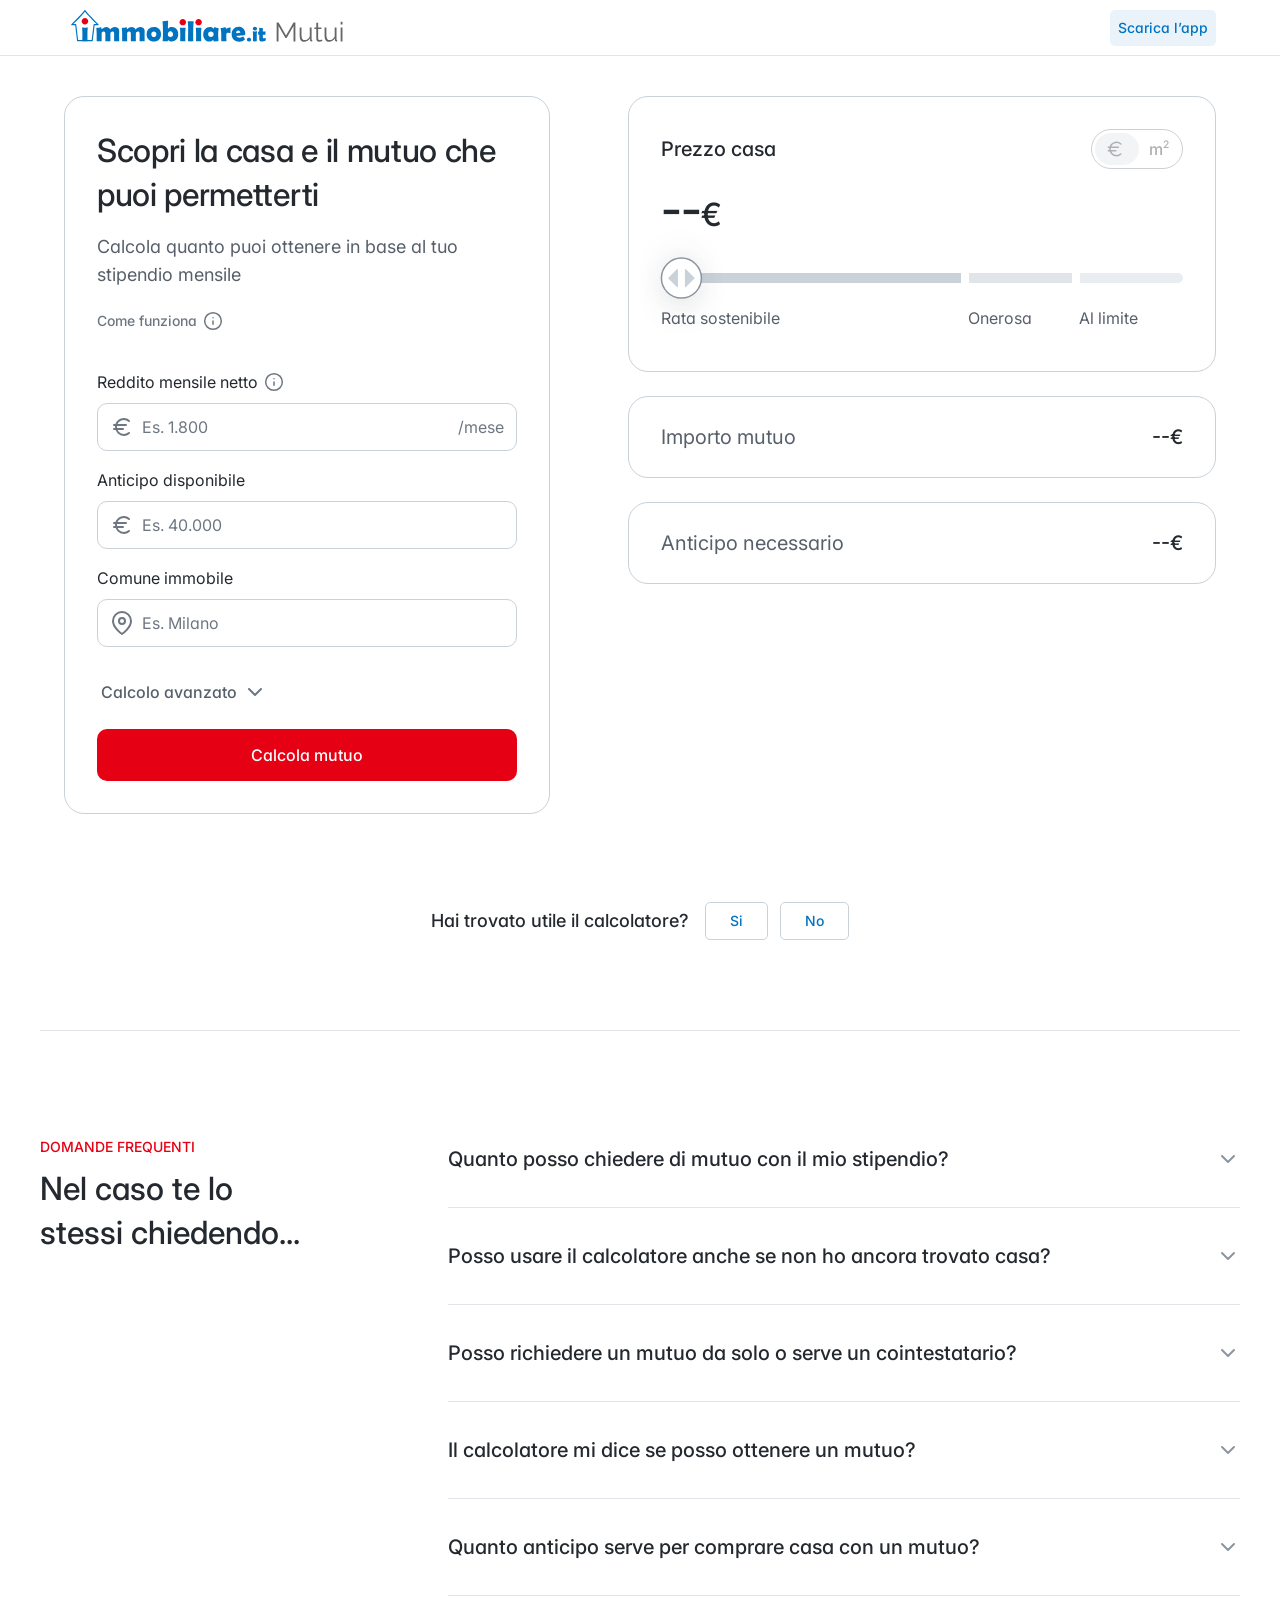
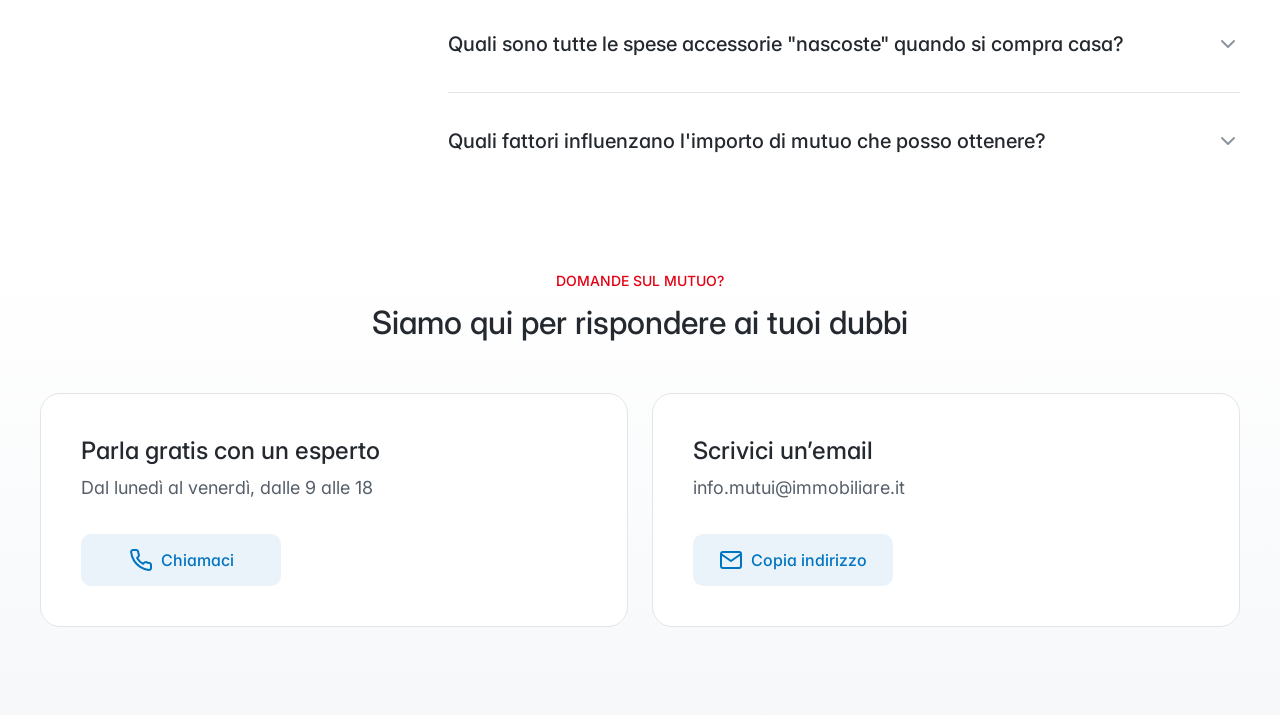
<file: index.html>
<!doctype html>
<html lang="it">
<head>
<meta charset="utf-8">
<meta name="viewport" content="width=device-width, initial-scale=1, viewport-fit=cover">
<title>Calcolatore mutuo: quanto mutuo puoi ottenere | Immobiliare.it Mutui</title>
<meta name="description" content="Scopri la casa e il mutuo che puoi permetterti: calcola quanto puoi ottenere in base al tuo stipendio mensile.">
<meta property="og:title" content="Scopri la casa e il mutuo che puoi permetterti">
<meta property="og:description" content="Calcola quanto puoi ottenere in base al tuo stipendio mensile.">
<meta name="theme-color" content="#ffffff">
<link rel="icon" href="data:image/svg+xml,<svg xmlns='http://www.w3.org/2000/svg' viewBox='0 0 100 100'><text y='.9em' font-size='90'>🏠</text></svg>">
<link rel="preconnect" href="https://fonts.googleapis.com">
<link rel="preconnect" href="https://fonts.gstatic.com" crossorigin>
<link href="https://fonts.googleapis.com/css2?family=Inter:wght@400;500;600;700;800&display=swap" rel="stylesheet">
<link rel="stylesheet" href="style.css">
</head>
<body>
<header class="site-header">
  <div class="hdr-inner">
    <a class="logo" href="https://www.immobiliare.it/mutui/" aria-label="Immobiliare.it Mutui">
      <img src="assets/logo.svg" alt="Immobiliare.it Mutui" width="287" height="51">
    </a>
    <a class="btn-small" id="appLink" href="https://www.immobiliare.it/mutui/app-mutui/">Scarica l’app</a>
  </div>
</header>

<main>
<section class="calc">
  <div class="calc-grid" id="grid">
    <!-- ============ FORM ============ -->
    <form class="card form-card" id="form" novalidate autocomplete="off">
      <div class="form-copy">
        <h1>Scopri la casa e il mutuo che puoi permetterti</h1>
        <p class="sub">Calcola quanto puoi ottenere in base al tuo stipendio mensile</p>
        <button type="button" class="how" data-info="come">Come funziona <svg aria-hidden="true" focusable="false" width="20" height="20" viewBox="0 0 20 20" fill="none" xmlns="http://www.w3.org/2000/svg"><path d="M10.0001 18.3327C14.6025 18.3327 18.3334 14.6017 18.3334 9.99935C18.3334 5.39698 14.6025 1.66602 10.0001 1.66602C5.39771 1.66602 1.66675 5.39698 1.66675 9.99935C1.66675 14.6017 5.39771 18.3327 10.0001 18.3327Z" stroke="#6E7781" stroke-width="1.5" stroke-linecap="round" stroke-linejoin="round"/><path d="M10 13.3333V10" stroke="#6E7781" stroke-width="1.5" stroke-linecap="round" stroke-linejoin="round"/><path d="M10 6.66602H10.0083" stroke="#6E7781" stroke-width="1.5" stroke-linecap="round" stroke-linejoin="round"/></svg></button>
      </div>

      <div class="fields">
        <div class="field" data-field="reddito">
          <div class="label lg"><label for="reddito">Reddito mensile netto</label>
            <button type="button" class="info-btn" data-info="reddito" aria-label="Info reddito mensile netto"><svg aria-hidden="true" focusable="false" width="20" height="20" viewBox="0 0 20 20" fill="none" xmlns="http://www.w3.org/2000/svg"><path d="M10.0001 18.3327C14.6025 18.3327 18.3334 14.6017 18.3334 9.99935C18.3334 5.39698 14.6025 1.66602 10.0001 1.66602C5.39771 1.66602 1.66675 5.39698 1.66675 9.99935C1.66675 14.6017 5.39771 18.3327 10.0001 18.3327Z" stroke="#6E7781" stroke-width="1.5" stroke-linecap="round" stroke-linejoin="round"/><path d="M10 13.3333V10" stroke="#6E7781" stroke-width="1.5" stroke-linecap="round" stroke-linejoin="round"/><path d="M10 6.66602H10.0083" stroke="#6E7781" stroke-width="1.5" stroke-linecap="round" stroke-linejoin="round"/></svg></button></div>
          <div class="control">
            <svg aria-hidden="true" focusable="false" class="lead" width="24" height="24" viewBox="0 0 24 24" fill="none" xmlns="http://www.w3.org/2000/svg"><path d="M4 10H16M4 14H13M19 6.00003C17.5771 4.70768 15.7222 3.99427 13.8 4.00003C12.7625 4.01308 11.7378 4.23037 10.7843 4.63949C9.83083 5.0486 8.96727 5.64153 8.24296 6.38442C7.51864 7.1273 6.94776 8.00559 6.56291 8.96913C6.17806 9.93266 5.98678 10.9626 6 12C6 16.4 9.5 20 13.8 20C15.8 20 17.6 19.2 19 18" stroke="#6E7781" stroke-width="2" stroke-linecap="round" stroke-linejoin="round"/></svg>
            <input id="reddito" inputmode="numeric" placeholder="Es. 1.800" maxlength="9" aria-describedby="err-reddito">
            <span class="suffix" data-suffix>/mese</span>
            <button type="button" class="clear" aria-label="Cancella reddito"><svg aria-hidden="true" focusable="false" width="24" height="24" viewBox="0 0 24 24" fill="none" xmlns="http://www.w3.org/2000/svg"><path d="M12 22C17.5228 22 22 17.5228 22 12C22 6.47715 17.5228 2 12 2C6.47715 2 2 6.47715 2 12C2 17.5228 6.47715 22 12 22Z" fill="#EFF2F6" stroke="#EFF2F6" stroke-width="2" stroke-linecap="round" stroke-linejoin="round"/><path d="M15 9L9 15M9 9L15 15" stroke="#6E7781" stroke-width="2" stroke-linecap="round" stroke-linejoin="round"/></svg></button>
          </div>
          <div class="err" id="err-reddito" aria-live="polite"><span></span></div>
        </div>

        <div class="field" data-field="anticipo">
          <div class="label"><label for="anticipo">Anticipo disponibile</label></div>
          <div class="control">
            <svg aria-hidden="true" focusable="false" class="lead" width="24" height="24" viewBox="0 0 24 24" fill="none" xmlns="http://www.w3.org/2000/svg"><path d="M4 10H16M4 14H13M19 6.00003C17.5771 4.70768 15.7222 3.99427 13.8 4.00003C12.7625 4.01308 11.7378 4.23037 10.7843 4.63949C9.83083 5.0486 8.96727 5.64153 8.24296 6.38442C7.51864 7.1273 6.94776 8.00559 6.56291 8.96913C6.17806 9.93266 5.98678 10.9626 6 12C6 16.4 9.5 20 13.8 20C15.8 20 17.6 19.2 19 18" stroke="#6E7781" stroke-width="2" stroke-linecap="round" stroke-linejoin="round"/></svg>
            <input id="anticipo" inputmode="numeric" placeholder="Es. 40.000" maxlength="13" aria-describedby="err-anticipo">
            <button type="button" class="clear" aria-label="Cancella anticipo"><svg aria-hidden="true" focusable="false" width="24" height="24" viewBox="0 0 24 24" fill="none" xmlns="http://www.w3.org/2000/svg"><path d="M12 22C17.5228 22 22 17.5228 22 12C22 6.47715 17.5228 2 12 2C6.47715 2 2 6.47715 2 12C2 17.5228 6.47715 22 12 22Z" fill="#EFF2F6" stroke="#EFF2F6" stroke-width="2" stroke-linecap="round" stroke-linejoin="round"/><path d="M15 9L9 15M9 9L15 15" stroke="#6E7781" stroke-width="2" stroke-linecap="round" stroke-linejoin="round"/></svg></button>
          </div>
          <div class="err" id="err-anticipo" aria-live="polite"><span></span></div>
        </div>

        <div class="field" data-field="comune">
          <div class="label"><label for="comune">Comune immobile</label></div>
          <div class="control">
            <svg aria-hidden="true" focusable="false" class="lead" width="24" height="24" viewBox="0 0 24 24" fill="none" xmlns="http://www.w3.org/2000/svg"><path d="M21 10C21 17 12 23 12 23C12 23 3 17 3 10C3 7.61305 3.94821 5.32387 5.63604 3.63604C7.32387 1.94821 9.61305 1 12 1C14.3869 1 16.6761 1.94821 18.364 3.63604C20.0518 5.32387 21 7.61305 21 10Z" stroke="#6E7781" stroke-width="2" stroke-linecap="round" stroke-linejoin="round"/><path d="M12 13C13.6569 13 15 11.6569 15 10C15 8.34315 13.6569 7 12 7C10.3431 7 9 8.34315 9 10C9 11.6569 10.3431 13 12 13Z" stroke="#6E7781" stroke-width="2" stroke-linecap="round" stroke-linejoin="round"/></svg>
            <input id="comune" placeholder="Es. Milano" role="combobox" aria-autocomplete="list" aria-expanded="false" aria-controls="acList" aria-describedby="err-comune">
            <button type="button" class="clear" aria-label="Cancella comune"><svg aria-hidden="true" focusable="false" width="24" height="24" viewBox="0 0 24 24" fill="none" xmlns="http://www.w3.org/2000/svg"><path d="M12 22C17.5228 22 22 17.5228 22 12C22 6.47715 17.5228 2 12 2C6.47715 2 2 6.47715 2 12C2 17.5228 6.47715 22 12 22Z" fill="#EFF2F6" stroke="#EFF2F6" stroke-width="2" stroke-linecap="round" stroke-linejoin="round"/><path d="M15 9L9 15M9 9L15 15" stroke="#6E7781" stroke-width="2" stroke-linecap="round" stroke-linejoin="round"/></svg></button>
          </div>
          <ul class="ac-list" id="acList" role="listbox"></ul>
          <div class="err" id="err-comune" aria-live="polite"><span></span></div>
        </div>
      </div>

      <div style="display:flex;flex-direction:column">
        <button type="button" class="adv-toggle" id="advToggle" aria-expanded="false" aria-controls="adv">Calcolo avanzato <svg aria-hidden="true" focusable="false" width="24" height="24" viewBox="0 0 24 24" fill="none" xmlns="http://www.w3.org/2000/svg"><path d="M18 9L12 15L6 9" stroke="#6E7781" stroke-width="2" stroke-linecap="round" stroke-linejoin="round"/></svg></button>
        <div class="collapse" id="adv">
          <div class="inner">
            <div class="adv-gap"></div>
            <div class="adv">
              <div class="field">
                <div class="label lg" id="durLbl">Durata mutuo (anni)</div>
                <div class="seg" id="durata" role="radiogroup" aria-labelledby="durLbl">
                  <button type="button" role="radio" data-v="10">10</button><button type="button" role="radio" data-v="15">15</button>
                  <button type="button" role="radio" data-v="20">20</button><button type="button" role="radio" data-v="25">25</button>
                  <button type="button" role="radio" data-v="30">30</button><button type="button" role="radio" data-v="35">35</button>
                  <button type="button" role="radio" data-v="40">40</button>
                </div>
              </div>
              <div class="field" data-field="tasso">
                <div class="label lg"><label for="tasso">Tasso di interesse</label>
                  <button type="button" class="info-btn" data-info="tasso" aria-label="Info tasso di interesse"><svg aria-hidden="true" focusable="false" width="20" height="20" viewBox="0 0 20 20" fill="none" xmlns="http://www.w3.org/2000/svg"><path d="M10.0001 18.3327C14.6025 18.3327 18.3334 14.6017 18.3334 9.99935C18.3334 5.39698 14.6025 1.66602 10.0001 1.66602C5.39771 1.66602 1.66675 5.39698 1.66675 9.99935C1.66675 14.6017 5.39771 18.3327 10.0001 18.3327Z" stroke="#6E7781" stroke-width="1.5" stroke-linecap="round" stroke-linejoin="round"/><path d="M10 13.3333V10" stroke="#6E7781" stroke-width="1.5" stroke-linecap="round" stroke-linejoin="round"/><path d="M10 6.66602H10.0083" stroke="#6E7781" stroke-width="1.5" stroke-linecap="round" stroke-linejoin="round"/></svg></button></div>
                <div class="control">
                  <svg aria-hidden="true" focusable="false" class="lead" width="24" height="24" viewBox="0 0 24 24" fill="none" xmlns="http://www.w3.org/2000/svg"><path d="M19 5L5 19" stroke="#6E7781" stroke-width="2" stroke-linecap="round" stroke-linejoin="round"/><path d="M17.5 20C18.8807 20 20 18.8807 20 17.5C20 16.1193 18.8807 15 17.5 15C16.1193 15 15 16.1193 15 17.5C15 18.8807 16.1193 20 17.5 20Z" stroke="#6E7781" stroke-width="2" stroke-linecap="round" stroke-linejoin="round"/><path d="M6.5 9C7.88071 9 9 7.88071 9 6.5C9 5.11929 7.88071 4 6.5 4C5.11929 4 4 5.11929 4 6.5C4 7.88071 5.11929 9 6.5 9Z" stroke="#6E7781" stroke-width="2" stroke-linecap="round" stroke-linejoin="round"/></svg>
                  <input id="tasso" inputmode="decimal" placeholder="Es 3,5" maxlength="5" aria-describedby="err-tasso">
                  <button type="button" class="clear" aria-label="Cancella tasso"><svg aria-hidden="true" focusable="false" width="24" height="24" viewBox="0 0 24 24" fill="none" xmlns="http://www.w3.org/2000/svg"><path d="M12 22C17.5228 22 22 17.5228 22 12C22 6.47715 17.5228 2 12 2C6.47715 2 2 6.47715 2 12C2 17.5228 6.47715 22 12 22Z" fill="#EFF2F6" stroke="#EFF2F6" stroke-width="2" stroke-linecap="round" stroke-linejoin="round"/><path d="M15 9L9 15M9 9L15 15" stroke="#6E7781" stroke-width="2" stroke-linecap="round" stroke-linejoin="round"/></svg></button>
                </div>
                <div class="err" id="err-tasso" aria-live="polite"><span></span></div>
              </div>
              <div class="green-row">
                <label><span class="switch"><input type="checkbox" id="green"><span class="track"></span><span class="knob"></span></span> Comprerò un immobile green</label>
                <button type="button" class="info-btn" data-info="green" aria-label="Info immobile green"><svg aria-hidden="true" focusable="false" width="20" height="20" viewBox="0 0 20 20" fill="none" xmlns="http://www.w3.org/2000/svg"><path d="M10.0001 18.3327C14.6025 18.3327 18.3334 14.6017 18.3334 9.99935C18.3334 5.39698 14.6025 1.66602 10.0001 1.66602C5.39771 1.66602 1.66675 5.39698 1.66675 9.99935C1.66675 14.6017 5.39771 18.3327 10.0001 18.3327Z" stroke="#6E7781" stroke-width="1.5" stroke-linecap="round" stroke-linejoin="round"/><path d="M10 13.3333V10" stroke="#6E7781" stroke-width="1.5" stroke-linecap="round" stroke-linejoin="round"/><path d="M10 6.66602H10.0083" stroke="#6E7781" stroke-width="1.5" stroke-linecap="round" stroke-linejoin="round"/></svg></button>
              </div>
            </div>
          </div>
        </div>
        <div style="height:24px"></div>
        <button type="submit" class="btn btn-red" id="submitBtn">Calcola mutuo</button>
      </div>
    </form>

    <!-- ============ OUTPUT ============ -->
    <div class="output" id="output" aria-live="polite">
      <div class="price-block">
        <div class="intro-wrap"><div>
          <div class="intro">
            <div class="intro-copy">
              <p class="intro-title"><span class="d">Ecco quanto potresti richiedere</span><span class="m">Quanto potresti richiedere</span></p>
              <button type="button" class="share-btn" id="shareBtn"><svg aria-hidden="true" focusable="false" width="20" height="20" viewBox="0 0 20 20" fill="none" xmlns="http://www.w3.org/2000/svg"><path d="M15 18.334C16.3807 18.334 17.5 17.2147 17.5 15.834C17.5 14.4533 16.3807 13.334 15 13.334C13.6193 13.334 12.5 14.4533 12.5 15.834C12.5 17.2147 13.6193 18.334 15 18.334Z" stroke="#0074C1" stroke-width="1.5" stroke-linecap="round" stroke-linejoin="round"/><path d="M5 12.5C6.38071 12.5 7.5 11.3807 7.5 10C7.5 8.61929 6.38071 7.5 5 7.5C3.61929 7.5 2.5 8.61929 2.5 10C2.5 11.3807 3.61929 12.5 5 12.5Z" stroke="#0074C1" stroke-width="1.5" stroke-linecap="round" stroke-linejoin="round"/><path d="M7.15833 11.2578L12.85 14.5745" stroke="#0074C1" stroke-width="1.5" stroke-linecap="round" stroke-linejoin="round"/><path d="M15 6.66602C16.3807 6.66602 17.5 5.54673 17.5 4.16602C17.5 2.7853 16.3807 1.66602 15 1.66602C13.6193 1.66602 12.5 2.7853 12.5 4.16602C12.5 5.54673 13.6193 6.66602 15 6.66602Z" stroke="#0074C1" stroke-width="1.5" stroke-linecap="round" stroke-linejoin="round"/><path d="M12.8417 5.42578L7.15833 8.74245" stroke="#0074C1" stroke-width="1.5" stroke-linecap="round" stroke-linejoin="round"/></svg>Condividi risultati</button>
            </div>
            <div class="mascot" aria-hidden="true"><div class="mascot-in"><img src="assets/immo-lente.svg" alt=""></div></div>
          </div>
        </div></div>

        <div class="card price-card">
          <div class="pc-head">
            <div class="pc-title">
              <span class="t"><span id="pcLabel">Prezzo casa</span><span class="fire" aria-hidden="true">🔥</span>
                <button type="button" class="info-btn" data-info="mq" aria-label="Info metri quadri"><svg aria-hidden="true" focusable="false" width="20" height="20" viewBox="0 0 20 20" fill="none" xmlns="http://www.w3.org/2000/svg"><path d="M10.0001 18.3327C14.6025 18.3327 18.3334 14.6017 18.3334 9.99935C18.3334 5.39698 14.6025 1.66602 10.0001 1.66602C5.39771 1.66602 1.66675 5.39698 1.66675 9.99935C1.66675 14.6017 5.39771 18.3327 10.0001 18.3327Z" stroke="#6E7781" stroke-width="1.5" stroke-linecap="round" stroke-linejoin="round"/><path d="M10 13.3333V10" stroke="#6E7781" stroke-width="1.5" stroke-linecap="round" stroke-linejoin="round"/><path d="M10 6.66602H10.0083" stroke="#6E7781" stroke-width="1.5" stroke-linecap="round" stroke-linejoin="round"/></svg></button></span>
              <div class="unit-sw disabled" id="unitSw" role="radiogroup" aria-label="Unità di misura"><span class="ind" aria-hidden="true"></span>
                <button type="button" role="radio" aria-checked="true" data-u="eur" aria-label="Euro"><svg aria-hidden="true" focusable="false" width="20" height="20" viewBox="0 0 20 20" fill="none" xmlns="http://www.w3.org/2000/svg"><path d="M3.33337 8.33401H13.3334M3.33337 11.6673H10.8334M15.8334 5.00068C14.6476 3.92371 13.1019 3.32921 11.5 3.33401C10.6355 3.34489 9.78154 3.52596 8.98697 3.86689C8.1924 4.20782 7.47277 4.70193 6.86917 5.321C6.26558 5.94007 5.78984 6.67198 5.46913 7.47492C5.14843 8.27787 4.98903 9.13613 5.00004 10.0007C5.00004 13.6673 7.91671 16.6673 11.5 16.6673C13.1667 16.6673 14.6667 16.0007 15.8334 15.0007" stroke="currentColor" stroke-width="1.5" stroke-linecap="round" stroke-linejoin="round"/></svg></button>
                <button type="button" role="radio" aria-checked="false" data-u="mq" aria-label="Metri quadri"><span class="m2">m<sup>2</sup></span></button>
              </div>
            </div>
            <div class="big empty tnum" id="bigVal"><span class="num">--</span><span class="unit">€</span></div>
          </div>
          <div class="rrr disabled" id="rrr">
            <div class="rrr-track" id="rrrTrack">
              <span class="seg-z z1"></span><span class="seg-z z2"></span><span class="seg-z z3"></span>
              <div class="thumb-rrr" id="rrrThumb" role="slider" tabindex="-1" aria-label="Rapporto rata reddito" aria-valuemin="20" aria-valuemax="40" aria-valuenow="30">
                <span class="rrr-tip" id="rrrTip">Rata 30% del reddito</span>
                <svg aria-hidden="true" focusable="false" class="ptr" width="95" height="115" viewBox="0 0 95 115" fill="none" xmlns="http://www.w3.org/2000/svg"><g filter="url(#ptrShadow)"><circle cx="47.4166" cy="54.084" r="20" fill="white"/><circle cx="47.4166" cy="54.084" r="20" stroke="#8C959F" stroke-width="1.5"/></g><path d="M43.9166 45.5929C43.9166 45.0361 43.2434 44.7572 42.8497 45.1509L34.3586 53.642C34.1145 53.8861 34.1145 54.2818 34.3586 54.5259L42.8497 63.017C43.2434 63.4108 43.9166 63.1319 43.9166 62.5751V45.5929Z" fill="#C9D1D9"/><path d="M50.9166 45.5929C50.9166 45.0361 51.5898 44.7572 51.9836 45.1509L60.4747 53.642C60.7188 53.8861 60.7188 54.2818 60.4747 54.5259L51.9836 63.017C51.5898 63.4108 50.9166 63.1319 50.9166 62.5751V45.5929Z" fill="#C9D1D9"/><defs><filter id="ptrShadow" x="-4.19617e-05" y="0.000649452" width="94.8333" height="114.833" filterUnits="userSpaceOnUse" color-interpolation-filters="sRGB"><feFlood flood-opacity="0" result="BackgroundImageFix"/><feColorMatrix in="SourceAlpha" type="matrix" values="0 0 0 0 0 0 0 0 0 0 0 0 0 0 0 0 0 0 127 0" result="hardAlpha"/><feOffset dy="13.3333"/><feGaussianBlur stdDeviation="13.3333"/><feColorMatrix type="matrix" values="0 0 0 0 0.141176 0 0 0 0 0.160784 0 0 0 0 0.184314 0 0 0 0.08 0"/><feBlend mode="normal" in2="BackgroundImageFix" result="effect1_dropShadow"/><feColorMatrix in="SourceAlpha" type="matrix" values="0 0 0 0 0 0 0 0 0 0 0 0 0 0 0 0 0 0 127 0" result="hardAlpha"/><feOffset dy="-6.66667"/><feGaussianBlur stdDeviation="13.3333"/><feColorMatrix type="matrix" values="0 0 0 0 0.141176 0 0 0 0 0.160784 0 0 0 0 0.184314 0 0 0 0.06 0"/><feBlend mode="normal" in2="effect1_dropShadow" result="effect2_dropShadow"/><feBlend mode="normal" in="SourceGraphic" in2="effect2_dropShadow" result="shape"/></filter></defs></svg>
              </div>
            </div>
            <div class="rrr-labels" id="rrrLabels"><span>Rata sostenibile</span><span>Onerosa</span><span>Al limite</span></div>
          </div>
        </div>
      </div>

      <!-- Importo mutuo -->
      <div class="card acc disabled" id="mutuoCard">
        <button type="button" class="acc-head" aria-expanded="false" aria-controls="mutuoBody" disabled>
          <span class="l">Importo mutuo</span><span class="r"><span class="tnum dash" id="mutuoVal">--€</span><svg aria-hidden="true" focusable="false" class="chev" width="20" height="20" viewBox="0 0 20 20" fill="none" xmlns="http://www.w3.org/2000/svg"><path d="M15 7.5L10 12.5L5 7.5" stroke="#6E7781" stroke-width="1.5" stroke-linecap="round" stroke-linejoin="round"/></svg></span>
        </button>
        <div class="collapse acc-body" id="mutuoBody"><div class="inner"><div class="content">
          <div class="kv"><span class="k"><span class="lbl-m">Percentuale di mutuo</span><span class="lbl-d">Percentuale mutuo</span> <button type="button" class="info-btn" data-info="ltv" aria-label="Info percentuale di mutuo"><svg aria-hidden="true" focusable="false" width="20" height="20" viewBox="0 0 20 20" fill="none" xmlns="http://www.w3.org/2000/svg"><path d="M10.0001 18.3327C14.6025 18.3327 18.3334 14.6017 18.3334 9.99935C18.3334 5.39698 14.6025 1.66602 10.0001 1.66602C5.39771 1.66602 1.66675 5.39698 1.66675 9.99935C1.66675 14.6017 5.39771 18.3327 10.0001 18.3327Z" stroke="#6E7781" stroke-width="1.5" stroke-linecap="round" stroke-linejoin="round"/><path d="M10 13.3333V10" stroke="#6E7781" stroke-width="1.5" stroke-linecap="round" stroke-linejoin="round"/><path d="M10 6.66602H10.0083" stroke="#6E7781" stroke-width="1.5" stroke-linecap="round" stroke-linejoin="round"/></svg></button></span><span class="chip tnum" id="ltvChip">80%</span></div>
          <div class="kv"><span class="k">Rapporto rata reddito <button type="button" class="info-btn" data-info="rrr" aria-label="Info rapporto rata reddito"><svg aria-hidden="true" focusable="false" width="20" height="20" viewBox="0 0 20 20" fill="none" xmlns="http://www.w3.org/2000/svg"><path d="M10.0001 18.3327C14.6025 18.3327 18.3334 14.6017 18.3334 9.99935C18.3334 5.39698 14.6025 1.66602 10.0001 1.66602C5.39771 1.66602 1.66675 5.39698 1.66675 9.99935C1.66675 14.6017 5.39771 18.3327 10.0001 18.3327Z" stroke="#6E7781" stroke-width="1.5" stroke-linecap="round" stroke-linejoin="round"/><path d="M10 13.3333V10" stroke="#6E7781" stroke-width="1.5" stroke-linecap="round" stroke-linejoin="round"/><path d="M10 6.66602H10.0083" stroke="#6E7781" stroke-width="1.5" stroke-linecap="round" stroke-linejoin="round"/></svg></button></span><span class="chip ok tnum" id="rrrChip">30%</span></div>
          <div id="ltv100Note" class="scn100" hidden>
            <p class="note">Con anticipo inferiore a 5.000€ la stima si basa su un mutuo al 100%, che comporta verifiche e requisiti aggiuntivi</p>
            <a class="lnk" href="https://www.immobiliare.it/mutui/simulazione/">Ottieni una stima personalizzata</a>
          </div>
        </div></div></div>
      </div>

      <!-- Anticipo -->
      <div class="card acc disabled" id="antCard">
        <button type="button" class="acc-head" aria-expanded="false" aria-controls="antBody" disabled>
          <span class="l">Anticipo necessario</span><span class="r"><svg aria-hidden="true" focusable="false" class="warn-ic" width="20" height="20" viewBox="0 0 20 20" fill="none" xmlns="http://www.w3.org/2000/svg"><path d="M8.5749 3.21635L1.51656 14.9997C1.37104 15.2517 1.29403 15.5374 1.29322 15.8284C1.2924 16.1195 1.3678 16.4056 1.51192 16.6585C1.65603 16.9113 1.86383 17.122 2.11465 17.2696C2.36547 17.4171 2.65056 17.4965 2.94156 17.4997H17.0582C17.3492 17.4965 17.6343 17.4171 17.8851 17.2696C18.136 17.122 18.3438 16.9113 18.4879 16.6585C18.632 16.4056 18.7074 16.1195 18.7066 15.8284C18.7058 15.5374 18.6288 15.2517 18.4832 14.9997L11.4249 3.21635C11.2763 2.97144 11.0672 2.76895 10.8176 2.62842C10.568 2.48789 10.2863 2.41406 9.9999 2.41406C9.71345 2.41406 9.43184 2.48789 9.18223 2.62842C8.93263 2.76895 8.72345 2.97144 8.5749 3.21635V3.21635Z" stroke="#CF0043" stroke-width="1.5" stroke-linecap="round" stroke-linejoin="round"/><path d="M10 7.5V10.8333" stroke="#CF0043" stroke-width="1.5" stroke-linecap="round" stroke-linejoin="round"/><path d="M10 14.168H10.0083" stroke="#CF0043" stroke-width="1.5" stroke-linecap="round" stroke-linejoin="round"/></svg><span class="tnum dash" id="antVal">--€</span><svg aria-hidden="true" focusable="false" class="chev" width="20" height="20" viewBox="0 0 20 20" fill="none" xmlns="http://www.w3.org/2000/svg"><path d="M15 7.5L10 12.5L5 7.5" stroke="#6E7781" stroke-width="1.5" stroke-linecap="round" stroke-linejoin="round"/></svg></span>
        </button>
        <div class="collapse acc-body" id="antBody"><div class="inner"><div class="content">
          <div class="abar" id="abar"><i class="s"></i><i class="c"></i></div>
          <div style="display:flex;flex-direction:column;gap:12px">
            <div class="kv"><span class="k"><span class="dot" style="background:var(--b100)"></span>Spese accessorie <button type="button" class="info-btn" data-info="spese" aria-label="Info spese accessorie"><svg aria-hidden="true" focusable="false" width="20" height="20" viewBox="0 0 20 20" fill="none" xmlns="http://www.w3.org/2000/svg"><path d="M10.0001 18.3327C14.6025 18.3327 18.3334 14.6017 18.3334 9.99935C18.3334 5.39698 14.6025 1.66602 10.0001 1.66602C5.39771 1.66602 1.66675 5.39698 1.66675 9.99935C1.66675 14.6017 5.39771 18.3327 10.0001 18.3327Z" stroke="#6E7781" stroke-width="1.5" stroke-linecap="round" stroke-linejoin="round"/><path d="M10 13.3333V10" stroke="#6E7781" stroke-width="1.5" stroke-linecap="round" stroke-linejoin="round"/><path d="M10 6.66602H10.0083" stroke="#6E7781" stroke-width="1.5" stroke-linecap="round" stroke-linejoin="round"/></svg></button></span><span class="v tnum" id="speseVal">-</span></div>
            <div class="kv"><span class="k"><span class="dot" style="background:var(--b200)"></span><span id="acLabel">Anticipo casa del 20%</span></span><span class="v tnum" id="acVal">-</span></div>
          </div>
          <!-- scenario: anticipo non sufficiente -->
          <div class="scn neg" id="scnNeg" hidden>
            <p class="note">Il mutuo è sostenibile, ma per acquistare questa casa ti servono altri <b class="tnum" id="missVal">-</b> per anticipo e spese <button type="button" class="info-btn" data-info="mancante" aria-label="Info anticipo mancante"><svg aria-hidden="true" focusable="false" width="20" height="20" viewBox="0 0 20 20" fill="none" xmlns="http://www.w3.org/2000/svg"><path d="M10.0001 18.3327C14.6025 18.3327 18.3334 14.6017 18.3334 9.99935C18.3334 5.39698 14.6025 1.66602 10.0001 1.66602C5.39771 1.66602 1.66675 5.39698 1.66675 9.99935C1.66675 14.6017 5.39771 18.3327 10.0001 18.3327Z" stroke="#6E7781" stroke-width="1.5" stroke-linecap="round" stroke-linejoin="round"/><path d="M10 13.3333V10" stroke="#6E7781" stroke-width="1.5" stroke-linecap="round" stroke-linejoin="round"/><path d="M10 6.66602H10.0083" stroke="#6E7781" stroke-width="1.5" stroke-linecap="round" stroke-linejoin="round"/></svg></button></p>
            <a class="lnk" href="https://www.immobiliare.it/mutui/simulazione/">Ottieni una stima personalizzata</a>
          </div>
          <!-- scenario: anticipo che avanza -->
          <div class="scn" id="scnPos" hidden>
            <div class="rim"><span class="k">Ti rimangono <span class="v tnum" id="rimVal">-</span><button type="button" class="info-btn" id="rimInfo" data-info="rimanente" aria-label="Info anticipo rimanente"><svg aria-hidden="true" focusable="false" width="20" height="20" viewBox="0 0 20 20" fill="none" xmlns="http://www.w3.org/2000/svg"><path d="M10.0001 18.3327C14.6025 18.3327 18.3334 14.6017 18.3334 9.99935C18.3334 5.39698 14.6025 1.66602 10.0001 1.66602C5.39771 1.66602 1.66675 5.39698 1.66675 9.99935C1.66675 14.6017 5.39771 18.3327 10.0001 18.3327Z" stroke="#6E7781" stroke-width="1.5" stroke-linecap="round" stroke-linejoin="round"/><path d="M10 13.3333V10" stroke="#6E7781" stroke-width="1.5" stroke-linecap="round" stroke-linejoin="round"/><path d="M10 6.66602H10.0083" stroke="#6E7781" stroke-width="1.5" stroke-linecap="round" stroke-linejoin="round"/></svg></button></span></div>
            <div class="useall" id="useAllRow">
              <label for="useAll"><span class="flame" aria-hidden="true">🔥 </span>Usa tutto l’anticipo</label>
              <span class="switch"><input type="checkbox" id="useAll" disabled><span class="track"></span><span class="knob"></span></span>
            </div>
          </div>
        </div></div></div>
      </div>

      <!-- Tipo immobile (m²) -->
      <div class="card tipo swap-hide" id="tipoCard">
        <div class="tipo-row"><div><p class="k">Stima tipo immobile</p><p class="v" id="tipoVal">-</p></div><span class="plan" id="planIc"></span></div>
        <div class="tipo-row"><p class="v" id="cittaVal">-</p><svg aria-hidden="true" focusable="false" class="pin" width="32" height="32" viewBox="0 0 32 32" fill="none" xmlns="http://www.w3.org/2000/svg"><path d="M23.5458 18.8223C27.075 19.7601 29.3913 21.3374 29.3913 23.1251C29.3913 26.0013 23.3958 28.3329 16 28.3329C8.60418 28.3329 2.60868 26.0013 2.60868 23.1251C2.60868 21.3374 4.92501 19.7601 8.45419 18.8223" stroke="#6E7781" stroke-width="2" stroke-linecap="round" stroke-linejoin="round"/><path d="M23.4396 10.1056C23.4396 14.2144 16 23.497 16 23.497C16 23.497 8.56037 14.2144 8.56037 10.1056C8.56037 5.99685 11.8912 2.66602 16 2.66602C20.1088 2.66602 23.4396 5.99685 23.4396 10.1056Z" stroke="#6E7781" stroke-width="2" stroke-linecap="round" stroke-linejoin="round"/><circle cx="16" cy="10.4789" r="2.60387" stroke="#6E7781" stroke-width="2" stroke-linecap="round" stroke-linejoin="round"/></svg></div>
      </div>

      <a class="card cta-card swap-hide" id="cta" href="https://www.immobiliare.it/mutui/simulazione/">
        <span class="t">Confronta 10+ banche</span>
        <span class="btn">Scopri la tua rata <svg aria-hidden="true" focusable="false" class="arrow" width="24" height="24" viewBox="0 0 24 24" fill="none" xmlns="http://www.w3.org/2000/svg"><path d="M5 12H19" stroke="currentColor" stroke-width="2" stroke-linecap="round" stroke-linejoin="round"/><path d="M12 19L19 12L12 5" stroke="currentColor" stroke-width="2" stroke-linecap="round" stroke-linejoin="round"/></svg></span>
      </a>
    </div>
  </div>

  <!-- Feedback -->
  <div class="fb-wrap" id="fbWrap"><div class="inner">
    <hr class="sep m-only">
    <div class="fb" id="fb">
      <div class="fb-step q" id="fbQ">
        <p class="fb-title">Hai trovato utile il calcolatore?</p>
        <div class="fb-btns"><button type="button" class="fb-btn" data-fb="si">Si</button><button type="button" class="fb-btn" data-fb="no">No</button></div>
      </div>
      <div class="fb-step form" id="fbF" hidden>
        <label class="fb-title" for="fbText" id="fbTitle">Cosa ti è piaciuto?</label>
        <textarea class="fb-area" id="fbText" placeholder="Descrivi la tua esperienza" maxlength="500"></textarea>
        <button type="button" class="fb-send" id="fbSend">Invia feedback</button>
      </div>
      <div class="fb-step end" id="fbE" hidden><p class="fb-title">Grazie per il tuo feedback!</p></div>
    </div>
  </div></div>
</section>

<div class="sep-wrap"><hr class="sep"></div>

<section class="faq" aria-labelledby="faqTitle">
  <div class="faq-in">
    <div class="faq-head"><p class="eyebrow">Domande frequenti</p><h2 id="faqTitle">Nel caso te lo<br class="br-d"> stessi chiedendo...</h2></div>
    <div class="faq-list" id="faqList"></div>
  </div>
</section>

<div class="sep-wrap m-only"><hr class="sep"></div>

<section class="contacts" aria-labelledby="ctTitle">
  <div class="contacts-in">
    <div class="contacts-head"><p class="eyebrow">Domande sul mutuo?</p><h2 id="ctTitle">Siamo qui per<br class="br-m"> rispondere ai tuoi dubbi</h2></div>
    <div class="ccards">
      <div class="ccard">
        <div class="copy"><h3>Parla gratis con un esperto</h3><p>Dal lunedì al venerdì, dalle 9 alle 18</p></div>
        <a class="btn btn-blue-low" id="callBtn" href="tel:+390640060565"><span class="lbl"><svg aria-hidden="true" focusable="false" width="24" height="24" viewBox="0 0 24 24" fill="none" xmlns="http://www.w3.org/2000/svg"><path d="M21.9999 16.9201V19.9201C22.0011 20.1986 21.944 20.4743 21.8324 20.7294C21.7209 20.9846 21.5572 21.2137 21.352 21.402C21.1468 21.5902 20.9045 21.7336 20.6407 21.8228C20.3769 21.912 20.0973 21.9452 19.8199 21.9201C16.7428 21.5857 13.7869 20.5342 11.1899 18.8501C8.77376 17.3148 6.72527 15.2663 5.18993 12.8501C3.49991 10.2413 2.44818 7.27109 2.11993 4.1801C2.09494 3.90356 2.12781 3.62486 2.21643 3.36172C2.30506 3.09859 2.4475 2.85679 2.6347 2.65172C2.82189 2.44665 3.04974 2.28281 3.30372 2.17062C3.55771 2.05843 3.83227 2.00036 4.10993 2.0001H7.10993C7.59524 1.99532 8.06572 2.16718 8.43369 2.48363C8.80166 2.80008 9.04201 3.23954 9.10993 3.7201C9.23656 4.68016 9.47138 5.62282 9.80993 6.5301C9.94448 6.88802 9.9736 7.27701 9.89384 7.65098C9.81408 8.02494 9.6288 8.36821 9.35993 8.6401L8.08993 9.9101C9.51349 12.4136 11.5864 14.4865 14.0899 15.9101L15.3599 14.6401C15.6318 14.3712 15.9751 14.1859 16.3491 14.1062C16.723 14.0264 17.112 14.0556 17.4699 14.1901C18.3772 14.5286 19.3199 14.7635 20.2799 14.8901C20.7657 14.9586 21.2093 15.2033 21.5265 15.5776C21.8436 15.9519 22.0121 16.4297 21.9999 16.9201Z" stroke="#0074C1" stroke-width="2" stroke-linecap="round" stroke-linejoin="round"/></svg><span>Chiamaci</span></span></a>
      </div>
      <div class="ccard">
        <div class="copy"><h3>Scrivici un’email</h3><p>info.mutui@immobiliare.it</p></div>
        <button type="button" class="btn btn-blue-low" id="copyMail"><span class="lbl"><svg aria-hidden="true" focusable="false" width="24" height="24" viewBox="0 0 24 24" fill="none" xmlns="http://www.w3.org/2000/svg"><path d="M4 4H20C21.1 4 22 4.9 22 6V18C22 19.1 21.1 20 20 20H4C2.9 20 2 19.1 2 18V6C2 4.9 2.9 4 4 4Z" stroke="#0074C1" stroke-width="2" stroke-linecap="round" stroke-linejoin="round"/><path d="M22 6L12 13L2 6" stroke="#0074C1" stroke-width="2" stroke-linecap="round" stroke-linejoin="round"/></svg><span>Copia indirizzo</span></span></button>
      </div>
    </div>
  </div>
</section>
</main>

<div class="overlay" id="overlay" aria-hidden="true">
  <div class="sheet" id="sheet" role="dialog" aria-modal="true" aria-labelledby="sheetTitle" tabindex="-1">
        <div class="sheet-head"><h2 id="sheetTitle"></h2><button type="button" class="x" id="sheetClose" aria-label="Chiudi"><svg aria-hidden="true" focusable="false" width="24" height="24" viewBox="0 0 24 24" fill="none" xmlns="http://www.w3.org/2000/svg"><path d="M18 6L6 18" stroke="#8C959F" stroke-width="2" stroke-linecap="round" stroke-linejoin="round"/><path d="M6 6L18 18" stroke="#8C959F" stroke-width="2" stroke-linecap="round" stroke-linejoin="round"/></svg></button></div>
    <div class="sheet-body" id="sheetBody"></div>
  </div>
</div>
<div class="toast" id="toast" role="status"></div>

<script>window.ICONS={"info20": "<svg width=\"20\" height=\"20\" viewBox=\"0 0 20 20\" fill=\"none\" xmlns=\"http://www.w3.org/2000/svg\"><path d=\"M10.0001 18.3327C14.6025 18.3327 18.3334 14.6017 18.3334 9.99935C18.3334 5.39698 14.6025 1.66602 10.0001 1.66602C5.39771 1.66602 1.66675 5.39698 1.66675 9.99935C1.66675 14.6017 5.39771 18.3327 10.0001 18.3327Z\" stroke=\"#6E7781\" stroke-width=\"1.5\" stroke-linecap=\"round\" stroke-linejoin=\"round\"/><path d=\"M10 13.3333V10\" stroke=\"#6E7781\" stroke-width=\"1.5\" stroke-linecap=\"round\" stroke-linejoin=\"round\"/><path d=\"M10 6.66602H10.0083\" stroke=\"#6E7781\" stroke-width=\"1.5\" stroke-linecap=\"round\" stroke-linejoin=\"round\"/></svg>", "euroField": "<svg width=\"24\" height=\"24\" viewBox=\"0 0 24 24\" fill=\"none\" xmlns=\"http://www.w3.org/2000/svg\"><path d=\"M4 10H16M4 14H13M19 6.00003C17.5771 4.70768 15.7222 3.99427 13.8 4.00003C12.7625 4.01308 11.7378 4.23037 10.7843 4.63949C9.83083 5.0486 8.96727 5.64153 8.24296 6.38442C7.51864 7.1273 6.94776 8.00559 6.56291 8.96913C6.17806 9.93266 5.98678 10.9626 6 12C6 16.4 9.5 20 13.8 20C15.8 20 17.6 19.2 19 18\" stroke=\"#6E7781\" stroke-width=\"2\" stroke-linecap=\"round\" stroke-linejoin=\"round\"/></svg>", "cross": "<svg width=\"24\" height=\"24\" viewBox=\"0 0 24 24\" fill=\"none\" xmlns=\"http://www.w3.org/2000/svg\"><path d=\"M12 22C17.5228 22 22 17.5228 22 12C22 6.47715 17.5228 2 12 2C6.47715 2 2 6.47715 2 12C2 17.5228 6.47715 22 12 22Z\" fill=\"#EFF2F6\" stroke=\"#EFF2F6\" stroke-width=\"2\" stroke-linecap=\"round\" stroke-linejoin=\"round\"/><path d=\"M15 9L9 15M9 9L15 15\" stroke=\"#6E7781\" stroke-width=\"2\" stroke-linecap=\"round\" stroke-linejoin=\"round\"/></svg>", "pin24": "<svg width=\"24\" height=\"24\" viewBox=\"0 0 24 24\" fill=\"none\" xmlns=\"http://www.w3.org/2000/svg\"><path d=\"M21 10C21 17 12 23 12 23C12 23 3 17 3 10C3 7.61305 3.94821 5.32387 5.63604 3.63604C7.32387 1.94821 9.61305 1 12 1C14.3869 1 16.6761 1.94821 18.364 3.63604C20.0518 5.32387 21 7.61305 21 10Z\" stroke=\"#6E7781\" stroke-width=\"2\" stroke-linecap=\"round\" stroke-linejoin=\"round\"/><path d=\"M12 13C13.6569 13 15 11.6569 15 10C15 8.34315 13.6569 7 12 7C10.3431 7 9 8.34315 9 10C9 11.6569 10.3431 13 12 13Z\" stroke=\"#6E7781\" stroke-width=\"2\" stroke-linecap=\"round\" stroke-linejoin=\"round\"/></svg>", "chevDown24": "<svg width=\"24\" height=\"24\" viewBox=\"0 0 24 24\" fill=\"none\" xmlns=\"http://www.w3.org/2000/svg\"><path d=\"M18 9L12 15L6 9\" stroke=\"#6E7781\" stroke-width=\"2\" stroke-linecap=\"round\" stroke-linejoin=\"round\"/></svg>", "chevDownFaq": "<svg width=\"24\" height=\"24\" viewBox=\"0 0 24 24\" fill=\"none\" xmlns=\"http://www.w3.org/2000/svg\"><path d=\"M18 9L12 15L6 9\" stroke=\"#8C959F\" stroke-width=\"2\" stroke-linecap=\"round\" stroke-linejoin=\"round\"/></svg>", "share20": "<svg width=\"20\" height=\"20\" viewBox=\"0 0 20 20\" fill=\"none\" xmlns=\"http://www.w3.org/2000/svg\"><path d=\"M15 18.334C16.3807 18.334 17.5 17.2147 17.5 15.834C17.5 14.4533 16.3807 13.334 15 13.334C13.6193 13.334 12.5 14.4533 12.5 15.834C12.5 17.2147 13.6193 18.334 15 18.334Z\" stroke=\"#0074C1\" stroke-width=\"1.5\" stroke-linecap=\"round\" stroke-linejoin=\"round\"/><path d=\"M5 12.5C6.38071 12.5 7.5 11.3807 7.5 10C7.5 8.61929 6.38071 7.5 5 7.5C3.61929 7.5 2.5 8.61929 2.5 10C2.5 11.3807 3.61929 12.5 5 12.5Z\" stroke=\"#0074C1\" stroke-width=\"1.5\" stroke-linecap=\"round\" stroke-linejoin=\"round\"/><path d=\"M7.15833 11.2578L12.85 14.5745\" stroke=\"#0074C1\" stroke-width=\"1.5\" stroke-linecap=\"round\" stroke-linejoin=\"round\"/><path d=\"M15 6.66602C16.3807 6.66602 17.5 5.54673 17.5 4.16602C17.5 2.7853 16.3807 1.66602 15 1.66602C13.6193 1.66602 12.5 2.7853 12.5 4.16602C12.5 5.54673 13.6193 6.66602 15 6.66602Z\" stroke=\"#0074C1\" stroke-width=\"1.5\" stroke-linecap=\"round\" stroke-linejoin=\"round\"/><path d=\"M12.8417 5.42578L7.15833 8.74245\" stroke=\"#0074C1\" stroke-width=\"1.5\" stroke-linecap=\"round\" stroke-linejoin=\"round\"/></svg>", "euro20": "<svg width=\"20\" height=\"20\" viewBox=\"0 0 20 20\" fill=\"none\" xmlns=\"http://www.w3.org/2000/svg\"><path d=\"M3.33337 8.33401H13.3334M3.33337 11.6673H10.8334M15.8334 5.00068C14.6476 3.92371 13.1019 3.32921 11.5 3.33401C10.6355 3.34489 9.78154 3.52596 8.98697 3.86689C8.1924 4.20782 7.47277 4.70193 6.86917 5.321C6.26558 5.94007 5.78984 6.67198 5.46913 7.47492C5.14843 8.27787 4.98903 9.13613 5.00004 10.0007C5.00004 13.6673 7.91671 16.6673 11.5 16.6673C13.1667 16.6673 14.6667 16.0007 15.8334 15.0007\" stroke=\"currentColor\" stroke-width=\"1.5\" stroke-linecap=\"round\" stroke-linejoin=\"round\"/></svg>", "chevDown20": "<svg width=\"20\" height=\"20\" viewBox=\"0 0 20 20\" fill=\"none\" xmlns=\"http://www.w3.org/2000/svg\"><path d=\"M15 7.5L10 12.5L5 7.5\" stroke=\"#6E7781\" stroke-width=\"1.5\" stroke-linecap=\"round\" stroke-linejoin=\"round\"/></svg>", "arrowBlue": "<svg width=\"24\" height=\"24\" viewBox=\"0 0 24 24\" fill=\"none\" xmlns=\"http://www.w3.org/2000/svg\"><path d=\"M5 12H19\" stroke=\"currentColor\" stroke-width=\"2\" stroke-linecap=\"round\" stroke-linejoin=\"round\"/><path d=\"M12 19L19 12L12 5\" stroke=\"currentColor\" stroke-width=\"2\" stroke-linecap=\"round\" stroke-linejoin=\"round\"/></svg>", "phone": "<svg width=\"24\" height=\"24\" viewBox=\"0 0 24 24\" fill=\"none\" xmlns=\"http://www.w3.org/2000/svg\"><path d=\"M21.9999 16.9201V19.9201C22.0011 20.1986 21.944 20.4743 21.8324 20.7294C21.7209 20.9846 21.5572 21.2137 21.352 21.402C21.1468 21.5902 20.9045 21.7336 20.6407 21.8228C20.3769 21.912 20.0973 21.9452 19.8199 21.9201C16.7428 21.5857 13.7869 20.5342 11.1899 18.8501C8.77376 17.3148 6.72527 15.2663 5.18993 12.8501C3.49991 10.2413 2.44818 7.27109 2.11993 4.1801C2.09494 3.90356 2.12781 3.62486 2.21643 3.36172C2.30506 3.09859 2.4475 2.85679 2.6347 2.65172C2.82189 2.44665 3.04974 2.28281 3.30372 2.17062C3.55771 2.05843 3.83227 2.00036 4.10993 2.0001H7.10993C7.59524 1.99532 8.06572 2.16718 8.43369 2.48363C8.80166 2.80008 9.04201 3.23954 9.10993 3.7201C9.23656 4.68016 9.47138 5.62282 9.80993 6.5301C9.94448 6.88802 9.9736 7.27701 9.89384 7.65098C9.81408 8.02494 9.6288 8.36821 9.35993 8.6401L8.08993 9.9101C9.51349 12.4136 11.5864 14.4865 14.0899 15.9101L15.3599 14.6401C15.6318 14.3712 15.9751 14.1859 16.3491 14.1062C16.723 14.0264 17.112 14.0556 17.4699 14.1901C18.3772 14.5286 19.3199 14.7635 20.2799 14.8901C20.7657 14.9586 21.2093 15.2033 21.5265 15.5776C21.8436 15.9519 22.0121 16.4297 21.9999 16.9201Z\" stroke=\"#0074C1\" stroke-width=\"2\" stroke-linecap=\"round\" stroke-linejoin=\"round\"/></svg>", "mail": "<svg width=\"24\" height=\"24\" viewBox=\"0 0 24 24\" fill=\"none\" xmlns=\"http://www.w3.org/2000/svg\"><path d=\"M4 4H20C21.1 4 22 4.9 22 6V18C22 19.1 21.1 20 20 20H4C2.9 20 2 19.1 2 18V6C2 4.9 2.9 4 4 4Z\" stroke=\"#0074C1\" stroke-width=\"2\" stroke-linecap=\"round\" stroke-linejoin=\"round\"/><path d=\"M22 6L12 13L2 6\" stroke=\"#0074C1\" stroke-width=\"2\" stroke-linecap=\"round\" stroke-linejoin=\"round\"/></svg>", "pin32": "<svg width=\"32\" height=\"32\" viewBox=\"0 0 32 32\" fill=\"none\" xmlns=\"http://www.w3.org/2000/svg\"><path d=\"M23.5458 18.8223C27.075 19.7601 29.3913 21.3374 29.3913 23.1251C29.3913 26.0013 23.3958 28.3329 16 28.3329C8.60418 28.3329 2.60868 26.0013 2.60868 23.1251C2.60868 21.3374 4.92501 19.7601 8.45419 18.8223\" stroke=\"#6E7781\" stroke-width=\"2\" stroke-linecap=\"round\" stroke-linejoin=\"round\"/><path d=\"M23.4396 10.1056C23.4396 14.2144 16 23.497 16 23.497C16 23.497 8.56037 14.2144 8.56037 10.1056C8.56037 5.99685 11.8912 2.66602 16 2.66602C20.1088 2.66602 23.4396 5.99685 23.4396 10.1056Z\" stroke=\"#6E7781\" stroke-width=\"2\" stroke-linecap=\"round\" stroke-linejoin=\"round\"/><circle cx=\"16\" cy=\"10.4789\" r=\"2.60387\" stroke=\"#6E7781\" stroke-width=\"2\" stroke-linecap=\"round\" stroke-linejoin=\"round\"/></svg>", "alert20": "<svg width=\"20\" height=\"20\" viewBox=\"0 0 20 20\" fill=\"none\" xmlns=\"http://www.w3.org/2000/svg\"><path d=\"M8.5749 3.21635L1.51656 14.9997C1.37104 15.2517 1.29403 15.5374 1.29322 15.8284C1.2924 16.1195 1.3678 16.4056 1.51192 16.6585C1.65603 16.9113 1.86383 17.122 2.11465 17.2696C2.36547 17.4171 2.65056 17.4965 2.94156 17.4997H17.0582C17.3492 17.4965 17.6343 17.4171 17.8851 17.2696C18.136 17.122 18.3438 16.9113 18.4879 16.6585C18.632 16.4056 18.7074 16.1195 18.7066 15.8284C18.7058 15.5374 18.6288 15.2517 18.4832 14.9997L11.4249 3.21635C11.2763 2.97144 11.0672 2.76895 10.8176 2.62842C10.568 2.48789 10.2863 2.41406 9.9999 2.41406C9.71345 2.41406 9.43184 2.48789 9.18223 2.62842C8.93263 2.76895 8.72345 2.97144 8.5749 3.21635V3.21635Z\" stroke=\"#CF0043\" stroke-width=\"1.5\" stroke-linecap=\"round\" stroke-linejoin=\"round\"/><path d=\"M10 7.5V10.8333\" stroke=\"#CF0043\" stroke-width=\"1.5\" stroke-linecap=\"round\" stroke-linejoin=\"round\"/><path d=\"M10 14.168H10.0083\" stroke=\"#CF0043\" stroke-width=\"1.5\" stroke-linecap=\"round\" stroke-linejoin=\"round\"/></svg>", "close24": "<svg width=\"24\" height=\"24\" viewBox=\"0 0 24 24\" fill=\"none\" xmlns=\"http://www.w3.org/2000/svg\"><path d=\"M18 6L6 18\" stroke=\"#8C959F\" stroke-width=\"2\" stroke-linecap=\"round\" stroke-linejoin=\"round\"/><path d=\"M6 6L18 18\" stroke=\"#8C959F\" stroke-width=\"2\" stroke-linecap=\"round\" stroke-linejoin=\"round\"/></svg>", "leaf20": "<svg width=\"20\" height=\"20\" viewBox=\"0 0 20 20\" fill=\"none\" xmlns=\"http://www.w3.org/2000/svg\"><path d=\"M4.5835 13.3346C3.05825 3.80187 13.4011 5.32309 15.9762 2.55946C16.2318 2.28513 16.7684 2.25479 16.8934 2.60829C18.4999 7.1498 17.5455 17.7031 6.19187 15.1088C4.34664 16.5656 3.3335 17.918 3.3335 17.918\" stroke=\"#11A874\" stroke-width=\"1.5\" stroke-linecap=\"round\" stroke-linejoin=\"round\"/><path d=\"M7.5 12.293C7.5 12.293 8.24074 10.6036 10.463 9.98528C12.6852 9.36693 13.4259 8.83143 14.1667 7.29297\" stroke=\"#11A874\" stroke-width=\"1.5\" stroke-linecap=\"round\" stroke-linejoin=\"round\"/></svg>", "percent": "<svg width=\"24\" height=\"24\" viewBox=\"0 0 24 24\" fill=\"none\" xmlns=\"http://www.w3.org/2000/svg\"><path d=\"M19 5L5 19\" stroke=\"#6E7781\" stroke-width=\"2\" stroke-linecap=\"round\" stroke-linejoin=\"round\"/><path d=\"M17.5 20C18.8807 20 20 18.8807 20 17.5C20 16.1193 18.8807 15 17.5 15C16.1193 15 15 16.1193 15 17.5C15 18.8807 16.1193 20 17.5 20Z\" stroke=\"#6E7781\" stroke-width=\"2\" stroke-linecap=\"round\" stroke-linejoin=\"round\"/><path d=\"M6.5 9C7.88071 9 9 7.88071 9 6.5C9 5.11929 7.88071 4 6.5 4C5.11929 4 4 5.11929 4 6.5C4 7.88071 5.11929 9 6.5 9Z\" stroke=\"#6E7781\" stroke-width=\"2\" stroke-linecap=\"round\" stroke-linejoin=\"round\"/></svg>", "pointer": "<svg width=\"95\" height=\"115\" viewBox=\"0 0 95 115\" fill=\"none\" xmlns=\"http://www.w3.org/2000/svg\"><g filter=\"url(#ptrShadow)\"><circle cx=\"47.4166\" cy=\"54.084\" r=\"20\" fill=\"white\"/><circle cx=\"47.4166\" cy=\"54.084\" r=\"20\" stroke=\"#8C959F\" stroke-width=\"1.5\"/></g><path d=\"M43.9166 45.5929C43.9166 45.0361 43.2434 44.7572 42.8497 45.1509L34.3586 53.642C34.1145 53.8861 34.1145 54.2818 34.3586 54.5259L42.8497 63.017C43.2434 63.4108 43.9166 63.1319 43.9166 62.5751V45.5929Z\" fill=\"#C9D1D9\"/><path d=\"M50.9166 45.5929C50.9166 45.0361 51.5898 44.7572 51.9836 45.1509L60.4747 53.642C60.7188 53.8861 60.7188 54.2818 60.4747 54.5259L51.9836 63.017C51.5898 63.4108 50.9166 63.1319 50.9166 62.5751V45.5929Z\" fill=\"#C9D1D9\"/><defs><filter id=\"ptrShadow\" x=\"-4.19617e-05\" y=\"0.000649452\" width=\"94.8333\" height=\"114.833\" filterUnits=\"userSpaceOnUse\" color-interpolation-filters=\"sRGB\"><feFlood flood-opacity=\"0\" result=\"BackgroundImageFix\"/><feColorMatrix in=\"SourceAlpha\" type=\"matrix\" values=\"0 0 0 0 0 0 0 0 0 0 0 0 0 0 0 0 0 0 127 0\" result=\"hardAlpha\"/><feOffset dy=\"13.3333\"/><feGaussianBlur stdDeviation=\"13.3333\"/><feColorMatrix type=\"matrix\" values=\"0 0 0 0 0.141176 0 0 0 0 0.160784 0 0 0 0 0.184314 0 0 0 0.08 0\"/><feBlend mode=\"normal\" in2=\"BackgroundImageFix\" result=\"effect1_dropShadow\"/><feColorMatrix in=\"SourceAlpha\" type=\"matrix\" values=\"0 0 0 0 0 0 0 0 0 0 0 0 0 0 0 0 0 0 127 0\" result=\"hardAlpha\"/><feOffset dy=\"-6.66667\"/><feGaussianBlur stdDeviation=\"13.3333\"/><feColorMatrix type=\"matrix\" values=\"0 0 0 0 0.141176 0 0 0 0 0.160784 0 0 0 0 0.184314 0 0 0 0.06 0\"/><feBlend mode=\"normal\" in2=\"effect1_dropShadow\" result=\"effect2_dropShadow\"/><feBlend mode=\"normal\" in=\"SourceGraphic\" in2=\"effect2_dropShadow\" result=\"shape\"/></filter></defs></svg>", "shWa": "<svg width=\"24\" height=\"24\" viewBox=\"0 0 24 24\" fill=\"none\" xmlns=\"http://www.w3.org/2000/svg\"><path d=\"M4.27037 16.3822L3 21L7.73583 19.7573C9.04236 20.4736 10.5031 20.8458 12 20.8458C16.9177 20.8458 20.9186 16.8448 20.9186 11.9277C20.9225 10.7546 20.6935 9.59243 20.245 8.50848C19.7964 7.42454 19.1372 6.44039 18.3056 5.61306C16.6183 3.92526 14.3775 3 11.991 3C7.0738 3 3.07285 7.00095 3.08189 11.9277C3.07989 13.4911 3.4898 15.0275 4.27037 16.3822Z\" stroke=\"#0074C1\" stroke-width=\"2\" stroke-linejoin=\"round\"/><path fill-rule=\"evenodd\" clip-rule=\"evenodd\" d=\"M9.76822 8.18719C9.60497 7.81496 9.42364 7.80592 9.26943 7.80592C9.1333 7.79688 8.9876 7.79688 8.83339 7.79688C8.68876 7.79688 8.44362 7.85112 8.23517 8.07818C8.02619 8.3047 7.45508 8.84018 7.45508 9.93773C7.45508 11.0358 8.25325 12.0972 8.36226 12.2424C8.47073 12.3875 9.90435 14.7097 12.1728 15.6084C14.0595 16.3523 14.4408 16.2072 14.8492 16.1614C15.257 16.1162 16.1647 15.6265 16.3551 15.1C16.5364 14.5832 16.5364 14.1296 16.4822 14.0386C16.428 13.9482 16.2732 13.8935 16.0557 13.7754C15.8287 13.6669 14.7402 13.1224 14.5317 13.0496C14.3227 12.9773 14.1776 12.9411 14.0324 13.1586C13.8872 13.3856 13.4607 13.8844 13.3252 14.0296C13.1975 14.1748 13.0619 14.1929 12.8439 14.0838C12.6174 13.9754 11.9006 13.7393 11.0476 12.9773C10.3851 12.387 9.94051 11.6527 9.80438 11.4352C9.67782 11.2081 9.7863 11.0901 9.90435 10.981C10.0043 10.8816 10.1314 10.7184 10.2404 10.5913C10.3489 10.4636 10.3851 10.3642 10.467 10.219C10.5393 10.0739 10.5031 9.93773 10.4489 9.82925C10.3941 9.72928 9.96816 8.63174 9.76822 8.18719Z\" fill=\"#0074C1\" stroke=\"#0074C1\" stroke-width=\"0.675\" stroke-linejoin=\"round\"/></svg>", "shLink": "<svg width=\"24\" height=\"24\" viewBox=\"0 0 24 24\" fill=\"none\" xmlns=\"http://www.w3.org/2000/svg\"><path d=\"M15 7H18C18.6566 7 19.3068 7.12933 19.9134 7.3806C20.52 7.63188 21.0712 8.00017 21.5355 8.46447C21.9998 8.92876 22.3681 9.47996 22.6194 10.0866C22.8707 10.6932 23 11.3434 23 12C23 12.6566 22.8707 13.3068 22.6194 13.9134C22.3681 14.52 21.9998 15.0712 21.5355 15.5355C21.0712 15.9998 20.52 16.3681 19.9134 16.6194C19.3068 16.8707 18.6566 17 18 17H15M9 17H6C5.34339 17 4.69321 16.8707 4.08658 16.6194C3.47995 16.3681 2.92876 15.9998 2.46447 15.5355C1.52678 14.5979 1 13.3261 1 12C1 10.6739 1.52678 9.40215 2.46447 8.46447C3.40215 7.52678 4.67392 7 6 7H9\" stroke=\"#0074C1\" stroke-width=\"2\" stroke-linecap=\"round\" stroke-linejoin=\"round\"/><path d=\"M8 12H16\" stroke=\"#0074C1\" stroke-width=\"2\" stroke-linecap=\"round\" stroke-linejoin=\"round\"/></svg>", "loc1": "<svg width=\"34\" height=\"34\" viewBox=\"0 0 34 34\" fill=\"none\" xmlns=\"http://www.w3.org/2000/svg\"><path d=\"M31.6667 1H2.33333C1.59695 1 1 1.59695 1 2.33333V31.6667C1 32.403 1.59695 33 2.33333 33H8.66667C8.66667 28.7778 11.6 20.3333 23.3333 20.3333V33H31.6667C32.403 33 33 32.403 33 31.6667V2.33333C33 1.59695 32.403 1 31.6667 1Z\" stroke=\"#6E7781\" stroke-width=\"2\" stroke-linejoin=\"round\"/></svg>", "loc2": "<svg width=\"62\" height=\"34\" viewBox=\"0 0 62 34\" fill=\"none\" xmlns=\"http://www.w3.org/2000/svg\"><path d=\"M59.6667 1H2.33333C1.59695 1 1 1.59695 1 2.33333V31.6667C1 32.403 1.59695 33 2.33333 33H8.66667C8.66667 28.7778 11.6 20.3333 23.3333 20.3333V33H59.6667C60.403 33 61 32.403 61 31.6667V2.33333C61 1.59695 60.403 1 59.6667 1Z\" stroke=\"#6E7781\" stroke-width=\"2\" stroke-linejoin=\"round\"/><path d=\"M33 1V33\" stroke=\"#6E7781\" stroke-linecap=\"round\" stroke-linejoin=\"round\" stroke-dasharray=\"4 4\"/><path d=\"M43.3068 23V21.7273L47.2443 17.6477C47.6648 17.2045 48.0114 16.8163 48.2841 16.483C48.5606 16.1458 48.767 15.8258 48.9034 15.5227C49.0398 15.2197 49.108 14.8977 49.108 14.5568C49.108 14.1705 49.017 13.8371 48.8352 13.5568C48.6534 13.2727 48.4053 13.0549 48.0909 12.9034C47.7765 12.7481 47.4223 12.6705 47.0284 12.6705C46.6117 12.6705 46.2481 12.7557 45.9375 12.9261C45.6269 13.0966 45.3883 13.3371 45.2216 13.6477C45.0549 13.9583 44.9716 14.322 44.9716 14.7386H43.2955C43.2955 14.0303 43.4583 13.411 43.7841 12.8807C44.1098 12.3504 44.5568 11.9394 45.125 11.6477C45.6932 11.3523 46.339 11.2045 47.0625 11.2045C47.7936 11.2045 48.4375 11.3504 48.9943 11.642C49.5549 11.9299 49.9924 12.3239 50.3068 12.8239C50.6212 13.3201 50.7784 13.8807 50.7784 14.5057C50.7784 14.9375 50.697 15.3598 50.5341 15.7727C50.375 16.1856 50.0966 16.6458 49.6989 17.1534C49.3011 17.6572 48.7481 18.2689 48.0398 18.9886L45.7273 21.4091V21.4943H50.9659V23H43.3068Z\" fill=\"#6E7781\"/></svg>", "loc3": "<svg width=\"90\" height=\"34\" viewBox=\"0 0 90 34\" fill=\"none\" xmlns=\"http://www.w3.org/2000/svg\"><path d=\"M87.6667 1H2.33333C1.59695 1 1 1.59695 1 2.33333V31.6667C1 32.403 1.59695 33 2.33333 33H8.66667C8.66667 28.7778 11.6 20.3333 23.3333 20.3333V33H87.6667C88.403 33 89 32.403 89 31.6667V2.33333C89 1.59695 88.403 1 87.6667 1Z\" stroke=\"#6E7781\" stroke-width=\"2\" stroke-linejoin=\"round\"/><path d=\"M33 1V33\" stroke=\"#6E7781\" stroke-linecap=\"round\" stroke-linejoin=\"round\" stroke-dasharray=\"4 4\"/><path d=\"M61 1V33\" stroke=\"#6E7781\" stroke-linecap=\"round\" stroke-linejoin=\"round\" stroke-dasharray=\"4 4\"/><path d=\"M75.358 23.1591C74.5777 23.1591 73.8807 23.0246 73.267 22.7557C72.6572 22.4867 72.1742 22.1136 71.8182 21.6364C71.4659 21.1553 71.2765 20.5985 71.25 19.9659H73.0341C73.0568 20.3106 73.1723 20.6098 73.3807 20.8636C73.5928 21.1136 73.8693 21.3068 74.2102 21.4432C74.5511 21.5795 74.9299 21.6477 75.3466 21.6477C75.8049 21.6477 76.2102 21.5682 76.5625 21.4091C76.9186 21.25 77.197 21.0284 77.3977 20.7443C77.5985 20.4564 77.6989 20.125 77.6989 19.75C77.6989 19.3598 77.5985 19.017 77.3977 18.7216C77.2008 18.4223 76.911 18.1875 76.5284 18.017C76.1496 17.8466 75.6913 17.7614 75.1534 17.7614H74.1705V16.3295H75.1534C75.5852 16.3295 75.964 16.2519 76.2898 16.0966C76.6193 15.9413 76.8769 15.7254 77.0625 15.4489C77.2481 15.1686 77.3409 14.8409 77.3409 14.4659C77.3409 14.1061 77.2595 13.7936 77.0966 13.5284C76.9375 13.2595 76.7102 13.0492 76.4148 12.8977C76.1231 12.7462 75.7784 12.6705 75.3807 12.6705C75.0019 12.6705 74.6477 12.7405 74.3182 12.8807C73.9924 13.017 73.7273 13.214 73.5227 13.4716C73.3182 13.7254 73.2083 14.0303 73.1932 14.3864H71.4943C71.5133 13.7576 71.6989 13.2045 72.0511 12.7273C72.4072 12.25 72.8769 11.8769 73.4602 11.608C74.0436 11.339 74.6913 11.2045 75.4034 11.2045C76.1496 11.2045 76.7936 11.3504 77.3352 11.642C77.8807 11.9299 78.3011 12.3144 78.5966 12.7955C78.8958 13.2765 79.0436 13.803 79.0398 14.375C79.0436 15.0265 78.8617 15.5795 78.4943 16.0341C78.1307 16.4886 77.6458 16.7936 77.0398 16.9489V17.0398C77.8125 17.1572 78.411 17.464 78.8352 17.9602C79.2633 18.4564 79.4754 19.072 79.4716 19.8068C79.4754 20.447 79.2973 21.0208 78.9375 21.5284C78.5814 22.036 78.0947 22.4356 77.4773 22.7273C76.8598 23.0152 76.1534 23.1591 75.358 23.1591Z\" fill=\"#6E7781\"/></svg>", "loc4": "<svg width=\"118\" height=\"34\" viewBox=\"0 0 118 34\" fill=\"none\" xmlns=\"http://www.w3.org/2000/svg\"><path d=\"M115.667 1H2.33333C1.59695 1 1 1.59695 1 2.33333V31.6667C1 32.403 1.59695 33 2.33333 33H8.66667C8.66667 28.7778 11.6 20.3333 23.3333 20.3333V33H115.667C116.403 33 117 32.403 117 31.6667V2.33333C117 1.59695 116.403 1 115.667 1Z\" stroke=\"#6E7781\" stroke-width=\"2\" stroke-linejoin=\"round\"/><path d=\"M33 1V33\" stroke=\"#6E7781\" stroke-linecap=\"round\" stroke-linejoin=\"round\" stroke-dasharray=\"4 4\"/><path d=\"M61 1V33\" stroke=\"#6E7781\" stroke-linecap=\"round\" stroke-linejoin=\"round\" stroke-dasharray=\"4 4\"/><path d=\"M89 1V33\" stroke=\"#6E7781\" stroke-linecap=\"round\" stroke-linejoin=\"round\" stroke-dasharray=\"4 4\"/><path d=\"M98.9062 20.7273V19.3068L103.935 11.3636H105.054V13.4545H104.344L100.747 19.1477V19.2386H107.639V20.7273H98.9062ZM104.423 23V20.2955L104.435 19.6477V11.3636H106.099V23H104.423Z\" fill=\"#6E7781\"/></svg>", "loc5": "<svg width=\"147\" height=\"34\" viewBox=\"0 0 147 34\" fill=\"none\" xmlns=\"http://www.w3.org/2000/svg\"><path d=\"M115.667 1H2.33333C1.59695 1 1 1.59695 1 2.33333V31.6667C1 32.403 1.59695 33 2.33333 33H8.66667C8.66667 28.7778 11.6 20.3333 23.3333 20.3333V33H115.667C116.403 33 117 32.403 117 31.6667V2.33333C117 1.59695 116.403 1 115.667 1Z\" stroke=\"#6E7781\" stroke-width=\"2\" stroke-linejoin=\"round\"/><path d=\"M33 1V33\" stroke=\"#6E7781\" stroke-linecap=\"round\" stroke-linejoin=\"round\" stroke-dasharray=\"4 4\"/><path d=\"M61 1V33\" stroke=\"#6E7781\" stroke-linecap=\"round\" stroke-linejoin=\"round\" stroke-dasharray=\"4 4\"/><path d=\"M131.382 23.1591C130.67 23.1591 130.03 23.0227 129.462 22.75C128.897 22.4735 128.446 22.0947 128.109 21.6136C127.772 21.1326 127.592 20.5833 127.57 19.9659H129.274C129.316 20.4659 129.537 20.8769 129.939 21.1989C130.34 21.5208 130.821 21.6818 131.382 21.6818C131.829 21.6818 132.225 21.5795 132.57 21.375C132.918 21.1667 133.191 20.8807 133.388 20.517C133.589 20.1534 133.689 19.7386 133.689 19.2727C133.689 18.7992 133.587 18.3769 133.382 18.0057C133.178 17.6345 132.895 17.3428 132.536 17.1307C132.179 16.9186 131.77 16.8106 131.308 16.8068C130.956 16.8068 130.602 16.8674 130.246 16.9886C129.89 17.1098 129.602 17.2689 129.382 17.4659L127.774 17.2273L128.428 11.3636H134.825V12.8693H129.888L129.518 16.125H129.587C129.814 15.9053 130.115 15.7216 130.49 15.5739C130.869 15.4261 131.274 15.3523 131.706 15.3523C132.414 15.3523 133.045 15.5208 133.598 15.858C134.155 16.1951 134.592 16.6553 134.911 17.2386C135.232 17.8182 135.392 18.4848 135.388 19.2386C135.392 19.9924 135.221 20.6648 134.876 21.2557C134.536 21.8466 134.062 22.3125 133.456 22.6534C132.854 22.9905 132.162 23.1591 131.382 23.1591ZM140.906 21.0455V13.3636H142.435V21.0455H140.906ZM137.832 17.9659V16.4432H145.514V17.9659H137.832Z\" fill=\"#6E7781\"/><path d=\"M89 1V33\" stroke=\"#6E7781\" stroke-linecap=\"round\" stroke-linejoin=\"round\" stroke-dasharray=\"4 4\"/></svg>", "appIcon": "<svg width=\"64\" height=\"64\" viewBox=\"0 0 64 64\" fill=\"none\" xmlns=\"http://www.w3.org/2000/svg\"><path d=\"M32.18 7C35.16 10.82 41.75 17.80 46.17 21.96C46.23 22.02 46.37 22.14 46.37 22.41C46.37 22.74 46.09 23.01 45.76 23.01H42.25C42.23 23.21 42.20 23.40 42.18 23.62C41.57 28.76 40.32 39.00 40.32 39.00C40.28 39.30 40.06 39.55 39.75 39.55C38.14 39.55 36.52 39.55 34.88 39.55C34.85 37.37 34.78 33.16 34.78 32.60C34.78 29.84 34.88 27.61 35.10 25.97C35.11 25.84 35.12 25.65 35.12 25.60C35.12 25.41 34.97 25.31 34.70 25.31C34.12 25.31 32.77 25.50 32.28 25.51C32.25 25.51 32.21 25.51 32.18 25.51C32.15 25.51 32.12 25.51 32.08 25.51C31.59 25.50 30.24 25.31 29.66 25.31C29.39 25.31 29.24 25.41 29.24 25.60C29.24 25.65 29.25 25.84 29.26 25.97C29.48 27.61 29.58 29.84 29.58 32.60C29.58 33.16 29.51 37.37 29.48 39.55H24.61C24.30 39.55 24.08 39.30 24.04 39.00C24.04 39.00 22.79 28.76 22.18 23.62C22.16 23.40 22.13 23.21 22.11 23.01H18.60C18.27 23.01 18 22.74 18 22.41C18 22.14 18.13 22.02 18.19 21.96C22.61 17.80 29.20 10.82 32.18 7H32.18Z\" fill=\"white\"/><path d=\"M32.18 22.19C34.03 22.19 35.54 20.69 35.54 18.83C35.54 16.98 34.03 15.470 32.18 15.47C30.33 15.47 28.82 16.98 28.82 18.83C28.82 20.69 30.33 22.19 32.18 22.19Z\" fill=\"#E50013\"/><path d=\"M47.17 55.86V48.81H48.36V55.86H47.17ZM47.17 47.48V46H48.36V47.48H47.17Z\" fill=\"white\"/><path d=\"M39.25 53.04V48.81H40.44V52.81C40.44 53.53 40.57 54.07 40.82 54.43C41.07 54.79 41.45 54.97 41.94 54.97C42.27 54.97 42.58 54.90 42.88 54.76C43.18 54.62 43.46 54.42 43.70 54.16C43.94 53.90 44.13 53.58 44.27 53.22V48.81H45.46V54.51C45.46 54.65 45.48 54.76 45.54 54.83C45.60 54.90 45.70 54.93 45.84 54.94V55.86C45.70 55.88 45.59 55.89 45.51 55.89C45.44 55.90 45.37 55.90 45.29 55.90C45.07 55.90 44.88 55.83 44.71 55.70C44.55 55.55 44.47 55.38 44.46 55.17L44.43 54.35C44.12 54.87 43.71 55.27 43.19 55.56C42.67 55.85 42.11 55.99 41.50 55.99C40.76 55.99 40.20 55.75 39.82 55.25C39.44 54.75 39.25 54.01 39.25 53.04Z\" fill=\"white\"/><path d=\"M38.49 55.51C38.39 55.55 38.26 55.61 38.08 55.68C37.91 55.76 37.71 55.82 37.49 55.87C37.26 55.93 37.03 55.95 36.77 55.95C36.49 55.95 36.22 55.90 35.98 55.81C35.73 55.70 35.54 55.53 35.40 55.32C35.25 55.09 35.18 54.81 35.18 54.48V49.74H34.22V48.81H35.18V46.45H36.37V48.81H37.95V49.74H36.37V54.12C36.39 54.37 36.47 54.56 36.62 54.68C36.78 54.80 36.96 54.86 37.17 54.86C37.40 54.86 37.62 54.82 37.81 54.74C38.01 54.66 38.14 54.60 38.21 54.56L38.49 55.51Z\" fill=\"white\"/><path d=\"M26.93 53.04V48.81H28.12V52.81C28.12 53.53 28.24 54.07 28.50 54.43C28.75 54.79 29.12 54.97 29.62 54.97C29.94 54.97 30.25 54.90 30.55 54.77C30.86 54.62 31.13 54.42 31.37 54.16C31.62 53.90 31.81 53.59 31.94 53.23V48.81H33.13V54.51C33.13 54.65 33.16 54.76 33.21 54.83C33.28 54.90 33.37 54.93 33.51 54.94V55.86C33.37 55.88 33.27 55.89 33.18 55.89C33.11 55.90 33.04 55.90 32.97 55.90C32.74 55.90 32.55 55.83 32.39 55.70C32.23 55.55 32.14 55.38 32.13 55.17L32.10 54.35C31.80 54.87 31.38 55.27 30.86 55.56C30.35 55.85 29.78 56.00 29.17 56.00C28.43 56.00 27.87 55.75 27.50 55.25C27.12 54.75 26.93 54.01 26.93 53.04Z\" fill=\"white\"/><path d=\"M23.94 55.86V48.54L20.78 54.17H20.04L16.86 48.54V55.86H15.65V46.27H16.93L20.40 52.49L23.89 46.27H25.16V55.86H23.94Z\" fill=\"white\"/></svg>", "qr": "<svg class=\"qr\" viewBox=\"0 0 33 33\" shape-rendering=\"crispEdges\" aria-label=\"Codice QR per scaricare l’app\" role=\"img\"><path fill=\"#000\" d=\"M0 0h1v1h-1zM1 0h1v1h-1zM2 0h1v1h-1zM3 0h1v1h-1zM4 0h1v1h-1zM5 0h1v1h-1zM6 0h1v1h-1zM10 0h1v1h-1zM11 0h1v1h-1zM12 0h1v1h-1zM15 0h1v1h-1zM19 0h1v1h-1zM22 0h1v1h-1zM23 0h1v1h-1zM26 0h1v1h-1zM27 0h1v1h-1zM28 0h1v1h-1zM29 0h1v1h-1zM30 0h1v1h-1zM31 0h1v1h-1zM32 0h1v1h-1zM0 1h1v1h-1zM6 1h1v1h-1zM10 1h1v1h-1zM12 1h1v1h-1zM15 1h1v1h-1zM17 1h1v1h-1zM20 1h1v1h-1zM21 1h1v1h-1zM22 1h1v1h-1zM23 1h1v1h-1zM24 1h1v1h-1zM26 1h1v1h-1zM32 1h1v1h-1zM0 2h1v1h-1zM2 2h1v1h-1zM3 2h1v1h-1zM4 2h1v1h-1zM6 2h1v1h-1zM9 2h1v1h-1zM14 2h1v1h-1zM17 2h1v1h-1zM23 2h1v1h-1zM24 2h1v1h-1zM26 2h1v1h-1zM28 2h1v1h-1zM29 2h1v1h-1zM30 2h1v1h-1zM32 2h1v1h-1zM0 3h1v1h-1zM2 3h1v1h-1zM3 3h1v1h-1zM4 3h1v1h-1zM6 3h1v1h-1zM9 3h1v1h-1zM10 3h1v1h-1zM13 3h1v1h-1zM15 3h1v1h-1zM17 3h1v1h-1zM19 3h1v1h-1zM21 3h1v1h-1zM26 3h1v1h-1zM28 3h1v1h-1zM29 3h1v1h-1zM30 3h1v1h-1zM32 3h1v1h-1zM0 4h1v1h-1zM2 4h1v1h-1zM3 4h1v1h-1zM4 4h1v1h-1zM6 4h1v1h-1zM10 4h1v1h-1zM13 4h1v1h-1zM16 4h1v1h-1zM19 4h1v1h-1zM21 4h1v1h-1zM22 4h1v1h-1zM26 4h1v1h-1zM28 4h1v1h-1zM29 4h1v1h-1zM30 4h1v1h-1zM32 4h1v1h-1zM0 5h1v1h-1zM6 5h1v1h-1zM8 5h1v1h-1zM10 5h1v1h-1zM13 5h1v1h-1zM17 5h1v1h-1zM20 5h1v1h-1zM21 5h1v1h-1zM22 5h1v1h-1zM23 5h1v1h-1zM26 5h1v1h-1zM32 5h1v1h-1zM0 6h1v1h-1zM1 6h1v1h-1zM2 6h1v1h-1zM3 6h1v1h-1zM4 6h1v1h-1zM5 6h1v1h-1zM6 6h1v1h-1zM8 6h1v1h-1zM10 6h1v1h-1zM12 6h1v1h-1zM14 6h1v1h-1zM16 6h1v1h-1zM18 6h1v1h-1zM20 6h1v1h-1zM22 6h1v1h-1zM24 6h1v1h-1zM26 6h1v1h-1zM27 6h1v1h-1zM28 6h1v1h-1zM29 6h1v1h-1zM30 6h1v1h-1zM31 6h1v1h-1zM32 6h1v1h-1zM9 7h1v1h-1zM10 7h1v1h-1zM17 7h1v1h-1zM19 7h1v1h-1zM20 7h1v1h-1zM21 7h1v1h-1zM24 7h1v1h-1zM0 8h1v1h-1zM3 8h1v1h-1zM5 8h1v1h-1zM6 8h1v1h-1zM8 8h1v1h-1zM9 8h1v1h-1zM11 8h1v1h-1zM13 8h1v1h-1zM14 8h1v1h-1zM15 8h1v1h-1zM19 8h1v1h-1zM21 8h1v1h-1zM24 8h1v1h-1zM25 8h1v1h-1zM27 8h1v1h-1zM5 9h1v1h-1zM10 9h1v1h-1zM11 9h1v1h-1zM14 9h1v1h-1zM16 9h1v1h-1zM20 9h1v1h-1zM24 9h1v1h-1zM25 9h1v1h-1zM26 9h1v1h-1zM27 9h1v1h-1zM31 9h1v1h-1zM32 9h1v1h-1zM3 10h1v1h-1zM5 10h1v1h-1zM6 10h1v1h-1zM8 10h1v1h-1zM9 10h1v1h-1zM11 10h1v1h-1zM16 10h1v1h-1zM17 10h1v1h-1zM19 10h1v1h-1zM21 10h1v1h-1zM22 10h1v1h-1zM24 10h1v1h-1zM26 10h1v1h-1zM27 10h1v1h-1zM28 10h1v1h-1zM30 10h1v1h-1zM32 10h1v1h-1zM0 11h1v1h-1zM3 11h1v1h-1zM7 11h1v1h-1zM11 11h1v1h-1zM14 11h1v1h-1zM15 11h1v1h-1zM16 11h1v1h-1zM17 11h1v1h-1zM19 11h1v1h-1zM20 11h1v1h-1zM23 11h1v1h-1zM24 11h1v1h-1zM26 11h1v1h-1zM28 11h1v1h-1zM29 11h1v1h-1zM1 12h1v1h-1zM2 12h1v1h-1zM3 12h1v1h-1zM5 12h1v1h-1zM6 12h1v1h-1zM7 12h1v1h-1zM10 12h1v1h-1zM15 12h1v1h-1zM19 12h1v1h-1zM23 12h1v1h-1zM24 12h1v1h-1zM25 12h1v1h-1zM26 12h1v1h-1zM27 12h1v1h-1zM29 12h1v1h-1zM31 12h1v1h-1zM0 13h1v1h-1zM7 13h1v1h-1zM8 13h1v1h-1zM11 13h1v1h-1zM13 13h1v1h-1zM15 13h1v1h-1zM16 13h1v1h-1zM17 13h1v1h-1zM22 13h1v1h-1zM23 13h1v1h-1zM25 13h1v1h-1zM26 13h1v1h-1zM28 13h1v1h-1zM29 13h1v1h-1zM31 13h1v1h-1zM32 13h1v1h-1zM3 14h1v1h-1zM4 14h1v1h-1zM6 14h1v1h-1zM7 14h1v1h-1zM8 14h1v1h-1zM11 14h1v1h-1zM12 14h1v1h-1zM13 14h1v1h-1zM14 14h1v1h-1zM17 14h1v1h-1zM20 14h1v1h-1zM23 14h1v1h-1zM25 14h1v1h-1zM26 14h1v1h-1zM27 14h1v1h-1zM28 14h1v1h-1zM30 14h1v1h-1zM31 14h1v1h-1zM1 15h1v1h-1zM4 15h1v1h-1zM5 15h1v1h-1zM7 15h1v1h-1zM9 15h1v1h-1zM11 15h1v1h-1zM12 15h1v1h-1zM14 15h1v1h-1zM15 15h1v1h-1zM17 15h1v1h-1zM18 15h1v1h-1zM19 15h1v1h-1zM21 15h1v1h-1zM22 15h1v1h-1zM24 15h1v1h-1zM26 15h1v1h-1zM28 15h1v1h-1zM31 15h1v1h-1zM0 16h1v1h-1zM2 16h1v1h-1zM4 16h1v1h-1zM5 16h1v1h-1zM6 16h1v1h-1zM12 16h1v1h-1zM14 16h1v1h-1zM17 16h1v1h-1zM18 16h1v1h-1zM19 16h1v1h-1zM20 16h1v1h-1zM21 16h1v1h-1zM22 16h1v1h-1zM23 16h1v1h-1zM24 16h1v1h-1zM26 16h1v1h-1zM28 16h1v1h-1zM29 16h1v1h-1zM31 16h1v1h-1zM0 17h1v1h-1zM2 17h1v1h-1zM3 17h1v1h-1zM5 17h1v1h-1zM8 17h1v1h-1zM10 17h1v1h-1zM13 17h1v1h-1zM14 17h1v1h-1zM16 17h1v1h-1zM21 17h1v1h-1zM23 17h1v1h-1zM27 17h1v1h-1zM29 17h1v1h-1zM31 17h1v1h-1zM0 18h1v1h-1zM1 18h1v1h-1zM2 18h1v1h-1zM3 18h1v1h-1zM6 18h1v1h-1zM8 18h1v1h-1zM10 18h1v1h-1zM11 18h1v1h-1zM12 18h1v1h-1zM18 18h1v1h-1zM20 18h1v1h-1zM22 18h1v1h-1zM25 18h1v1h-1zM26 18h1v1h-1zM30 18h1v1h-1zM32 18h1v1h-1zM5 19h1v1h-1zM7 19h1v1h-1zM9 19h1v1h-1zM10 19h1v1h-1zM12 19h1v1h-1zM14 19h1v1h-1zM17 19h1v1h-1zM18 19h1v1h-1zM20 19h1v1h-1zM21 19h1v1h-1zM24 19h1v1h-1zM27 19h1v1h-1zM31 19h1v1h-1zM0 20h1v1h-1zM1 20h1v1h-1zM4 20h1v1h-1zM6 20h1v1h-1zM9 20h1v1h-1zM10 20h1v1h-1zM12 20h1v1h-1zM15 20h1v1h-1zM16 20h1v1h-1zM17 20h1v1h-1zM18 20h1v1h-1zM19 20h1v1h-1zM22 20h1v1h-1zM23 20h1v1h-1zM24 20h1v1h-1zM25 20h1v1h-1zM32 20h1v1h-1zM1 21h1v1h-1zM2 21h1v1h-1zM3 21h1v1h-1zM4 21h1v1h-1zM5 21h1v1h-1zM7 21h1v1h-1zM8 21h1v1h-1zM10 21h1v1h-1zM12 21h1v1h-1zM14 21h1v1h-1zM15 21h1v1h-1zM16 21h1v1h-1zM18 21h1v1h-1zM19 21h1v1h-1zM20 21h1v1h-1zM22 21h1v1h-1zM26 21h1v1h-1zM29 21h1v1h-1zM31 21h1v1h-1zM32 21h1v1h-1zM0 22h1v1h-1zM1 22h1v1h-1zM6 22h1v1h-1zM7 22h1v1h-1zM8 22h1v1h-1zM9 22h1v1h-1zM13 22h1v1h-1zM14 22h1v1h-1zM15 22h1v1h-1zM17 22h1v1h-1zM20 22h1v1h-1zM21 22h1v1h-1zM22 22h1v1h-1zM26 22h1v1h-1zM27 22h1v1h-1zM30 22h1v1h-1zM32 22h1v1h-1zM1 23h1v1h-1zM4 23h1v1h-1zM5 23h1v1h-1zM8 23h1v1h-1zM9 23h1v1h-1zM11 23h1v1h-1zM12 23h1v1h-1zM16 23h1v1h-1zM21 23h1v1h-1zM22 23h1v1h-1zM28 23h1v1h-1zM29 23h1v1h-1zM0 24h1v1h-1zM2 24h1v1h-1zM6 24h1v1h-1zM7 24h1v1h-1zM8 24h1v1h-1zM10 24h1v1h-1zM15 24h1v1h-1zM16 24h1v1h-1zM17 24h1v1h-1zM19 24h1v1h-1zM20 24h1v1h-1zM21 24h1v1h-1zM23 24h1v1h-1zM24 24h1v1h-1zM25 24h1v1h-1zM26 24h1v1h-1zM27 24h1v1h-1zM28 24h1v1h-1zM29 24h1v1h-1zM8 25h1v1h-1zM10 25h1v1h-1zM11 25h1v1h-1zM12 25h1v1h-1zM13 25h1v1h-1zM14 25h1v1h-1zM16 25h1v1h-1zM19 25h1v1h-1zM20 25h1v1h-1zM22 25h1v1h-1zM24 25h1v1h-1zM28 25h1v1h-1zM29 25h1v1h-1zM32 25h1v1h-1zM0 26h1v1h-1zM1 26h1v1h-1zM2 26h1v1h-1zM3 26h1v1h-1zM4 26h1v1h-1zM5 26h1v1h-1zM6 26h1v1h-1zM9 26h1v1h-1zM11 26h1v1h-1zM13 26h1v1h-1zM16 26h1v1h-1zM20 26h1v1h-1zM21 26h1v1h-1zM24 26h1v1h-1zM26 26h1v1h-1zM28 26h1v1h-1zM29 26h1v1h-1zM30 26h1v1h-1zM31 26h1v1h-1zM0 27h1v1h-1zM6 27h1v1h-1zM8 27h1v1h-1zM14 27h1v1h-1zM15 27h1v1h-1zM16 27h1v1h-1zM19 27h1v1h-1zM24 27h1v1h-1zM28 27h1v1h-1zM0 28h1v1h-1zM2 28h1v1h-1zM3 28h1v1h-1zM4 28h1v1h-1zM6 28h1v1h-1zM9 28h1v1h-1zM13 28h1v1h-1zM14 28h1v1h-1zM16 28h1v1h-1zM22 28h1v1h-1zM24 28h1v1h-1zM25 28h1v1h-1zM26 28h1v1h-1zM27 28h1v1h-1zM28 28h1v1h-1zM29 28h1v1h-1zM32 28h1v1h-1zM0 29h1v1h-1zM2 29h1v1h-1zM3 29h1v1h-1zM4 29h1v1h-1zM6 29h1v1h-1zM8 29h1v1h-1zM9 29h1v1h-1zM11 29h1v1h-1zM12 29h1v1h-1zM15 29h1v1h-1zM17 29h1v1h-1zM19 29h1v1h-1zM20 29h1v1h-1zM21 29h1v1h-1zM23 29h1v1h-1zM24 29h1v1h-1zM26 29h1v1h-1zM28 29h1v1h-1zM31 29h1v1h-1zM0 30h1v1h-1zM2 30h1v1h-1zM3 30h1v1h-1zM4 30h1v1h-1zM6 30h1v1h-1zM9 30h1v1h-1zM12 30h1v1h-1zM13 30h1v1h-1zM18 30h1v1h-1zM21 30h1v1h-1zM22 30h1v1h-1zM23 30h1v1h-1zM24 30h1v1h-1zM25 30h1v1h-1zM28 30h1v1h-1zM30 30h1v1h-1zM32 30h1v1h-1zM0 31h1v1h-1zM6 31h1v1h-1zM10 31h1v1h-1zM11 31h1v1h-1zM12 31h1v1h-1zM14 31h1v1h-1zM15 31h1v1h-1zM16 31h1v1h-1zM17 31h1v1h-1zM18 31h1v1h-1zM21 31h1v1h-1zM22 31h1v1h-1zM23 31h1v1h-1zM24 31h1v1h-1zM25 31h1v1h-1zM29 31h1v1h-1zM0 32h1v1h-1zM1 32h1v1h-1zM2 32h1v1h-1zM3 32h1v1h-1zM4 32h1v1h-1zM5 32h1v1h-1zM6 32h1v1h-1zM8 32h1v1h-1zM10 32h1v1h-1zM12 32h1v1h-1zM13 32h1v1h-1zM14 32h1v1h-1zM21 32h1v1h-1zM24 32h1v1h-1zM25 32h1v1h-1zM28 32h1v1h-1zM29 32h1v1h-1zM31 32h1v1h-1z\"/></svg>", "tipo1": "<svg width=\"144\" height=\"144\" viewBox=\"0 0 144 144\" fill=\"none\" xmlns=\"http://www.w3.org/2000/svg\"><rect width=\"144\" height=\"144\" rx=\"10\" fill=\"#F5F7F9\"/><path d=\"M86.66 56H57.33C56.59 56 56 56.59 56 57.33V86.66C56 87.40 56.59 88 57.33 88H63.66C63.66 83.77 66.6 75.33 78.33 75.33V88H86.66C87.40 88 88 87.40 88 86.66V57.33C88 56.59 87.40 56 86.66 56Z\" stroke=\"#6E7781\" stroke-width=\"2\" stroke-linejoin=\"round\"/></svg>", "tipo2": "<svg width=\"144\" height=\"144\" viewBox=\"0 0 144 144\" fill=\"none\" xmlns=\"http://www.w3.org/2000/svg\"><rect width=\"144\" height=\"144\" rx=\"10\" fill=\"#F5F7F9\"/><path d=\"M100.66 56H43.33C42.59 56 42 56.59 42 57.33V86.66C42 87.40 42.59 88 43.33 88H49.66C49.66 83.77 52.6 75.33 64.33 75.33V88H100.66C101.40 88 102 87.40 102 86.66V57.33C102 56.59 101.40 56 100.66 56Z\" stroke=\"#6E7781\" stroke-width=\"2\" stroke-linejoin=\"round\"/><path d=\"M74 56V88\" stroke=\"#6E7781\" stroke-linecap=\"round\" stroke-linejoin=\"round\" stroke-dasharray=\"4 4\"/><path d=\"M84.30 78V76.72L88.24 72.64C88.66 72.20 89.01 71.81 89.28 71.48C89.56 71.14 89.76 70.82 89.90 70.52C90.03 70.21 90.10 69.89 90.10 69.55C90.10 69.17 90.01 68.83 89.83 68.55C89.65 68.27 89.40 68.05 89.09 67.90C88.77 67.74 88.42 67.67 88.02 67.67C87.61 67.67 87.24 67.75 86.93 67.92C86.62 68.09 86.38 68.33 86.22 68.64C86.05 68.95 85.97 69.32 85.97 69.73H84.29C84.29 69.03 84.45 68.41 84.78 67.88C85.10 67.35 85.55 66.93 86.12 66.64C86.69 66.35 87.33 66.20 88.06 66.20C88.79 66.20 89.43 66.35 89.99 66.64C90.55 66.92 90.99 67.32 91.30 67.82C91.62 68.32 91.77 68.88 91.77 69.50C91.77 69.93 91.69 70.35 91.53 70.77C91.37 71.18 91.09 71.64 90.69 72.15C90.30 72.65 89.74 73.26 89.03 73.98L86.72 76.40V76.49H91.96V78H84.30Z\" fill=\"#6E7781\"/></svg>", "tipo3": "<svg width=\"144\" height=\"144\" viewBox=\"0 0 144 144\" fill=\"none\" xmlns=\"http://www.w3.org/2000/svg\"><rect width=\"144\" height=\"144\" rx=\"10\" fill=\"#F5F7F9\"/><path d=\"M114.66 56H29.33C28.59 56 28 56.59 28 57.33V86.66C28 87.40 28.59 88 29.33 88H35.66C35.66 83.77 38.6 75.33 50.33 75.33V88H114.66C115.40 88 116 87.40 116 86.66V57.33C116 56.59 115.40 56 114.66 56Z\" stroke=\"#6E7781\" stroke-width=\"2\" stroke-linejoin=\"round\"/><path d=\"M60 56V88\" stroke=\"#6E7781\" stroke-linecap=\"round\" stroke-linejoin=\"round\" stroke-dasharray=\"4 4\"/><path d=\"M88 56V88\" stroke=\"#6E7781\" stroke-linecap=\"round\" stroke-linejoin=\"round\" stroke-dasharray=\"4 4\"/><path d=\"M102.35 78.15C101.57 78.15 100.88 78.02 100.26 77.75C99.65 77.48 99.17 77.11 98.81 76.63C98.46 76.15 98.27 75.59 98.25 74.96H100.03C100.05 75.31 100.17 75.60 100.38 75.86C100.59 76.11 100.86 76.30 101.21 76.44C101.55 76.57 101.93 76.64 102.34 76.64C102.80 76.64 103.21 76.56 103.56 76.40C103.91 76.25 104.19 76.02 104.39 75.74C104.59 75.45 104.69 75.12 104.69 74.75C104.69 74.35 104.59 74.01 104.39 73.72C104.20 73.42 103.91 73.18 103.52 73.01C103.15 72.84 102.69 72.76 102.15 72.76H101.17V71.32H102.15C102.58 71.32 102.96 71.25 103.29 71.09C103.61 70.94 103.87 70.72 104.06 70.44C104.24 70.16 104.34 69.84 104.34 69.46C104.34 69.10 104.25 68.79 104.09 68.52C103.93 68.25 103.71 68.04 103.41 67.89C103.12 67.74 102.77 67.67 102.38 67.67C102.00 67.67 101.64 67.74 101.31 67.88C100.99 68.01 100.72 68.21 100.52 68.47C100.31 68.72 100.20 69.03 100.19 69.38H98.49C98.51 68.75 98.69 68.20 99.05 67.72C99.40 67.25 99.87 66.87 100.46 66.60C101.04 66.33 101.69 66.20 102.40 66.20C103.15 66.20 103.79 66.35 104.33 66.64C104.88 66.92 105.30 67.31 105.59 67.79C105.89 68.27 106.04 68.80 106.04 69.37C106.04 70.02 105.86 70.57 105.49 71.03C105.13 71.48 104.64 71.79 104.04 71.94V72.03C104.81 72.15 105.41 72.46 105.83 72.96C106.26 73.45 106.47 74.07 106.47 74.80C106.47 75.44 106.29 76.02 105.93 76.52C105.58 77.03 105.09 77.43 104.47 77.72C103.86 78.01 103.15 78.15 102.35 78.15Z\" fill=\"#6E7781\"/></svg>", "tipo4": "<svg width=\"144\" height=\"144\" viewBox=\"0 0 144 144\" fill=\"none\" xmlns=\"http://www.w3.org/2000/svg\"><rect width=\"144\" height=\"144\" rx=\"10\" fill=\"#F5F7F9\"/><path d=\"M104 40H40V104H48C48 93.2 58 90.83 63 91V104H104V40Z\" stroke=\"#6E7781\" stroke-width=\"2\" stroke-linejoin=\"round\"/><path d=\"M72 40L72 104\" stroke=\"#6E7781\" stroke-linecap=\"round\" stroke-linejoin=\"round\" stroke-dasharray=\"4 4\"/><path d=\"M40 72L104 72\" stroke=\"#6E7781\" stroke-linecap=\"round\" stroke-linejoin=\"round\" stroke-dasharray=\"4 4\"/><path d=\"M83.40 91.72V90.30L88.43 82.36H89.55V84.45H88.84L85.24 90.14V90.23H92.13V91.72H83.40ZM88.92 94V91.29L88.93 90.64V82.36H90.59V94H88.92Z\" fill=\"#6E7781\"/></svg>", "tipo5": "<svg width=\"144\" height=\"144\" viewBox=\"0 0 144 144\" fill=\"none\" xmlns=\"http://www.w3.org/2000/svg\"><rect width=\"144\" height=\"144\" rx=\"10\" fill=\"#F5F7F9\"/><path d=\"M104 119V55H72V25H40V119H48C48 108.2 58 105.83 63 106V119H104Z\" stroke=\"#6E7781\" stroke-width=\"2\" stroke-linejoin=\"round\"/><path d=\"M72 55L72 119\" stroke=\"#6E7781\" stroke-linecap=\"round\" stroke-linejoin=\"round\" stroke-dasharray=\"4 4\"/><path d=\"M40 87L104 87M40 55L72 55\" stroke=\"#6E7781\" stroke-linecap=\"round\" stroke-linejoin=\"round\" stroke-dasharray=\"4 4\"/><path d=\"M86.38 43.15C85.67 43.15 85.02 43.02 84.46 42.75C83.89 42.47 83.44 42.09 83.10 41.61C82.77 41.13 82.59 40.58 82.56 39.96H84.27C84.31 40.46 84.53 40.87 84.93 41.19C85.34 41.52 85.82 41.68 86.38 41.68C86.82 41.68 87.22 41.57 87.56 41.37C87.91 41.16 88.19 40.88 88.38 40.51C88.58 40.15 88.68 39.73 88.68 39.27C88.68 38.79 88.58 38.37 88.38 38.00C88.17 37.63 87.89 37.34 87.53 37.13C87.17 36.91 86.77 36.81 86.30 36.80C85.95 36.80 85.60 36.86 85.24 36.98C84.88 37.10 84.60 37.26 84.38 37.46L82.77 37.22L83.42 31.36H89.82V32.86H84.88L84.51 36.12H84.58C84.81 35.90 85.11 35.72 85.49 35.57C85.86 35.42 86.27 35.35 86.70 35.35C87.41 35.35 88.04 35.52 88.59 35.85C89.15 36.19 89.59 36.65 89.91 37.23C90.23 37.81 90.39 38.48 90.38 39.23C90.39 39.99 90.22 40.66 89.87 41.25C89.53 41.84 89.06 42.31 88.45 42.65C87.85 42.99 87.16 43.15 86.38 43.15ZM95.90 41.04V33.36H97.43V41.04H95.90ZM92.83 37.96V36.44H100.51V37.96H92.83Z\" fill=\"#6E7781\"/></svg>"};</script>
<script>window.CALC_VARIANT="v1";</script>
<script src="assets/qrcode.js"></script>
<script src="app.js"></script>
</body>
</html>
</file>
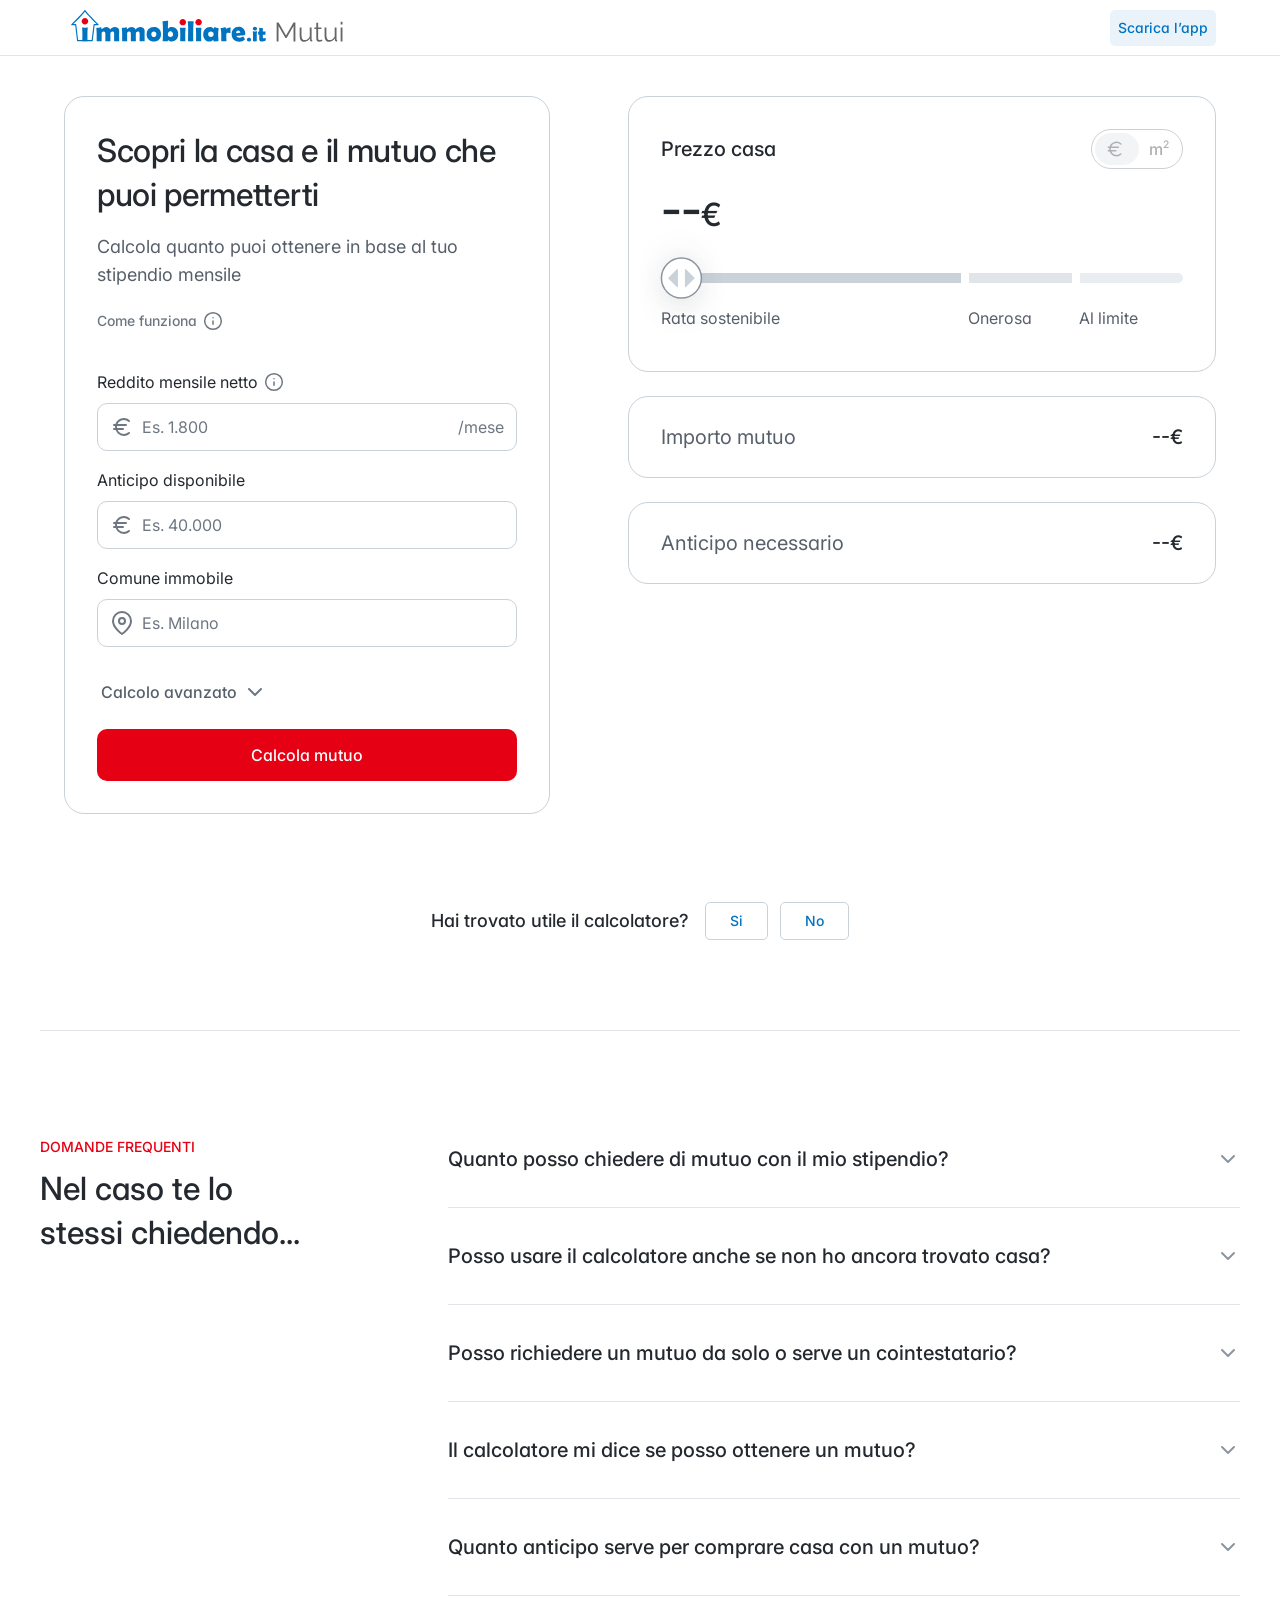
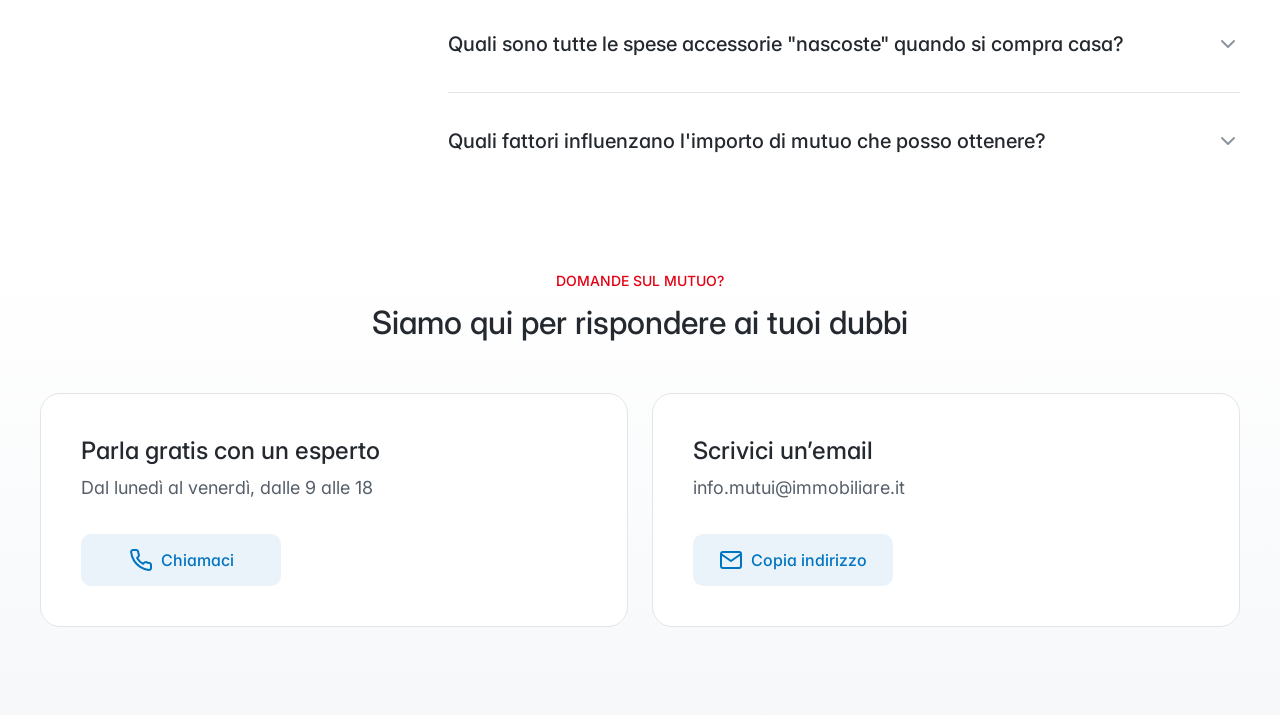
<file: v2/index.html>
<!doctype html>
<html lang="it">
<head>
<meta charset="utf-8">
<meta name="viewport" content="width=device-width, initial-scale=1, viewport-fit=cover">
<title>Calcolatore mutuo: quanto mutuo puoi ottenere | Immobiliare.it Mutui</title>
<meta name="description" content="Scopri la casa e il mutuo che puoi permetterti: calcola quanto puoi ottenere in base al tuo stipendio mensile.">
<meta property="og:title" content="Scopri la casa e il mutuo che puoi permetterti">
<meta property="og:description" content="Calcola quanto puoi ottenere in base al tuo stipendio mensile.">
<meta name="theme-color" content="#ffffff">
<link rel="icon" href="data:image/svg+xml,<svg xmlns='http://www.w3.org/2000/svg' viewBox='0 0 100 100'><text y='.9em' font-size='90'>🏠</text></svg>">
<link rel="preconnect" href="https://fonts.googleapis.com">
<link rel="preconnect" href="https://fonts.gstatic.com" crossorigin>
<link href="https://fonts.googleapis.com/css2?family=Inter:wght@400;500;600;700;800&display=swap" rel="stylesheet">
<link rel="stylesheet" href="../style.css">
</head>
<body>
<header class="site-header">
  <div class="hdr-inner">
    <a class="logo" href="https://www.immobiliare.it/mutui/" aria-label="Immobiliare.it Mutui">
      <img src="../assets/logo.svg" alt="Immobiliare.it Mutui" width="287" height="51">
    </a>
    <a class="btn-small" id="appLink" href="https://www.immobiliare.it/mutui/app-mutui/">Scarica l’app</a>
  </div>
</header>

<main>
<section class="calc">
  <div class="calc-grid" id="grid">
    <!-- ============ FORM ============ -->
    <form class="card form-card" id="form" novalidate autocomplete="off">
      <div class="form-copy">
        <h1>Scopri la casa e il mutuo che puoi permetterti</h1>
        <p class="sub">Calcola quanto puoi ottenere in base al tuo stipendio mensile</p>
        <button type="button" class="how" data-info="come">Come funziona <svg aria-hidden="true" focusable="false" width="20" height="20" viewBox="0 0 20 20" fill="none" xmlns="http://www.w3.org/2000/svg"><path d="M10.0001 18.3327C14.6025 18.3327 18.3334 14.6017 18.3334 9.99935C18.3334 5.39698 14.6025 1.66602 10.0001 1.66602C5.39771 1.66602 1.66675 5.39698 1.66675 9.99935C1.66675 14.6017 5.39771 18.3327 10.0001 18.3327Z" stroke="#6E7781" stroke-width="1.5" stroke-linecap="round" stroke-linejoin="round"/><path d="M10 13.3333V10" stroke="#6E7781" stroke-width="1.5" stroke-linecap="round" stroke-linejoin="round"/><path d="M10 6.66602H10.0083" stroke="#6E7781" stroke-width="1.5" stroke-linecap="round" stroke-linejoin="round"/></svg></button>
      </div>

      <div class="fields">
        <div class="field" data-field="reddito">
          <div class="label lg"><label for="reddito">Reddito mensile netto</label>
            <button type="button" class="info-btn" data-info="reddito" aria-label="Info reddito mensile netto"><svg aria-hidden="true" focusable="false" width="20" height="20" viewBox="0 0 20 20" fill="none" xmlns="http://www.w3.org/2000/svg"><path d="M10.0001 18.3327C14.6025 18.3327 18.3334 14.6017 18.3334 9.99935C18.3334 5.39698 14.6025 1.66602 10.0001 1.66602C5.39771 1.66602 1.66675 5.39698 1.66675 9.99935C1.66675 14.6017 5.39771 18.3327 10.0001 18.3327Z" stroke="#6E7781" stroke-width="1.5" stroke-linecap="round" stroke-linejoin="round"/><path d="M10 13.3333V10" stroke="#6E7781" stroke-width="1.5" stroke-linecap="round" stroke-linejoin="round"/><path d="M10 6.66602H10.0083" stroke="#6E7781" stroke-width="1.5" stroke-linecap="round" stroke-linejoin="round"/></svg></button></div>
          <div class="control">
            <svg aria-hidden="true" focusable="false" class="lead" width="24" height="24" viewBox="0 0 24 24" fill="none" xmlns="http://www.w3.org/2000/svg"><path d="M4 10H16M4 14H13M19 6.00003C17.5771 4.70768 15.7222 3.99427 13.8 4.00003C12.7625 4.01308 11.7378 4.23037 10.7843 4.63949C9.83083 5.0486 8.96727 5.64153 8.24296 6.38442C7.51864 7.1273 6.94776 8.00559 6.56291 8.96913C6.17806 9.93266 5.98678 10.9626 6 12C6 16.4 9.5 20 13.8 20C15.8 20 17.6 19.2 19 18" stroke="#6E7781" stroke-width="2" stroke-linecap="round" stroke-linejoin="round"/></svg>
            <input id="reddito" inputmode="numeric" placeholder="Es. 1.800" maxlength="9" aria-describedby="err-reddito">
            <span class="suffix" data-suffix>/mese</span>
            <button type="button" class="clear" aria-label="Cancella reddito"><svg aria-hidden="true" focusable="false" width="24" height="24" viewBox="0 0 24 24" fill="none" xmlns="http://www.w3.org/2000/svg"><path d="M12 22C17.5228 22 22 17.5228 22 12C22 6.47715 17.5228 2 12 2C6.47715 2 2 6.47715 2 12C2 17.5228 6.47715 22 12 22Z" fill="#EFF2F6" stroke="#EFF2F6" stroke-width="2" stroke-linecap="round" stroke-linejoin="round"/><path d="M15 9L9 15M9 9L15 15" stroke="#6E7781" stroke-width="2" stroke-linecap="round" stroke-linejoin="round"/></svg></button>
          </div>
          <div class="err" id="err-reddito" aria-live="polite"><span></span></div>
        </div>

        <div class="field" data-field="anticipo">
          <div class="label"><label for="anticipo">Anticipo disponibile</label></div>
          <div class="control">
            <svg aria-hidden="true" focusable="false" class="lead" width="24" height="24" viewBox="0 0 24 24" fill="none" xmlns="http://www.w3.org/2000/svg"><path d="M4 10H16M4 14H13M19 6.00003C17.5771 4.70768 15.7222 3.99427 13.8 4.00003C12.7625 4.01308 11.7378 4.23037 10.7843 4.63949C9.83083 5.0486 8.96727 5.64153 8.24296 6.38442C7.51864 7.1273 6.94776 8.00559 6.56291 8.96913C6.17806 9.93266 5.98678 10.9626 6 12C6 16.4 9.5 20 13.8 20C15.8 20 17.6 19.2 19 18" stroke="#6E7781" stroke-width="2" stroke-linecap="round" stroke-linejoin="round"/></svg>
            <input id="anticipo" inputmode="numeric" placeholder="Es. 40.000" maxlength="13" aria-describedby="err-anticipo">
            <button type="button" class="clear" aria-label="Cancella anticipo"><svg aria-hidden="true" focusable="false" width="24" height="24" viewBox="0 0 24 24" fill="none" xmlns="http://www.w3.org/2000/svg"><path d="M12 22C17.5228 22 22 17.5228 22 12C22 6.47715 17.5228 2 12 2C6.47715 2 2 6.47715 2 12C2 17.5228 6.47715 22 12 22Z" fill="#EFF2F6" stroke="#EFF2F6" stroke-width="2" stroke-linecap="round" stroke-linejoin="round"/><path d="M15 9L9 15M9 9L15 15" stroke="#6E7781" stroke-width="2" stroke-linecap="round" stroke-linejoin="round"/></svg></button>
          </div>
          <div class="err" id="err-anticipo" aria-live="polite"><span></span></div>
        </div>

        <div class="field" data-field="comune">
          <div class="label"><label for="comune">Comune immobile</label></div>
          <div class="control">
            <svg aria-hidden="true" focusable="false" class="lead" width="24" height="24" viewBox="0 0 24 24" fill="none" xmlns="http://www.w3.org/2000/svg"><path d="M21 10C21 17 12 23 12 23C12 23 3 17 3 10C3 7.61305 3.94821 5.32387 5.63604 3.63604C7.32387 1.94821 9.61305 1 12 1C14.3869 1 16.6761 1.94821 18.364 3.63604C20.0518 5.32387 21 7.61305 21 10Z" stroke="#6E7781" stroke-width="2" stroke-linecap="round" stroke-linejoin="round"/><path d="M12 13C13.6569 13 15 11.6569 15 10C15 8.34315 13.6569 7 12 7C10.3431 7 9 8.34315 9 10C9 11.6569 10.3431 13 12 13Z" stroke="#6E7781" stroke-width="2" stroke-linecap="round" stroke-linejoin="round"/></svg>
            <input id="comune" placeholder="Es. Milano" role="combobox" aria-autocomplete="list" aria-expanded="false" aria-controls="acList" aria-describedby="err-comune">
            <button type="button" class="clear" aria-label="Cancella comune"><svg aria-hidden="true" focusable="false" width="24" height="24" viewBox="0 0 24 24" fill="none" xmlns="http://www.w3.org/2000/svg"><path d="M12 22C17.5228 22 22 17.5228 22 12C22 6.47715 17.5228 2 12 2C6.47715 2 2 6.47715 2 12C2 17.5228 6.47715 22 12 22Z" fill="#EFF2F6" stroke="#EFF2F6" stroke-width="2" stroke-linecap="round" stroke-linejoin="round"/><path d="M15 9L9 15M9 9L15 15" stroke="#6E7781" stroke-width="2" stroke-linecap="round" stroke-linejoin="round"/></svg></button>
          </div>
          <ul class="ac-list" id="acList" role="listbox"></ul>
          <div class="err" id="err-comune" aria-live="polite"><span></span></div>
        </div>
      </div>

      <div style="display:flex;flex-direction:column">
        <button type="button" class="adv-toggle" id="advToggle" aria-expanded="false" aria-controls="adv">Calcolo avanzato <svg aria-hidden="true" focusable="false" width="24" height="24" viewBox="0 0 24 24" fill="none" xmlns="http://www.w3.org/2000/svg"><path d="M18 9L12 15L6 9" stroke="#6E7781" stroke-width="2" stroke-linecap="round" stroke-linejoin="round"/></svg></button>
        <div class="collapse" id="adv">
          <div class="inner">
            <div class="adv-gap"></div>
            <div class="adv">
              <div class="field">
                <div class="label lg" id="durLbl">Durata mutuo (anni)</div>
                <div class="seg" id="durata" role="radiogroup" aria-labelledby="durLbl">
                  <button type="button" role="radio" data-v="10">10</button><button type="button" role="radio" data-v="15">15</button>
                  <button type="button" role="radio" data-v="20">20</button><button type="button" role="radio" data-v="25">25</button>
                  <button type="button" role="radio" data-v="30">30</button><button type="button" role="radio" data-v="35">35</button>
                  <button type="button" role="radio" data-v="40">40</button>
                </div>
              </div>
              <div class="field" data-field="tasso">
                <div class="label lg"><label for="tasso">Tasso di interesse</label>
                  <button type="button" class="info-btn" data-info="tasso" aria-label="Info tasso di interesse"><svg aria-hidden="true" focusable="false" width="20" height="20" viewBox="0 0 20 20" fill="none" xmlns="http://www.w3.org/2000/svg"><path d="M10.0001 18.3327C14.6025 18.3327 18.3334 14.6017 18.3334 9.99935C18.3334 5.39698 14.6025 1.66602 10.0001 1.66602C5.39771 1.66602 1.66675 5.39698 1.66675 9.99935C1.66675 14.6017 5.39771 18.3327 10.0001 18.3327Z" stroke="#6E7781" stroke-width="1.5" stroke-linecap="round" stroke-linejoin="round"/><path d="M10 13.3333V10" stroke="#6E7781" stroke-width="1.5" stroke-linecap="round" stroke-linejoin="round"/><path d="M10 6.66602H10.0083" stroke="#6E7781" stroke-width="1.5" stroke-linecap="round" stroke-linejoin="round"/></svg></button></div>
                <div class="control">
                  <svg aria-hidden="true" focusable="false" class="lead" width="24" height="24" viewBox="0 0 24 24" fill="none" xmlns="http://www.w3.org/2000/svg"><path d="M19 5L5 19" stroke="#6E7781" stroke-width="2" stroke-linecap="round" stroke-linejoin="round"/><path d="M17.5 20C18.8807 20 20 18.8807 20 17.5C20 16.1193 18.8807 15 17.5 15C16.1193 15 15 16.1193 15 17.5C15 18.8807 16.1193 20 17.5 20Z" stroke="#6E7781" stroke-width="2" stroke-linecap="round" stroke-linejoin="round"/><path d="M6.5 9C7.88071 9 9 7.88071 9 6.5C9 5.11929 7.88071 4 6.5 4C5.11929 4 4 5.11929 4 6.5C4 7.88071 5.11929 9 6.5 9Z" stroke="#6E7781" stroke-width="2" stroke-linecap="round" stroke-linejoin="round"/></svg>
                  <input id="tasso" inputmode="decimal" placeholder="Es 3,5" maxlength="5" aria-describedby="err-tasso">
                  <button type="button" class="clear" aria-label="Cancella tasso"><svg aria-hidden="true" focusable="false" width="24" height="24" viewBox="0 0 24 24" fill="none" xmlns="http://www.w3.org/2000/svg"><path d="M12 22C17.5228 22 22 17.5228 22 12C22 6.47715 17.5228 2 12 2C6.47715 2 2 6.47715 2 12C2 17.5228 6.47715 22 12 22Z" fill="#EFF2F6" stroke="#EFF2F6" stroke-width="2" stroke-linecap="round" stroke-linejoin="round"/><path d="M15 9L9 15M9 9L15 15" stroke="#6E7781" stroke-width="2" stroke-linecap="round" stroke-linejoin="round"/></svg></button>
                </div>
                <div class="err" id="err-tasso" aria-live="polite"><span></span></div>
              </div>
              <div class="green-row">
                <label><span class="switch"><input type="checkbox" id="green"><span class="track"></span><span class="knob"></span></span> Comprerò un immobile green</label>
                <button type="button" class="info-btn" data-info="green" aria-label="Info immobile green"><svg aria-hidden="true" focusable="false" width="20" height="20" viewBox="0 0 20 20" fill="none" xmlns="http://www.w3.org/2000/svg"><path d="M10.0001 18.3327C14.6025 18.3327 18.3334 14.6017 18.3334 9.99935C18.3334 5.39698 14.6025 1.66602 10.0001 1.66602C5.39771 1.66602 1.66675 5.39698 1.66675 9.99935C1.66675 14.6017 5.39771 18.3327 10.0001 18.3327Z" stroke="#6E7781" stroke-width="1.5" stroke-linecap="round" stroke-linejoin="round"/><path d="M10 13.3333V10" stroke="#6E7781" stroke-width="1.5" stroke-linecap="round" stroke-linejoin="round"/><path d="M10 6.66602H10.0083" stroke="#6E7781" stroke-width="1.5" stroke-linecap="round" stroke-linejoin="round"/></svg></button>
              </div>
            </div>
          </div>
        </div>
        <div style="height:24px"></div>
        <button type="submit" class="btn btn-red" id="submitBtn">Calcola mutuo</button>
      </div>
    </form>

    <!-- ============ OUTPUT ============ -->
    <div class="output" id="output" aria-live="polite">
      <div class="price-block">
        <div class="intro-wrap"><div>
          <div class="intro">
            <div class="intro-copy">
              <p class="intro-title"><span class="d">Ecco quanto potresti richiedere</span><span class="m">Quanto potresti richiedere</span></p>
              <button type="button" class="share-btn" id="shareBtn"><svg aria-hidden="true" focusable="false" width="20" height="20" viewBox="0 0 20 20" fill="none" xmlns="http://www.w3.org/2000/svg"><path d="M15 18.334C16.3807 18.334 17.5 17.2147 17.5 15.834C17.5 14.4533 16.3807 13.334 15 13.334C13.6193 13.334 12.5 14.4533 12.5 15.834C12.5 17.2147 13.6193 18.334 15 18.334Z" stroke="#0074C1" stroke-width="1.5" stroke-linecap="round" stroke-linejoin="round"/><path d="M5 12.5C6.38071 12.5 7.5 11.3807 7.5 10C7.5 8.61929 6.38071 7.5 5 7.5C3.61929 7.5 2.5 8.61929 2.5 10C2.5 11.3807 3.61929 12.5 5 12.5Z" stroke="#0074C1" stroke-width="1.5" stroke-linecap="round" stroke-linejoin="round"/><path d="M7.15833 11.2578L12.85 14.5745" stroke="#0074C1" stroke-width="1.5" stroke-linecap="round" stroke-linejoin="round"/><path d="M15 6.66602C16.3807 6.66602 17.5 5.54673 17.5 4.16602C17.5 2.7853 16.3807 1.66602 15 1.66602C13.6193 1.66602 12.5 2.7853 12.5 4.16602C12.5 5.54673 13.6193 6.66602 15 6.66602Z" stroke="#0074C1" stroke-width="1.5" stroke-linecap="round" stroke-linejoin="round"/><path d="M12.8417 5.42578L7.15833 8.74245" stroke="#0074C1" stroke-width="1.5" stroke-linecap="round" stroke-linejoin="round"/></svg>Condividi risultati</button>
            </div>
            <div class="mascot" aria-hidden="true"><div class="mascot-in"><img src="../assets/immo-lente.svg" alt=""></div></div>
          </div>
        </div></div>

        <div class="card price-card">
          <div class="pc-head">
            <div class="pc-title">
              <span class="t"><span id="pcLabel">Prezzo casa</span><span class="fire" aria-hidden="true">🔥</span>
                <button type="button" class="info-btn" data-info="mq" aria-label="Info metri quadri"><svg aria-hidden="true" focusable="false" width="20" height="20" viewBox="0 0 20 20" fill="none" xmlns="http://www.w3.org/2000/svg"><path d="M10.0001 18.3327C14.6025 18.3327 18.3334 14.6017 18.3334 9.99935C18.3334 5.39698 14.6025 1.66602 10.0001 1.66602C5.39771 1.66602 1.66675 5.39698 1.66675 9.99935C1.66675 14.6017 5.39771 18.3327 10.0001 18.3327Z" stroke="#6E7781" stroke-width="1.5" stroke-linecap="round" stroke-linejoin="round"/><path d="M10 13.3333V10" stroke="#6E7781" stroke-width="1.5" stroke-linecap="round" stroke-linejoin="round"/><path d="M10 6.66602H10.0083" stroke="#6E7781" stroke-width="1.5" stroke-linecap="round" stroke-linejoin="round"/></svg></button></span>
              <div class="unit-sw disabled" id="unitSw" role="radiogroup" aria-label="Unità di misura"><span class="ind" aria-hidden="true"></span>
                <button type="button" role="radio" aria-checked="true" data-u="eur" aria-label="Euro"><svg aria-hidden="true" focusable="false" width="20" height="20" viewBox="0 0 20 20" fill="none" xmlns="http://www.w3.org/2000/svg"><path d="M3.33337 8.33401H13.3334M3.33337 11.6673H10.8334M15.8334 5.00068C14.6476 3.92371 13.1019 3.32921 11.5 3.33401C10.6355 3.34489 9.78154 3.52596 8.98697 3.86689C8.1924 4.20782 7.47277 4.70193 6.86917 5.321C6.26558 5.94007 5.78984 6.67198 5.46913 7.47492C5.14843 8.27787 4.98903 9.13613 5.00004 10.0007C5.00004 13.6673 7.91671 16.6673 11.5 16.6673C13.1667 16.6673 14.6667 16.0007 15.8334 15.0007" stroke="currentColor" stroke-width="1.5" stroke-linecap="round" stroke-linejoin="round"/></svg></button>
                <button type="button" role="radio" aria-checked="false" data-u="mq" aria-label="Metri quadri"><span class="m2">m<sup>2</sup></span></button>
              </div>
            </div>
            <div class="big empty tnum" id="bigVal"><span class="num">--</span><span class="unit">€</span></div>
          </div>
          <div class="rrr disabled" id="rrr">
            <div class="rrr-track" id="rrrTrack">
              <span class="seg-z z1"></span><span class="seg-z z2"></span><span class="seg-z z3"></span>
              <div class="thumb-rrr" id="rrrThumb" role="slider" tabindex="-1" aria-label="Rapporto rata reddito" aria-valuemin="20" aria-valuemax="40" aria-valuenow="30">
                <span class="rrr-tip" id="rrrTip">Rata 30% del reddito</span>
                <svg aria-hidden="true" focusable="false" class="ptr" width="95" height="115" viewBox="0 0 95 115" fill="none" xmlns="http://www.w3.org/2000/svg"><g filter="url(#ptrShadow)"><circle cx="47.4166" cy="54.084" r="20" fill="white"/><circle cx="47.4166" cy="54.084" r="20" stroke="#8C959F" stroke-width="1.5"/></g><path d="M43.9166 45.5929C43.9166 45.0361 43.2434 44.7572 42.8497 45.1509L34.3586 53.642C34.1145 53.8861 34.1145 54.2818 34.3586 54.5259L42.8497 63.017C43.2434 63.4108 43.9166 63.1319 43.9166 62.5751V45.5929Z" fill="#C9D1D9"/><path d="M50.9166 45.5929C50.9166 45.0361 51.5898 44.7572 51.9836 45.1509L60.4747 53.642C60.7188 53.8861 60.7188 54.2818 60.4747 54.5259L51.9836 63.017C51.5898 63.4108 50.9166 63.1319 50.9166 62.5751V45.5929Z" fill="#C9D1D9"/><defs><filter id="ptrShadow" x="-4.19617e-05" y="0.000649452" width="94.8333" height="114.833" filterUnits="userSpaceOnUse" color-interpolation-filters="sRGB"><feFlood flood-opacity="0" result="BackgroundImageFix"/><feColorMatrix in="SourceAlpha" type="matrix" values="0 0 0 0 0 0 0 0 0 0 0 0 0 0 0 0 0 0 127 0" result="hardAlpha"/><feOffset dy="13.3333"/><feGaussianBlur stdDeviation="13.3333"/><feColorMatrix type="matrix" values="0 0 0 0 0.141176 0 0 0 0 0.160784 0 0 0 0 0.184314 0 0 0 0.08 0"/><feBlend mode="normal" in2="BackgroundImageFix" result="effect1_dropShadow"/><feColorMatrix in="SourceAlpha" type="matrix" values="0 0 0 0 0 0 0 0 0 0 0 0 0 0 0 0 0 0 127 0" result="hardAlpha"/><feOffset dy="-6.66667"/><feGaussianBlur stdDeviation="13.3333"/><feColorMatrix type="matrix" values="0 0 0 0 0.141176 0 0 0 0 0.160784 0 0 0 0 0.184314 0 0 0 0.06 0"/><feBlend mode="normal" in2="effect1_dropShadow" result="effect2_dropShadow"/><feBlend mode="normal" in="SourceGraphic" in2="effect2_dropShadow" result="shape"/></filter></defs></svg>
              </div>
            </div>
            <div class="rrr-labels" id="rrrLabels"><span>Rata sostenibile</span><span>Onerosa</span><span>Al limite</span></div>
          </div>
        </div>
      </div>

      <!-- Importo mutuo -->
      <div class="card acc disabled" id="mutuoCard">
        <button type="button" class="acc-head" aria-expanded="false" aria-controls="mutuoBody" disabled>
          <span class="l">Importo mutuo</span><span class="r"><span class="tnum dash" id="mutuoVal">--€</span><svg aria-hidden="true" focusable="false" class="chev" width="20" height="20" viewBox="0 0 20 20" fill="none" xmlns="http://www.w3.org/2000/svg"><path d="M15 7.5L10 12.5L5 7.5" stroke="#6E7781" stroke-width="1.5" stroke-linecap="round" stroke-linejoin="round"/></svg></span>
        </button>
        <div class="collapse acc-body" id="mutuoBody"><div class="inner"><div class="content">
          <div class="kv"><span class="k"><span class="lbl-m">Percentuale di mutuo</span><span class="lbl-d">Percentuale mutuo</span> <button type="button" class="info-btn" data-info="ltv" aria-label="Info percentuale di mutuo"><svg aria-hidden="true" focusable="false" width="20" height="20" viewBox="0 0 20 20" fill="none" xmlns="http://www.w3.org/2000/svg"><path d="M10.0001 18.3327C14.6025 18.3327 18.3334 14.6017 18.3334 9.99935C18.3334 5.39698 14.6025 1.66602 10.0001 1.66602C5.39771 1.66602 1.66675 5.39698 1.66675 9.99935C1.66675 14.6017 5.39771 18.3327 10.0001 18.3327Z" stroke="#6E7781" stroke-width="1.5" stroke-linecap="round" stroke-linejoin="round"/><path d="M10 13.3333V10" stroke="#6E7781" stroke-width="1.5" stroke-linecap="round" stroke-linejoin="round"/><path d="M10 6.66602H10.0083" stroke="#6E7781" stroke-width="1.5" stroke-linecap="round" stroke-linejoin="round"/></svg></button></span><span class="chip tnum" id="ltvChip">80%</span></div>
          <div class="kv"><span class="k">Rapporto rata reddito <button type="button" class="info-btn" data-info="rrr" aria-label="Info rapporto rata reddito"><svg aria-hidden="true" focusable="false" width="20" height="20" viewBox="0 0 20 20" fill="none" xmlns="http://www.w3.org/2000/svg"><path d="M10.0001 18.3327C14.6025 18.3327 18.3334 14.6017 18.3334 9.99935C18.3334 5.39698 14.6025 1.66602 10.0001 1.66602C5.39771 1.66602 1.66675 5.39698 1.66675 9.99935C1.66675 14.6017 5.39771 18.3327 10.0001 18.3327Z" stroke="#6E7781" stroke-width="1.5" stroke-linecap="round" stroke-linejoin="round"/><path d="M10 13.3333V10" stroke="#6E7781" stroke-width="1.5" stroke-linecap="round" stroke-linejoin="round"/><path d="M10 6.66602H10.0083" stroke="#6E7781" stroke-width="1.5" stroke-linecap="round" stroke-linejoin="round"/></svg></button></span><span class="chip ok tnum" id="rrrChip">30%</span></div>
          <div id="ltv100Note" class="scn100" hidden>
            <p class="note">Con anticipo inferiore a 5.000€ la stima si basa su un mutuo al 100%, che comporta verifiche e requisiti aggiuntivi</p>
            <a class="lnk" href="https://www.immobiliare.it/mutui/simulazione/">Ottieni una stima personalizzata</a>
          </div>
        </div></div></div>
      </div>

      <!-- Anticipo -->
      <div class="card acc disabled" id="antCard">
        <button type="button" class="acc-head" aria-expanded="false" aria-controls="antBody" disabled>
          <span class="l">Anticipo necessario</span><span class="r"><svg aria-hidden="true" focusable="false" class="warn-ic" width="20" height="20" viewBox="0 0 20 20" fill="none" xmlns="http://www.w3.org/2000/svg"><path d="M8.5749 3.21635L1.51656 14.9997C1.37104 15.2517 1.29403 15.5374 1.29322 15.8284C1.2924 16.1195 1.3678 16.4056 1.51192 16.6585C1.65603 16.9113 1.86383 17.122 2.11465 17.2696C2.36547 17.4171 2.65056 17.4965 2.94156 17.4997H17.0582C17.3492 17.4965 17.6343 17.4171 17.8851 17.2696C18.136 17.122 18.3438 16.9113 18.4879 16.6585C18.632 16.4056 18.7074 16.1195 18.7066 15.8284C18.7058 15.5374 18.6288 15.2517 18.4832 14.9997L11.4249 3.21635C11.2763 2.97144 11.0672 2.76895 10.8176 2.62842C10.568 2.48789 10.2863 2.41406 9.9999 2.41406C9.71345 2.41406 9.43184 2.48789 9.18223 2.62842C8.93263 2.76895 8.72345 2.97144 8.5749 3.21635V3.21635Z" stroke="#CF0043" stroke-width="1.5" stroke-linecap="round" stroke-linejoin="round"/><path d="M10 7.5V10.8333" stroke="#CF0043" stroke-width="1.5" stroke-linecap="round" stroke-linejoin="round"/><path d="M10 14.168H10.0083" stroke="#CF0043" stroke-width="1.5" stroke-linecap="round" stroke-linejoin="round"/></svg><span class="tnum dash" id="antVal">--€</span><svg aria-hidden="true" focusable="false" class="chev" width="20" height="20" viewBox="0 0 20 20" fill="none" xmlns="http://www.w3.org/2000/svg"><path d="M15 7.5L10 12.5L5 7.5" stroke="#6E7781" stroke-width="1.5" stroke-linecap="round" stroke-linejoin="round"/></svg></span>
        </button>
        <div class="collapse acc-body" id="antBody"><div class="inner"><div class="content">
          <div class="abar" id="abar"><i class="s"></i><i class="c"></i></div>
          <div style="display:flex;flex-direction:column;gap:12px">
            <div class="kv"><span class="k"><span class="dot" style="background:var(--b100)"></span>Spese accessorie <button type="button" class="info-btn" data-info="spese" aria-label="Info spese accessorie"><svg aria-hidden="true" focusable="false" width="20" height="20" viewBox="0 0 20 20" fill="none" xmlns="http://www.w3.org/2000/svg"><path d="M10.0001 18.3327C14.6025 18.3327 18.3334 14.6017 18.3334 9.99935C18.3334 5.39698 14.6025 1.66602 10.0001 1.66602C5.39771 1.66602 1.66675 5.39698 1.66675 9.99935C1.66675 14.6017 5.39771 18.3327 10.0001 18.3327Z" stroke="#6E7781" stroke-width="1.5" stroke-linecap="round" stroke-linejoin="round"/><path d="M10 13.3333V10" stroke="#6E7781" stroke-width="1.5" stroke-linecap="round" stroke-linejoin="round"/><path d="M10 6.66602H10.0083" stroke="#6E7781" stroke-width="1.5" stroke-linecap="round" stroke-linejoin="round"/></svg></button></span><span class="v tnum" id="speseVal">-</span></div>
            <div class="kv"><span class="k"><span class="dot" style="background:var(--b200)"></span><span id="acLabel">Anticipo casa del 20%</span></span><span class="v tnum" id="acVal">-</span></div>
          </div>
          <!-- scenario: anticipo non sufficiente -->
          <div class="scn neg" id="scnNeg" hidden>
            <p class="note">Il mutuo è sostenibile, ma per acquistare questa casa ti servono altri <b class="tnum" id="missVal">-</b> per anticipo e spese <button type="button" class="info-btn" data-info="mancante" aria-label="Info anticipo mancante"><svg aria-hidden="true" focusable="false" width="20" height="20" viewBox="0 0 20 20" fill="none" xmlns="http://www.w3.org/2000/svg"><path d="M10.0001 18.3327C14.6025 18.3327 18.3334 14.6017 18.3334 9.99935C18.3334 5.39698 14.6025 1.66602 10.0001 1.66602C5.39771 1.66602 1.66675 5.39698 1.66675 9.99935C1.66675 14.6017 5.39771 18.3327 10.0001 18.3327Z" stroke="#6E7781" stroke-width="1.5" stroke-linecap="round" stroke-linejoin="round"/><path d="M10 13.3333V10" stroke="#6E7781" stroke-width="1.5" stroke-linecap="round" stroke-linejoin="round"/><path d="M10 6.66602H10.0083" stroke="#6E7781" stroke-width="1.5" stroke-linecap="round" stroke-linejoin="round"/></svg></button></p>
            <a class="lnk" href="https://www.immobiliare.it/mutui/simulazione/">Ottieni una stima personalizzata</a>
          </div>
          <!-- scenario: anticipo che avanza -->
          <div class="scn" id="scnPos" hidden>
            <div class="rim"><span class="k">Ti rimangono <span class="v tnum" id="rimVal">-</span><button type="button" class="info-btn" id="rimInfo" data-info="rimanente" aria-label="Info anticipo rimanente"><svg aria-hidden="true" focusable="false" width="20" height="20" viewBox="0 0 20 20" fill="none" xmlns="http://www.w3.org/2000/svg"><path d="M10.0001 18.3327C14.6025 18.3327 18.3334 14.6017 18.3334 9.99935C18.3334 5.39698 14.6025 1.66602 10.0001 1.66602C5.39771 1.66602 1.66675 5.39698 1.66675 9.99935C1.66675 14.6017 5.39771 18.3327 10.0001 18.3327Z" stroke="#6E7781" stroke-width="1.5" stroke-linecap="round" stroke-linejoin="round"/><path d="M10 13.3333V10" stroke="#6E7781" stroke-width="1.5" stroke-linecap="round" stroke-linejoin="round"/><path d="M10 6.66602H10.0083" stroke="#6E7781" stroke-width="1.5" stroke-linecap="round" stroke-linejoin="round"/></svg></button></span></div>
            <div class="useall" id="useAllRow">
              <label for="useAll"><span class="flame" aria-hidden="true">🔥 </span>Usa tutto l’anticipo</label>
              <span class="switch"><input type="checkbox" id="useAll" disabled><span class="track"></span><span class="knob"></span></span>
            </div>
          </div>
        </div></div></div>
      </div>

      <!-- Tipo immobile (m²) -->
      <div class="card tipo swap-hide" id="tipoCard">
        <div class="tipo-row"><div><p class="k">Stima tipo immobile</p><p class="v" id="tipoVal">-</p></div><span class="plan" id="planIc"></span></div>
        <div class="tipo-row"><p class="v" id="cittaVal">-</p><svg aria-hidden="true" focusable="false" class="pin" width="32" height="32" viewBox="0 0 32 32" fill="none" xmlns="http://www.w3.org/2000/svg"><path d="M23.5458 18.8223C27.075 19.7601 29.3913 21.3374 29.3913 23.1251C29.3913 26.0013 23.3958 28.3329 16 28.3329C8.60418 28.3329 2.60868 26.0013 2.60868 23.1251C2.60868 21.3374 4.92501 19.7601 8.45419 18.8223" stroke="#6E7781" stroke-width="2" stroke-linecap="round" stroke-linejoin="round"/><path d="M23.4396 10.1056C23.4396 14.2144 16 23.497 16 23.497C16 23.497 8.56037 14.2144 8.56037 10.1056C8.56037 5.99685 11.8912 2.66602 16 2.66602C20.1088 2.66602 23.4396 5.99685 23.4396 10.1056Z" stroke="#6E7781" stroke-width="2" stroke-linecap="round" stroke-linejoin="round"/><circle cx="16" cy="10.4789" r="2.60387" stroke="#6E7781" stroke-width="2" stroke-linecap="round" stroke-linejoin="round"/></svg></div>
      </div>

      <a class="card cta-card swap-hide" id="cta" href="https://www.immobiliare.it/mutui/simulazione/">
        <span class="t">Confronta 10+ banche</span>
        <span class="btn">Scopri la tua rata <svg aria-hidden="true" focusable="false" class="arrow" width="24" height="24" viewBox="0 0 24 24" fill="none" xmlns="http://www.w3.org/2000/svg"><path d="M5 12H19" stroke="currentColor" stroke-width="2" stroke-linecap="round" stroke-linejoin="round"/><path d="M12 19L19 12L12 5" stroke="currentColor" stroke-width="2" stroke-linecap="round" stroke-linejoin="round"/></svg></span>
      </a>
    </div>
  </div>

  <!-- Feedback -->
  <div class="fb-wrap" id="fbWrap"><div class="inner">
    <hr class="sep m-only">
    <div class="fb" id="fb">
      <div class="fb-step q" id="fbQ">
        <p class="fb-title">Hai trovato utile il calcolatore?</p>
        <div class="fb-btns"><button type="button" class="fb-btn" data-fb="si">Si</button><button type="button" class="fb-btn" data-fb="no">No</button></div>
      </div>
      <div class="fb-step form" id="fbF" hidden>
        <label class="fb-title" for="fbText" id="fbTitle">Cosa ti è piaciuto?</label>
        <textarea class="fb-area" id="fbText" placeholder="Descrivi la tua esperienza" maxlength="500"></textarea>
        <button type="button" class="fb-send" id="fbSend">Invia feedback</button>
      </div>
      <div class="fb-step end" id="fbE" hidden><p class="fb-title">Grazie per il tuo feedback!</p></div>
    </div>
  </div></div>
</section>

<div class="sep-wrap"><hr class="sep"></div>

<section class="faq" aria-labelledby="faqTitle">
  <div class="faq-in">
    <div class="faq-head"><p class="eyebrow">Domande frequenti</p><h2 id="faqTitle">Nel caso te lo<br class="br-d"> stessi chiedendo...</h2></div>
    <div class="faq-list" id="faqList"></div>
  </div>
</section>

<div class="sep-wrap m-only"><hr class="sep"></div>

<section class="contacts" aria-labelledby="ctTitle">
  <div class="contacts-in">
    <div class="contacts-head"><p class="eyebrow">Domande sul mutuo?</p><h2 id="ctTitle">Siamo qui per<br class="br-m"> rispondere ai tuoi dubbi</h2></div>
    <div class="ccards">
      <div class="ccard">
        <div class="copy"><h3>Parla gratis con un esperto</h3><p>Dal lunedì al venerdì, dalle 9 alle 18</p></div>
        <a class="btn btn-blue-low" id="callBtn" href="tel:+390640060565"><span class="lbl"><svg aria-hidden="true" focusable="false" width="24" height="24" viewBox="0 0 24 24" fill="none" xmlns="http://www.w3.org/2000/svg"><path d="M21.9999 16.9201V19.9201C22.0011 20.1986 21.944 20.4743 21.8324 20.7294C21.7209 20.9846 21.5572 21.2137 21.352 21.402C21.1468 21.5902 20.9045 21.7336 20.6407 21.8228C20.3769 21.912 20.0973 21.9452 19.8199 21.9201C16.7428 21.5857 13.7869 20.5342 11.1899 18.8501C8.77376 17.3148 6.72527 15.2663 5.18993 12.8501C3.49991 10.2413 2.44818 7.27109 2.11993 4.1801C2.09494 3.90356 2.12781 3.62486 2.21643 3.36172C2.30506 3.09859 2.4475 2.85679 2.6347 2.65172C2.82189 2.44665 3.04974 2.28281 3.30372 2.17062C3.55771 2.05843 3.83227 2.00036 4.10993 2.0001H7.10993C7.59524 1.99532 8.06572 2.16718 8.43369 2.48363C8.80166 2.80008 9.04201 3.23954 9.10993 3.7201C9.23656 4.68016 9.47138 5.62282 9.80993 6.5301C9.94448 6.88802 9.9736 7.27701 9.89384 7.65098C9.81408 8.02494 9.6288 8.36821 9.35993 8.6401L8.08993 9.9101C9.51349 12.4136 11.5864 14.4865 14.0899 15.9101L15.3599 14.6401C15.6318 14.3712 15.9751 14.1859 16.3491 14.1062C16.723 14.0264 17.112 14.0556 17.4699 14.1901C18.3772 14.5286 19.3199 14.7635 20.2799 14.8901C20.7657 14.9586 21.2093 15.2033 21.5265 15.5776C21.8436 15.9519 22.0121 16.4297 21.9999 16.9201Z" stroke="#0074C1" stroke-width="2" stroke-linecap="round" stroke-linejoin="round"/></svg><span>Chiamaci</span></span></a>
      </div>
      <div class="ccard">
        <div class="copy"><h3>Scrivici un’email</h3><p>info.mutui@immobiliare.it</p></div>
        <button type="button" class="btn btn-blue-low" id="copyMail"><span class="lbl"><svg aria-hidden="true" focusable="false" width="24" height="24" viewBox="0 0 24 24" fill="none" xmlns="http://www.w3.org/2000/svg"><path d="M4 4H20C21.1 4 22 4.9 22 6V18C22 19.1 21.1 20 20 20H4C2.9 20 2 19.1 2 18V6C2 4.9 2.9 4 4 4Z" stroke="#0074C1" stroke-width="2" stroke-linecap="round" stroke-linejoin="round"/><path d="M22 6L12 13L2 6" stroke="#0074C1" stroke-width="2" stroke-linecap="round" stroke-linejoin="round"/></svg><span>Copia indirizzo</span></span></button>
      </div>
    </div>
  </div>
</section>
</main>

<div class="overlay" id="overlay" aria-hidden="true">
  <div class="sheet" id="sheet" role="dialog" aria-modal="true" aria-labelledby="sheetTitle" tabindex="-1">
        <div class="sheet-head"><h2 id="sheetTitle"></h2><button type="button" class="x" id="sheetClose" aria-label="Chiudi"><svg aria-hidden="true" focusable="false" width="24" height="24" viewBox="0 0 24 24" fill="none" xmlns="http://www.w3.org/2000/svg"><path d="M18 6L6 18" stroke="#8C959F" stroke-width="2" stroke-linecap="round" stroke-linejoin="round"/><path d="M6 6L18 18" stroke="#8C959F" stroke-width="2" stroke-linecap="round" stroke-linejoin="round"/></svg></button></div>
    <div class="sheet-body" id="sheetBody"></div>
  </div>
</div>
<div class="toast" id="toast" role="status"></div>

<script>window.ICONS={"info20": "<svg width=\"20\" height=\"20\" viewBox=\"0 0 20 20\" fill=\"none\" xmlns=\"http://www.w3.org/2000/svg\"><path d=\"M10.0001 18.3327C14.6025 18.3327 18.3334 14.6017 18.3334 9.99935C18.3334 5.39698 14.6025 1.66602 10.0001 1.66602C5.39771 1.66602 1.66675 5.39698 1.66675 9.99935C1.66675 14.6017 5.39771 18.3327 10.0001 18.3327Z\" stroke=\"#6E7781\" stroke-width=\"1.5\" stroke-linecap=\"round\" stroke-linejoin=\"round\"/><path d=\"M10 13.3333V10\" stroke=\"#6E7781\" stroke-width=\"1.5\" stroke-linecap=\"round\" stroke-linejoin=\"round\"/><path d=\"M10 6.66602H10.0083\" stroke=\"#6E7781\" stroke-width=\"1.5\" stroke-linecap=\"round\" stroke-linejoin=\"round\"/></svg>", "euroField": "<svg width=\"24\" height=\"24\" viewBox=\"0 0 24 24\" fill=\"none\" xmlns=\"http://www.w3.org/2000/svg\"><path d=\"M4 10H16M4 14H13M19 6.00003C17.5771 4.70768 15.7222 3.99427 13.8 4.00003C12.7625 4.01308 11.7378 4.23037 10.7843 4.63949C9.83083 5.0486 8.96727 5.64153 8.24296 6.38442C7.51864 7.1273 6.94776 8.00559 6.56291 8.96913C6.17806 9.93266 5.98678 10.9626 6 12C6 16.4 9.5 20 13.8 20C15.8 20 17.6 19.2 19 18\" stroke=\"#6E7781\" stroke-width=\"2\" stroke-linecap=\"round\" stroke-linejoin=\"round\"/></svg>", "cross": "<svg width=\"24\" height=\"24\" viewBox=\"0 0 24 24\" fill=\"none\" xmlns=\"http://www.w3.org/2000/svg\"><path d=\"M12 22C17.5228 22 22 17.5228 22 12C22 6.47715 17.5228 2 12 2C6.47715 2 2 6.47715 2 12C2 17.5228 6.47715 22 12 22Z\" fill=\"#EFF2F6\" stroke=\"#EFF2F6\" stroke-width=\"2\" stroke-linecap=\"round\" stroke-linejoin=\"round\"/><path d=\"M15 9L9 15M9 9L15 15\" stroke=\"#6E7781\" stroke-width=\"2\" stroke-linecap=\"round\" stroke-linejoin=\"round\"/></svg>", "pin24": "<svg width=\"24\" height=\"24\" viewBox=\"0 0 24 24\" fill=\"none\" xmlns=\"http://www.w3.org/2000/svg\"><path d=\"M21 10C21 17 12 23 12 23C12 23 3 17 3 10C3 7.61305 3.94821 5.32387 5.63604 3.63604C7.32387 1.94821 9.61305 1 12 1C14.3869 1 16.6761 1.94821 18.364 3.63604C20.0518 5.32387 21 7.61305 21 10Z\" stroke=\"#6E7781\" stroke-width=\"2\" stroke-linecap=\"round\" stroke-linejoin=\"round\"/><path d=\"M12 13C13.6569 13 15 11.6569 15 10C15 8.34315 13.6569 7 12 7C10.3431 7 9 8.34315 9 10C9 11.6569 10.3431 13 12 13Z\" stroke=\"#6E7781\" stroke-width=\"2\" stroke-linecap=\"round\" stroke-linejoin=\"round\"/></svg>", "chevDown24": "<svg width=\"24\" height=\"24\" viewBox=\"0 0 24 24\" fill=\"none\" xmlns=\"http://www.w3.org/2000/svg\"><path d=\"M18 9L12 15L6 9\" stroke=\"#6E7781\" stroke-width=\"2\" stroke-linecap=\"round\" stroke-linejoin=\"round\"/></svg>", "chevDownFaq": "<svg width=\"24\" height=\"24\" viewBox=\"0 0 24 24\" fill=\"none\" xmlns=\"http://www.w3.org/2000/svg\"><path d=\"M18 9L12 15L6 9\" stroke=\"#8C959F\" stroke-width=\"2\" stroke-linecap=\"round\" stroke-linejoin=\"round\"/></svg>", "share20": "<svg width=\"20\" height=\"20\" viewBox=\"0 0 20 20\" fill=\"none\" xmlns=\"http://www.w3.org/2000/svg\"><path d=\"M15 18.334C16.3807 18.334 17.5 17.2147 17.5 15.834C17.5 14.4533 16.3807 13.334 15 13.334C13.6193 13.334 12.5 14.4533 12.5 15.834C12.5 17.2147 13.6193 18.334 15 18.334Z\" stroke=\"#0074C1\" stroke-width=\"1.5\" stroke-linecap=\"round\" stroke-linejoin=\"round\"/><path d=\"M5 12.5C6.38071 12.5 7.5 11.3807 7.5 10C7.5 8.61929 6.38071 7.5 5 7.5C3.61929 7.5 2.5 8.61929 2.5 10C2.5 11.3807 3.61929 12.5 5 12.5Z\" stroke=\"#0074C1\" stroke-width=\"1.5\" stroke-linecap=\"round\" stroke-linejoin=\"round\"/><path d=\"M7.15833 11.2578L12.85 14.5745\" stroke=\"#0074C1\" stroke-width=\"1.5\" stroke-linecap=\"round\" stroke-linejoin=\"round\"/><path d=\"M15 6.66602C16.3807 6.66602 17.5 5.54673 17.5 4.16602C17.5 2.7853 16.3807 1.66602 15 1.66602C13.6193 1.66602 12.5 2.7853 12.5 4.16602C12.5 5.54673 13.6193 6.66602 15 6.66602Z\" stroke=\"#0074C1\" stroke-width=\"1.5\" stroke-linecap=\"round\" stroke-linejoin=\"round\"/><path d=\"M12.8417 5.42578L7.15833 8.74245\" stroke=\"#0074C1\" stroke-width=\"1.5\" stroke-linecap=\"round\" stroke-linejoin=\"round\"/></svg>", "euro20": "<svg width=\"20\" height=\"20\" viewBox=\"0 0 20 20\" fill=\"none\" xmlns=\"http://www.w3.org/2000/svg\"><path d=\"M3.33337 8.33401H13.3334M3.33337 11.6673H10.8334M15.8334 5.00068C14.6476 3.92371 13.1019 3.32921 11.5 3.33401C10.6355 3.34489 9.78154 3.52596 8.98697 3.86689C8.1924 4.20782 7.47277 4.70193 6.86917 5.321C6.26558 5.94007 5.78984 6.67198 5.46913 7.47492C5.14843 8.27787 4.98903 9.13613 5.00004 10.0007C5.00004 13.6673 7.91671 16.6673 11.5 16.6673C13.1667 16.6673 14.6667 16.0007 15.8334 15.0007\" stroke=\"currentColor\" stroke-width=\"1.5\" stroke-linecap=\"round\" stroke-linejoin=\"round\"/></svg>", "chevDown20": "<svg width=\"20\" height=\"20\" viewBox=\"0 0 20 20\" fill=\"none\" xmlns=\"http://www.w3.org/2000/svg\"><path d=\"M15 7.5L10 12.5L5 7.5\" stroke=\"#6E7781\" stroke-width=\"1.5\" stroke-linecap=\"round\" stroke-linejoin=\"round\"/></svg>", "arrowBlue": "<svg width=\"24\" height=\"24\" viewBox=\"0 0 24 24\" fill=\"none\" xmlns=\"http://www.w3.org/2000/svg\"><path d=\"M5 12H19\" stroke=\"currentColor\" stroke-width=\"2\" stroke-linecap=\"round\" stroke-linejoin=\"round\"/><path d=\"M12 19L19 12L12 5\" stroke=\"currentColor\" stroke-width=\"2\" stroke-linecap=\"round\" stroke-linejoin=\"round\"/></svg>", "phone": "<svg width=\"24\" height=\"24\" viewBox=\"0 0 24 24\" fill=\"none\" xmlns=\"http://www.w3.org/2000/svg\"><path d=\"M21.9999 16.9201V19.9201C22.0011 20.1986 21.944 20.4743 21.8324 20.7294C21.7209 20.9846 21.5572 21.2137 21.352 21.402C21.1468 21.5902 20.9045 21.7336 20.6407 21.8228C20.3769 21.912 20.0973 21.9452 19.8199 21.9201C16.7428 21.5857 13.7869 20.5342 11.1899 18.8501C8.77376 17.3148 6.72527 15.2663 5.18993 12.8501C3.49991 10.2413 2.44818 7.27109 2.11993 4.1801C2.09494 3.90356 2.12781 3.62486 2.21643 3.36172C2.30506 3.09859 2.4475 2.85679 2.6347 2.65172C2.82189 2.44665 3.04974 2.28281 3.30372 2.17062C3.55771 2.05843 3.83227 2.00036 4.10993 2.0001H7.10993C7.59524 1.99532 8.06572 2.16718 8.43369 2.48363C8.80166 2.80008 9.04201 3.23954 9.10993 3.7201C9.23656 4.68016 9.47138 5.62282 9.80993 6.5301C9.94448 6.88802 9.9736 7.27701 9.89384 7.65098C9.81408 8.02494 9.6288 8.36821 9.35993 8.6401L8.08993 9.9101C9.51349 12.4136 11.5864 14.4865 14.0899 15.9101L15.3599 14.6401C15.6318 14.3712 15.9751 14.1859 16.3491 14.1062C16.723 14.0264 17.112 14.0556 17.4699 14.1901C18.3772 14.5286 19.3199 14.7635 20.2799 14.8901C20.7657 14.9586 21.2093 15.2033 21.5265 15.5776C21.8436 15.9519 22.0121 16.4297 21.9999 16.9201Z\" stroke=\"#0074C1\" stroke-width=\"2\" stroke-linecap=\"round\" stroke-linejoin=\"round\"/></svg>", "mail": "<svg width=\"24\" height=\"24\" viewBox=\"0 0 24 24\" fill=\"none\" xmlns=\"http://www.w3.org/2000/svg\"><path d=\"M4 4H20C21.1 4 22 4.9 22 6V18C22 19.1 21.1 20 20 20H4C2.9 20 2 19.1 2 18V6C2 4.9 2.9 4 4 4Z\" stroke=\"#0074C1\" stroke-width=\"2\" stroke-linecap=\"round\" stroke-linejoin=\"round\"/><path d=\"M22 6L12 13L2 6\" stroke=\"#0074C1\" stroke-width=\"2\" stroke-linecap=\"round\" stroke-linejoin=\"round\"/></svg>", "pin32": "<svg width=\"32\" height=\"32\" viewBox=\"0 0 32 32\" fill=\"none\" xmlns=\"http://www.w3.org/2000/svg\"><path d=\"M23.5458 18.8223C27.075 19.7601 29.3913 21.3374 29.3913 23.1251C29.3913 26.0013 23.3958 28.3329 16 28.3329C8.60418 28.3329 2.60868 26.0013 2.60868 23.1251C2.60868 21.3374 4.92501 19.7601 8.45419 18.8223\" stroke=\"#6E7781\" stroke-width=\"2\" stroke-linecap=\"round\" stroke-linejoin=\"round\"/><path d=\"M23.4396 10.1056C23.4396 14.2144 16 23.497 16 23.497C16 23.497 8.56037 14.2144 8.56037 10.1056C8.56037 5.99685 11.8912 2.66602 16 2.66602C20.1088 2.66602 23.4396 5.99685 23.4396 10.1056Z\" stroke=\"#6E7781\" stroke-width=\"2\" stroke-linecap=\"round\" stroke-linejoin=\"round\"/><circle cx=\"16\" cy=\"10.4789\" r=\"2.60387\" stroke=\"#6E7781\" stroke-width=\"2\" stroke-linecap=\"round\" stroke-linejoin=\"round\"/></svg>", "alert20": "<svg width=\"20\" height=\"20\" viewBox=\"0 0 20 20\" fill=\"none\" xmlns=\"http://www.w3.org/2000/svg\"><path d=\"M8.5749 3.21635L1.51656 14.9997C1.37104 15.2517 1.29403 15.5374 1.29322 15.8284C1.2924 16.1195 1.3678 16.4056 1.51192 16.6585C1.65603 16.9113 1.86383 17.122 2.11465 17.2696C2.36547 17.4171 2.65056 17.4965 2.94156 17.4997H17.0582C17.3492 17.4965 17.6343 17.4171 17.8851 17.2696C18.136 17.122 18.3438 16.9113 18.4879 16.6585C18.632 16.4056 18.7074 16.1195 18.7066 15.8284C18.7058 15.5374 18.6288 15.2517 18.4832 14.9997L11.4249 3.21635C11.2763 2.97144 11.0672 2.76895 10.8176 2.62842C10.568 2.48789 10.2863 2.41406 9.9999 2.41406C9.71345 2.41406 9.43184 2.48789 9.18223 2.62842C8.93263 2.76895 8.72345 2.97144 8.5749 3.21635V3.21635Z\" stroke=\"#CF0043\" stroke-width=\"1.5\" stroke-linecap=\"round\" stroke-linejoin=\"round\"/><path d=\"M10 7.5V10.8333\" stroke=\"#CF0043\" stroke-width=\"1.5\" stroke-linecap=\"round\" stroke-linejoin=\"round\"/><path d=\"M10 14.168H10.0083\" stroke=\"#CF0043\" stroke-width=\"1.5\" stroke-linecap=\"round\" stroke-linejoin=\"round\"/></svg>", "close24": "<svg width=\"24\" height=\"24\" viewBox=\"0 0 24 24\" fill=\"none\" xmlns=\"http://www.w3.org/2000/svg\"><path d=\"M18 6L6 18\" stroke=\"#8C959F\" stroke-width=\"2\" stroke-linecap=\"round\" stroke-linejoin=\"round\"/><path d=\"M6 6L18 18\" stroke=\"#8C959F\" stroke-width=\"2\" stroke-linecap=\"round\" stroke-linejoin=\"round\"/></svg>", "leaf20": "<svg width=\"20\" height=\"20\" viewBox=\"0 0 20 20\" fill=\"none\" xmlns=\"http://www.w3.org/2000/svg\"><path d=\"M4.5835 13.3346C3.05825 3.80187 13.4011 5.32309 15.9762 2.55946C16.2318 2.28513 16.7684 2.25479 16.8934 2.60829C18.4999 7.1498 17.5455 17.7031 6.19187 15.1088C4.34664 16.5656 3.3335 17.918 3.3335 17.918\" stroke=\"#11A874\" stroke-width=\"1.5\" stroke-linecap=\"round\" stroke-linejoin=\"round\"/><path d=\"M7.5 12.293C7.5 12.293 8.24074 10.6036 10.463 9.98528C12.6852 9.36693 13.4259 8.83143 14.1667 7.29297\" stroke=\"#11A874\" stroke-width=\"1.5\" stroke-linecap=\"round\" stroke-linejoin=\"round\"/></svg>", "percent": "<svg width=\"24\" height=\"24\" viewBox=\"0 0 24 24\" fill=\"none\" xmlns=\"http://www.w3.org/2000/svg\"><path d=\"M19 5L5 19\" stroke=\"#6E7781\" stroke-width=\"2\" stroke-linecap=\"round\" stroke-linejoin=\"round\"/><path d=\"M17.5 20C18.8807 20 20 18.8807 20 17.5C20 16.1193 18.8807 15 17.5 15C16.1193 15 15 16.1193 15 17.5C15 18.8807 16.1193 20 17.5 20Z\" stroke=\"#6E7781\" stroke-width=\"2\" stroke-linecap=\"round\" stroke-linejoin=\"round\"/><path d=\"M6.5 9C7.88071 9 9 7.88071 9 6.5C9 5.11929 7.88071 4 6.5 4C5.11929 4 4 5.11929 4 6.5C4 7.88071 5.11929 9 6.5 9Z\" stroke=\"#6E7781\" stroke-width=\"2\" stroke-linecap=\"round\" stroke-linejoin=\"round\"/></svg>", "pointer": "<svg width=\"95\" height=\"115\" viewBox=\"0 0 95 115\" fill=\"none\" xmlns=\"http://www.w3.org/2000/svg\"><g filter=\"url(#ptrShadow)\"><circle cx=\"47.4166\" cy=\"54.084\" r=\"20\" fill=\"white\"/><circle cx=\"47.4166\" cy=\"54.084\" r=\"20\" stroke=\"#8C959F\" stroke-width=\"1.5\"/></g><path d=\"M43.9166 45.5929C43.9166 45.0361 43.2434 44.7572 42.8497 45.1509L34.3586 53.642C34.1145 53.8861 34.1145 54.2818 34.3586 54.5259L42.8497 63.017C43.2434 63.4108 43.9166 63.1319 43.9166 62.5751V45.5929Z\" fill=\"#C9D1D9\"/><path d=\"M50.9166 45.5929C50.9166 45.0361 51.5898 44.7572 51.9836 45.1509L60.4747 53.642C60.7188 53.8861 60.7188 54.2818 60.4747 54.5259L51.9836 63.017C51.5898 63.4108 50.9166 63.1319 50.9166 62.5751V45.5929Z\" fill=\"#C9D1D9\"/><defs><filter id=\"ptrShadow\" x=\"-4.19617e-05\" y=\"0.000649452\" width=\"94.8333\" height=\"114.833\" filterUnits=\"userSpaceOnUse\" color-interpolation-filters=\"sRGB\"><feFlood flood-opacity=\"0\" result=\"BackgroundImageFix\"/><feColorMatrix in=\"SourceAlpha\" type=\"matrix\" values=\"0 0 0 0 0 0 0 0 0 0 0 0 0 0 0 0 0 0 127 0\" result=\"hardAlpha\"/><feOffset dy=\"13.3333\"/><feGaussianBlur stdDeviation=\"13.3333\"/><feColorMatrix type=\"matrix\" values=\"0 0 0 0 0.141176 0 0 0 0 0.160784 0 0 0 0 0.184314 0 0 0 0.08 0\"/><feBlend mode=\"normal\" in2=\"BackgroundImageFix\" result=\"effect1_dropShadow\"/><feColorMatrix in=\"SourceAlpha\" type=\"matrix\" values=\"0 0 0 0 0 0 0 0 0 0 0 0 0 0 0 0 0 0 127 0\" result=\"hardAlpha\"/><feOffset dy=\"-6.66667\"/><feGaussianBlur stdDeviation=\"13.3333\"/><feColorMatrix type=\"matrix\" values=\"0 0 0 0 0.141176 0 0 0 0 0.160784 0 0 0 0 0.184314 0 0 0 0.06 0\"/><feBlend mode=\"normal\" in2=\"effect1_dropShadow\" result=\"effect2_dropShadow\"/><feBlend mode=\"normal\" in=\"SourceGraphic\" in2=\"effect2_dropShadow\" result=\"shape\"/></filter></defs></svg>", "shWa": "<svg width=\"24\" height=\"24\" viewBox=\"0 0 24 24\" fill=\"none\" xmlns=\"http://www.w3.org/2000/svg\"><path d=\"M4.27037 16.3822L3 21L7.73583 19.7573C9.04236 20.4736 10.5031 20.8458 12 20.8458C16.9177 20.8458 20.9186 16.8448 20.9186 11.9277C20.9225 10.7546 20.6935 9.59243 20.245 8.50848C19.7964 7.42454 19.1372 6.44039 18.3056 5.61306C16.6183 3.92526 14.3775 3 11.991 3C7.0738 3 3.07285 7.00095 3.08189 11.9277C3.07989 13.4911 3.4898 15.0275 4.27037 16.3822Z\" stroke=\"#0074C1\" stroke-width=\"2\" stroke-linejoin=\"round\"/><path fill-rule=\"evenodd\" clip-rule=\"evenodd\" d=\"M9.76822 8.18719C9.60497 7.81496 9.42364 7.80592 9.26943 7.80592C9.1333 7.79688 8.9876 7.79688 8.83339 7.79688C8.68876 7.79688 8.44362 7.85112 8.23517 8.07818C8.02619 8.3047 7.45508 8.84018 7.45508 9.93773C7.45508 11.0358 8.25325 12.0972 8.36226 12.2424C8.47073 12.3875 9.90435 14.7097 12.1728 15.6084C14.0595 16.3523 14.4408 16.2072 14.8492 16.1614C15.257 16.1162 16.1647 15.6265 16.3551 15.1C16.5364 14.5832 16.5364 14.1296 16.4822 14.0386C16.428 13.9482 16.2732 13.8935 16.0557 13.7754C15.8287 13.6669 14.7402 13.1224 14.5317 13.0496C14.3227 12.9773 14.1776 12.9411 14.0324 13.1586C13.8872 13.3856 13.4607 13.8844 13.3252 14.0296C13.1975 14.1748 13.0619 14.1929 12.8439 14.0838C12.6174 13.9754 11.9006 13.7393 11.0476 12.9773C10.3851 12.387 9.94051 11.6527 9.80438 11.4352C9.67782 11.2081 9.7863 11.0901 9.90435 10.981C10.0043 10.8816 10.1314 10.7184 10.2404 10.5913C10.3489 10.4636 10.3851 10.3642 10.467 10.219C10.5393 10.0739 10.5031 9.93773 10.4489 9.82925C10.3941 9.72928 9.96816 8.63174 9.76822 8.18719Z\" fill=\"#0074C1\" stroke=\"#0074C1\" stroke-width=\"0.675\" stroke-linejoin=\"round\"/></svg>", "shLink": "<svg width=\"24\" height=\"24\" viewBox=\"0 0 24 24\" fill=\"none\" xmlns=\"http://www.w3.org/2000/svg\"><path d=\"M15 7H18C18.6566 7 19.3068 7.12933 19.9134 7.3806C20.52 7.63188 21.0712 8.00017 21.5355 8.46447C21.9998 8.92876 22.3681 9.47996 22.6194 10.0866C22.8707 10.6932 23 11.3434 23 12C23 12.6566 22.8707 13.3068 22.6194 13.9134C22.3681 14.52 21.9998 15.0712 21.5355 15.5355C21.0712 15.9998 20.52 16.3681 19.9134 16.6194C19.3068 16.8707 18.6566 17 18 17H15M9 17H6C5.34339 17 4.69321 16.8707 4.08658 16.6194C3.47995 16.3681 2.92876 15.9998 2.46447 15.5355C1.52678 14.5979 1 13.3261 1 12C1 10.6739 1.52678 9.40215 2.46447 8.46447C3.40215 7.52678 4.67392 7 6 7H9\" stroke=\"#0074C1\" stroke-width=\"2\" stroke-linecap=\"round\" stroke-linejoin=\"round\"/><path d=\"M8 12H16\" stroke=\"#0074C1\" stroke-width=\"2\" stroke-linecap=\"round\" stroke-linejoin=\"round\"/></svg>", "loc1": "<svg width=\"34\" height=\"34\" viewBox=\"0 0 34 34\" fill=\"none\" xmlns=\"http://www.w3.org/2000/svg\"><path d=\"M31.6667 1H2.33333C1.59695 1 1 1.59695 1 2.33333V31.6667C1 32.403 1.59695 33 2.33333 33H8.66667C8.66667 28.7778 11.6 20.3333 23.3333 20.3333V33H31.6667C32.403 33 33 32.403 33 31.6667V2.33333C33 1.59695 32.403 1 31.6667 1Z\" stroke=\"#6E7781\" stroke-width=\"2\" stroke-linejoin=\"round\"/></svg>", "loc2": "<svg width=\"62\" height=\"34\" viewBox=\"0 0 62 34\" fill=\"none\" xmlns=\"http://www.w3.org/2000/svg\"><path d=\"M59.6667 1H2.33333C1.59695 1 1 1.59695 1 2.33333V31.6667C1 32.403 1.59695 33 2.33333 33H8.66667C8.66667 28.7778 11.6 20.3333 23.3333 20.3333V33H59.6667C60.403 33 61 32.403 61 31.6667V2.33333C61 1.59695 60.403 1 59.6667 1Z\" stroke=\"#6E7781\" stroke-width=\"2\" stroke-linejoin=\"round\"/><path d=\"M33 1V33\" stroke=\"#6E7781\" stroke-linecap=\"round\" stroke-linejoin=\"round\" stroke-dasharray=\"4 4\"/><path d=\"M43.3068 23V21.7273L47.2443 17.6477C47.6648 17.2045 48.0114 16.8163 48.2841 16.483C48.5606 16.1458 48.767 15.8258 48.9034 15.5227C49.0398 15.2197 49.108 14.8977 49.108 14.5568C49.108 14.1705 49.017 13.8371 48.8352 13.5568C48.6534 13.2727 48.4053 13.0549 48.0909 12.9034C47.7765 12.7481 47.4223 12.6705 47.0284 12.6705C46.6117 12.6705 46.2481 12.7557 45.9375 12.9261C45.6269 13.0966 45.3883 13.3371 45.2216 13.6477C45.0549 13.9583 44.9716 14.322 44.9716 14.7386H43.2955C43.2955 14.0303 43.4583 13.411 43.7841 12.8807C44.1098 12.3504 44.5568 11.9394 45.125 11.6477C45.6932 11.3523 46.339 11.2045 47.0625 11.2045C47.7936 11.2045 48.4375 11.3504 48.9943 11.642C49.5549 11.9299 49.9924 12.3239 50.3068 12.8239C50.6212 13.3201 50.7784 13.8807 50.7784 14.5057C50.7784 14.9375 50.697 15.3598 50.5341 15.7727C50.375 16.1856 50.0966 16.6458 49.6989 17.1534C49.3011 17.6572 48.7481 18.2689 48.0398 18.9886L45.7273 21.4091V21.4943H50.9659V23H43.3068Z\" fill=\"#6E7781\"/></svg>", "loc3": "<svg width=\"90\" height=\"34\" viewBox=\"0 0 90 34\" fill=\"none\" xmlns=\"http://www.w3.org/2000/svg\"><path d=\"M87.6667 1H2.33333C1.59695 1 1 1.59695 1 2.33333V31.6667C1 32.403 1.59695 33 2.33333 33H8.66667C8.66667 28.7778 11.6 20.3333 23.3333 20.3333V33H87.6667C88.403 33 89 32.403 89 31.6667V2.33333C89 1.59695 88.403 1 87.6667 1Z\" stroke=\"#6E7781\" stroke-width=\"2\" stroke-linejoin=\"round\"/><path d=\"M33 1V33\" stroke=\"#6E7781\" stroke-linecap=\"round\" stroke-linejoin=\"round\" stroke-dasharray=\"4 4\"/><path d=\"M61 1V33\" stroke=\"#6E7781\" stroke-linecap=\"round\" stroke-linejoin=\"round\" stroke-dasharray=\"4 4\"/><path d=\"M75.358 23.1591C74.5777 23.1591 73.8807 23.0246 73.267 22.7557C72.6572 22.4867 72.1742 22.1136 71.8182 21.6364C71.4659 21.1553 71.2765 20.5985 71.25 19.9659H73.0341C73.0568 20.3106 73.1723 20.6098 73.3807 20.8636C73.5928 21.1136 73.8693 21.3068 74.2102 21.4432C74.5511 21.5795 74.9299 21.6477 75.3466 21.6477C75.8049 21.6477 76.2102 21.5682 76.5625 21.4091C76.9186 21.25 77.197 21.0284 77.3977 20.7443C77.5985 20.4564 77.6989 20.125 77.6989 19.75C77.6989 19.3598 77.5985 19.017 77.3977 18.7216C77.2008 18.4223 76.911 18.1875 76.5284 18.017C76.1496 17.8466 75.6913 17.7614 75.1534 17.7614H74.1705V16.3295H75.1534C75.5852 16.3295 75.964 16.2519 76.2898 16.0966C76.6193 15.9413 76.8769 15.7254 77.0625 15.4489C77.2481 15.1686 77.3409 14.8409 77.3409 14.4659C77.3409 14.1061 77.2595 13.7936 77.0966 13.5284C76.9375 13.2595 76.7102 13.0492 76.4148 12.8977C76.1231 12.7462 75.7784 12.6705 75.3807 12.6705C75.0019 12.6705 74.6477 12.7405 74.3182 12.8807C73.9924 13.017 73.7273 13.214 73.5227 13.4716C73.3182 13.7254 73.2083 14.0303 73.1932 14.3864H71.4943C71.5133 13.7576 71.6989 13.2045 72.0511 12.7273C72.4072 12.25 72.8769 11.8769 73.4602 11.608C74.0436 11.339 74.6913 11.2045 75.4034 11.2045C76.1496 11.2045 76.7936 11.3504 77.3352 11.642C77.8807 11.9299 78.3011 12.3144 78.5966 12.7955C78.8958 13.2765 79.0436 13.803 79.0398 14.375C79.0436 15.0265 78.8617 15.5795 78.4943 16.0341C78.1307 16.4886 77.6458 16.7936 77.0398 16.9489V17.0398C77.8125 17.1572 78.411 17.464 78.8352 17.9602C79.2633 18.4564 79.4754 19.072 79.4716 19.8068C79.4754 20.447 79.2973 21.0208 78.9375 21.5284C78.5814 22.036 78.0947 22.4356 77.4773 22.7273C76.8598 23.0152 76.1534 23.1591 75.358 23.1591Z\" fill=\"#6E7781\"/></svg>", "loc4": "<svg width=\"118\" height=\"34\" viewBox=\"0 0 118 34\" fill=\"none\" xmlns=\"http://www.w3.org/2000/svg\"><path d=\"M115.667 1H2.33333C1.59695 1 1 1.59695 1 2.33333V31.6667C1 32.403 1.59695 33 2.33333 33H8.66667C8.66667 28.7778 11.6 20.3333 23.3333 20.3333V33H115.667C116.403 33 117 32.403 117 31.6667V2.33333C117 1.59695 116.403 1 115.667 1Z\" stroke=\"#6E7781\" stroke-width=\"2\" stroke-linejoin=\"round\"/><path d=\"M33 1V33\" stroke=\"#6E7781\" stroke-linecap=\"round\" stroke-linejoin=\"round\" stroke-dasharray=\"4 4\"/><path d=\"M61 1V33\" stroke=\"#6E7781\" stroke-linecap=\"round\" stroke-linejoin=\"round\" stroke-dasharray=\"4 4\"/><path d=\"M89 1V33\" stroke=\"#6E7781\" stroke-linecap=\"round\" stroke-linejoin=\"round\" stroke-dasharray=\"4 4\"/><path d=\"M98.9062 20.7273V19.3068L103.935 11.3636H105.054V13.4545H104.344L100.747 19.1477V19.2386H107.639V20.7273H98.9062ZM104.423 23V20.2955L104.435 19.6477V11.3636H106.099V23H104.423Z\" fill=\"#6E7781\"/></svg>", "loc5": "<svg width=\"147\" height=\"34\" viewBox=\"0 0 147 34\" fill=\"none\" xmlns=\"http://www.w3.org/2000/svg\"><path d=\"M115.667 1H2.33333C1.59695 1 1 1.59695 1 2.33333V31.6667C1 32.403 1.59695 33 2.33333 33H8.66667C8.66667 28.7778 11.6 20.3333 23.3333 20.3333V33H115.667C116.403 33 117 32.403 117 31.6667V2.33333C117 1.59695 116.403 1 115.667 1Z\" stroke=\"#6E7781\" stroke-width=\"2\" stroke-linejoin=\"round\"/><path d=\"M33 1V33\" stroke=\"#6E7781\" stroke-linecap=\"round\" stroke-linejoin=\"round\" stroke-dasharray=\"4 4\"/><path d=\"M61 1V33\" stroke=\"#6E7781\" stroke-linecap=\"round\" stroke-linejoin=\"round\" stroke-dasharray=\"4 4\"/><path d=\"M131.382 23.1591C130.67 23.1591 130.03 23.0227 129.462 22.75C128.897 22.4735 128.446 22.0947 128.109 21.6136C127.772 21.1326 127.592 20.5833 127.57 19.9659H129.274C129.316 20.4659 129.537 20.8769 129.939 21.1989C130.34 21.5208 130.821 21.6818 131.382 21.6818C131.829 21.6818 132.225 21.5795 132.57 21.375C132.918 21.1667 133.191 20.8807 133.388 20.517C133.589 20.1534 133.689 19.7386 133.689 19.2727C133.689 18.7992 133.587 18.3769 133.382 18.0057C133.178 17.6345 132.895 17.3428 132.536 17.1307C132.179 16.9186 131.77 16.8106 131.308 16.8068C130.956 16.8068 130.602 16.8674 130.246 16.9886C129.89 17.1098 129.602 17.2689 129.382 17.4659L127.774 17.2273L128.428 11.3636H134.825V12.8693H129.888L129.518 16.125H129.587C129.814 15.9053 130.115 15.7216 130.49 15.5739C130.869 15.4261 131.274 15.3523 131.706 15.3523C132.414 15.3523 133.045 15.5208 133.598 15.858C134.155 16.1951 134.592 16.6553 134.911 17.2386C135.232 17.8182 135.392 18.4848 135.388 19.2386C135.392 19.9924 135.221 20.6648 134.876 21.2557C134.536 21.8466 134.062 22.3125 133.456 22.6534C132.854 22.9905 132.162 23.1591 131.382 23.1591ZM140.906 21.0455V13.3636H142.435V21.0455H140.906ZM137.832 17.9659V16.4432H145.514V17.9659H137.832Z\" fill=\"#6E7781\"/><path d=\"M89 1V33\" stroke=\"#6E7781\" stroke-linecap=\"round\" stroke-linejoin=\"round\" stroke-dasharray=\"4 4\"/></svg>", "appIcon": "<svg width=\"64\" height=\"64\" viewBox=\"0 0 64 64\" fill=\"none\" xmlns=\"http://www.w3.org/2000/svg\"><path d=\"M32.18 7C35.16 10.82 41.75 17.80 46.17 21.96C46.23 22.02 46.37 22.14 46.37 22.41C46.37 22.74 46.09 23.01 45.76 23.01H42.25C42.23 23.21 42.20 23.40 42.18 23.62C41.57 28.76 40.32 39.00 40.32 39.00C40.28 39.30 40.06 39.55 39.75 39.55C38.14 39.55 36.52 39.55 34.88 39.55C34.85 37.37 34.78 33.16 34.78 32.60C34.78 29.84 34.88 27.61 35.10 25.97C35.11 25.84 35.12 25.65 35.12 25.60C35.12 25.41 34.97 25.31 34.70 25.31C34.12 25.31 32.77 25.50 32.28 25.51C32.25 25.51 32.21 25.51 32.18 25.51C32.15 25.51 32.12 25.51 32.08 25.51C31.59 25.50 30.24 25.31 29.66 25.31C29.39 25.31 29.24 25.41 29.24 25.60C29.24 25.65 29.25 25.84 29.26 25.97C29.48 27.61 29.58 29.84 29.58 32.60C29.58 33.16 29.51 37.37 29.48 39.55H24.61C24.30 39.55 24.08 39.30 24.04 39.00C24.04 39.00 22.79 28.76 22.18 23.62C22.16 23.40 22.13 23.21 22.11 23.01H18.60C18.27 23.01 18 22.74 18 22.41C18 22.14 18.13 22.02 18.19 21.96C22.61 17.80 29.20 10.82 32.18 7H32.18Z\" fill=\"white\"/><path d=\"M32.18 22.19C34.03 22.19 35.54 20.69 35.54 18.83C35.54 16.98 34.03 15.470 32.18 15.47C30.33 15.47 28.82 16.98 28.82 18.83C28.82 20.69 30.33 22.19 32.18 22.19Z\" fill=\"#E50013\"/><path d=\"M47.17 55.86V48.81H48.36V55.86H47.17ZM47.17 47.48V46H48.36V47.48H47.17Z\" fill=\"white\"/><path d=\"M39.25 53.04V48.81H40.44V52.81C40.44 53.53 40.57 54.07 40.82 54.43C41.07 54.79 41.45 54.97 41.94 54.97C42.27 54.97 42.58 54.90 42.88 54.76C43.18 54.62 43.46 54.42 43.70 54.16C43.94 53.90 44.13 53.58 44.27 53.22V48.81H45.46V54.51C45.46 54.65 45.48 54.76 45.54 54.83C45.60 54.90 45.70 54.93 45.84 54.94V55.86C45.70 55.88 45.59 55.89 45.51 55.89C45.44 55.90 45.37 55.90 45.29 55.90C45.07 55.90 44.88 55.83 44.71 55.70C44.55 55.55 44.47 55.38 44.46 55.17L44.43 54.35C44.12 54.87 43.71 55.27 43.19 55.56C42.67 55.85 42.11 55.99 41.50 55.99C40.76 55.99 40.20 55.75 39.82 55.25C39.44 54.75 39.25 54.01 39.25 53.04Z\" fill=\"white\"/><path d=\"M38.49 55.51C38.39 55.55 38.26 55.61 38.08 55.68C37.91 55.76 37.71 55.82 37.49 55.87C37.26 55.93 37.03 55.95 36.77 55.95C36.49 55.95 36.22 55.90 35.98 55.81C35.73 55.70 35.54 55.53 35.40 55.32C35.25 55.09 35.18 54.81 35.18 54.48V49.74H34.22V48.81H35.18V46.45H36.37V48.81H37.95V49.74H36.37V54.12C36.39 54.37 36.47 54.56 36.62 54.68C36.78 54.80 36.96 54.86 37.17 54.86C37.40 54.86 37.62 54.82 37.81 54.74C38.01 54.66 38.14 54.60 38.21 54.56L38.49 55.51Z\" fill=\"white\"/><path d=\"M26.93 53.04V48.81H28.12V52.81C28.12 53.53 28.24 54.07 28.50 54.43C28.75 54.79 29.12 54.97 29.62 54.97C29.94 54.97 30.25 54.90 30.55 54.77C30.86 54.62 31.13 54.42 31.37 54.16C31.62 53.90 31.81 53.59 31.94 53.23V48.81H33.13V54.51C33.13 54.65 33.16 54.76 33.21 54.83C33.28 54.90 33.37 54.93 33.51 54.94V55.86C33.37 55.88 33.27 55.89 33.18 55.89C33.11 55.90 33.04 55.90 32.97 55.90C32.74 55.90 32.55 55.83 32.39 55.70C32.23 55.55 32.14 55.38 32.13 55.17L32.10 54.35C31.80 54.87 31.38 55.27 30.86 55.56C30.35 55.85 29.78 56.00 29.17 56.00C28.43 56.00 27.87 55.75 27.50 55.25C27.12 54.75 26.93 54.01 26.93 53.04Z\" fill=\"white\"/><path d=\"M23.94 55.86V48.54L20.78 54.17H20.04L16.86 48.54V55.86H15.65V46.27H16.93L20.40 52.49L23.89 46.27H25.16V55.86H23.94Z\" fill=\"white\"/></svg>", "qr": "<svg class=\"qr\" viewBox=\"0 0 33 33\" shape-rendering=\"crispEdges\" aria-label=\"Codice QR per scaricare l’app\" role=\"img\"><path fill=\"#000\" d=\"M0 0h1v1h-1zM1 0h1v1h-1zM2 0h1v1h-1zM3 0h1v1h-1zM4 0h1v1h-1zM5 0h1v1h-1zM6 0h1v1h-1zM10 0h1v1h-1zM11 0h1v1h-1zM12 0h1v1h-1zM15 0h1v1h-1zM19 0h1v1h-1zM22 0h1v1h-1zM23 0h1v1h-1zM26 0h1v1h-1zM27 0h1v1h-1zM28 0h1v1h-1zM29 0h1v1h-1zM30 0h1v1h-1zM31 0h1v1h-1zM32 0h1v1h-1zM0 1h1v1h-1zM6 1h1v1h-1zM10 1h1v1h-1zM12 1h1v1h-1zM15 1h1v1h-1zM17 1h1v1h-1zM20 1h1v1h-1zM21 1h1v1h-1zM22 1h1v1h-1zM23 1h1v1h-1zM24 1h1v1h-1zM26 1h1v1h-1zM32 1h1v1h-1zM0 2h1v1h-1zM2 2h1v1h-1zM3 2h1v1h-1zM4 2h1v1h-1zM6 2h1v1h-1zM9 2h1v1h-1zM14 2h1v1h-1zM17 2h1v1h-1zM23 2h1v1h-1zM24 2h1v1h-1zM26 2h1v1h-1zM28 2h1v1h-1zM29 2h1v1h-1zM30 2h1v1h-1zM32 2h1v1h-1zM0 3h1v1h-1zM2 3h1v1h-1zM3 3h1v1h-1zM4 3h1v1h-1zM6 3h1v1h-1zM9 3h1v1h-1zM10 3h1v1h-1zM13 3h1v1h-1zM15 3h1v1h-1zM17 3h1v1h-1zM19 3h1v1h-1zM21 3h1v1h-1zM26 3h1v1h-1zM28 3h1v1h-1zM29 3h1v1h-1zM30 3h1v1h-1zM32 3h1v1h-1zM0 4h1v1h-1zM2 4h1v1h-1zM3 4h1v1h-1zM4 4h1v1h-1zM6 4h1v1h-1zM10 4h1v1h-1zM13 4h1v1h-1zM16 4h1v1h-1zM19 4h1v1h-1zM21 4h1v1h-1zM22 4h1v1h-1zM26 4h1v1h-1zM28 4h1v1h-1zM29 4h1v1h-1zM30 4h1v1h-1zM32 4h1v1h-1zM0 5h1v1h-1zM6 5h1v1h-1zM8 5h1v1h-1zM10 5h1v1h-1zM13 5h1v1h-1zM17 5h1v1h-1zM20 5h1v1h-1zM21 5h1v1h-1zM22 5h1v1h-1zM23 5h1v1h-1zM26 5h1v1h-1zM32 5h1v1h-1zM0 6h1v1h-1zM1 6h1v1h-1zM2 6h1v1h-1zM3 6h1v1h-1zM4 6h1v1h-1zM5 6h1v1h-1zM6 6h1v1h-1zM8 6h1v1h-1zM10 6h1v1h-1zM12 6h1v1h-1zM14 6h1v1h-1zM16 6h1v1h-1zM18 6h1v1h-1zM20 6h1v1h-1zM22 6h1v1h-1zM24 6h1v1h-1zM26 6h1v1h-1zM27 6h1v1h-1zM28 6h1v1h-1zM29 6h1v1h-1zM30 6h1v1h-1zM31 6h1v1h-1zM32 6h1v1h-1zM9 7h1v1h-1zM10 7h1v1h-1zM17 7h1v1h-1zM19 7h1v1h-1zM20 7h1v1h-1zM21 7h1v1h-1zM24 7h1v1h-1zM0 8h1v1h-1zM3 8h1v1h-1zM5 8h1v1h-1zM6 8h1v1h-1zM8 8h1v1h-1zM9 8h1v1h-1zM11 8h1v1h-1zM13 8h1v1h-1zM14 8h1v1h-1zM15 8h1v1h-1zM19 8h1v1h-1zM21 8h1v1h-1zM24 8h1v1h-1zM25 8h1v1h-1zM27 8h1v1h-1zM5 9h1v1h-1zM10 9h1v1h-1zM11 9h1v1h-1zM14 9h1v1h-1zM16 9h1v1h-1zM20 9h1v1h-1zM24 9h1v1h-1zM25 9h1v1h-1zM26 9h1v1h-1zM27 9h1v1h-1zM31 9h1v1h-1zM32 9h1v1h-1zM3 10h1v1h-1zM5 10h1v1h-1zM6 10h1v1h-1zM8 10h1v1h-1zM9 10h1v1h-1zM11 10h1v1h-1zM16 10h1v1h-1zM17 10h1v1h-1zM19 10h1v1h-1zM21 10h1v1h-1zM22 10h1v1h-1zM24 10h1v1h-1zM26 10h1v1h-1zM27 10h1v1h-1zM28 10h1v1h-1zM30 10h1v1h-1zM32 10h1v1h-1zM0 11h1v1h-1zM3 11h1v1h-1zM7 11h1v1h-1zM11 11h1v1h-1zM14 11h1v1h-1zM15 11h1v1h-1zM16 11h1v1h-1zM17 11h1v1h-1zM19 11h1v1h-1zM20 11h1v1h-1zM23 11h1v1h-1zM24 11h1v1h-1zM26 11h1v1h-1zM28 11h1v1h-1zM29 11h1v1h-1zM1 12h1v1h-1zM2 12h1v1h-1zM3 12h1v1h-1zM5 12h1v1h-1zM6 12h1v1h-1zM7 12h1v1h-1zM10 12h1v1h-1zM15 12h1v1h-1zM19 12h1v1h-1zM23 12h1v1h-1zM24 12h1v1h-1zM25 12h1v1h-1zM26 12h1v1h-1zM27 12h1v1h-1zM29 12h1v1h-1zM31 12h1v1h-1zM0 13h1v1h-1zM7 13h1v1h-1zM8 13h1v1h-1zM11 13h1v1h-1zM13 13h1v1h-1zM15 13h1v1h-1zM16 13h1v1h-1zM17 13h1v1h-1zM22 13h1v1h-1zM23 13h1v1h-1zM25 13h1v1h-1zM26 13h1v1h-1zM28 13h1v1h-1zM29 13h1v1h-1zM31 13h1v1h-1zM32 13h1v1h-1zM3 14h1v1h-1zM4 14h1v1h-1zM6 14h1v1h-1zM7 14h1v1h-1zM8 14h1v1h-1zM11 14h1v1h-1zM12 14h1v1h-1zM13 14h1v1h-1zM14 14h1v1h-1zM17 14h1v1h-1zM20 14h1v1h-1zM23 14h1v1h-1zM25 14h1v1h-1zM26 14h1v1h-1zM27 14h1v1h-1zM28 14h1v1h-1zM30 14h1v1h-1zM31 14h1v1h-1zM1 15h1v1h-1zM4 15h1v1h-1zM5 15h1v1h-1zM7 15h1v1h-1zM9 15h1v1h-1zM11 15h1v1h-1zM12 15h1v1h-1zM14 15h1v1h-1zM15 15h1v1h-1zM17 15h1v1h-1zM18 15h1v1h-1zM19 15h1v1h-1zM21 15h1v1h-1zM22 15h1v1h-1zM24 15h1v1h-1zM26 15h1v1h-1zM28 15h1v1h-1zM31 15h1v1h-1zM0 16h1v1h-1zM2 16h1v1h-1zM4 16h1v1h-1zM5 16h1v1h-1zM6 16h1v1h-1zM12 16h1v1h-1zM14 16h1v1h-1zM17 16h1v1h-1zM18 16h1v1h-1zM19 16h1v1h-1zM20 16h1v1h-1zM21 16h1v1h-1zM22 16h1v1h-1zM23 16h1v1h-1zM24 16h1v1h-1zM26 16h1v1h-1zM28 16h1v1h-1zM29 16h1v1h-1zM31 16h1v1h-1zM0 17h1v1h-1zM2 17h1v1h-1zM3 17h1v1h-1zM5 17h1v1h-1zM8 17h1v1h-1zM10 17h1v1h-1zM13 17h1v1h-1zM14 17h1v1h-1zM16 17h1v1h-1zM21 17h1v1h-1zM23 17h1v1h-1zM27 17h1v1h-1zM29 17h1v1h-1zM31 17h1v1h-1zM0 18h1v1h-1zM1 18h1v1h-1zM2 18h1v1h-1zM3 18h1v1h-1zM6 18h1v1h-1zM8 18h1v1h-1zM10 18h1v1h-1zM11 18h1v1h-1zM12 18h1v1h-1zM18 18h1v1h-1zM20 18h1v1h-1zM22 18h1v1h-1zM25 18h1v1h-1zM26 18h1v1h-1zM30 18h1v1h-1zM32 18h1v1h-1zM5 19h1v1h-1zM7 19h1v1h-1zM9 19h1v1h-1zM10 19h1v1h-1zM12 19h1v1h-1zM14 19h1v1h-1zM17 19h1v1h-1zM18 19h1v1h-1zM20 19h1v1h-1zM21 19h1v1h-1zM24 19h1v1h-1zM27 19h1v1h-1zM31 19h1v1h-1zM0 20h1v1h-1zM1 20h1v1h-1zM4 20h1v1h-1zM6 20h1v1h-1zM9 20h1v1h-1zM10 20h1v1h-1zM12 20h1v1h-1zM15 20h1v1h-1zM16 20h1v1h-1zM17 20h1v1h-1zM18 20h1v1h-1zM19 20h1v1h-1zM22 20h1v1h-1zM23 20h1v1h-1zM24 20h1v1h-1zM25 20h1v1h-1zM32 20h1v1h-1zM1 21h1v1h-1zM2 21h1v1h-1zM3 21h1v1h-1zM4 21h1v1h-1zM5 21h1v1h-1zM7 21h1v1h-1zM8 21h1v1h-1zM10 21h1v1h-1zM12 21h1v1h-1zM14 21h1v1h-1zM15 21h1v1h-1zM16 21h1v1h-1zM18 21h1v1h-1zM19 21h1v1h-1zM20 21h1v1h-1zM22 21h1v1h-1zM26 21h1v1h-1zM29 21h1v1h-1zM31 21h1v1h-1zM32 21h1v1h-1zM0 22h1v1h-1zM1 22h1v1h-1zM6 22h1v1h-1zM7 22h1v1h-1zM8 22h1v1h-1zM9 22h1v1h-1zM13 22h1v1h-1zM14 22h1v1h-1zM15 22h1v1h-1zM17 22h1v1h-1zM20 22h1v1h-1zM21 22h1v1h-1zM22 22h1v1h-1zM26 22h1v1h-1zM27 22h1v1h-1zM30 22h1v1h-1zM32 22h1v1h-1zM1 23h1v1h-1zM4 23h1v1h-1zM5 23h1v1h-1zM8 23h1v1h-1zM9 23h1v1h-1zM11 23h1v1h-1zM12 23h1v1h-1zM16 23h1v1h-1zM21 23h1v1h-1zM22 23h1v1h-1zM28 23h1v1h-1zM29 23h1v1h-1zM0 24h1v1h-1zM2 24h1v1h-1zM6 24h1v1h-1zM7 24h1v1h-1zM8 24h1v1h-1zM10 24h1v1h-1zM15 24h1v1h-1zM16 24h1v1h-1zM17 24h1v1h-1zM19 24h1v1h-1zM20 24h1v1h-1zM21 24h1v1h-1zM23 24h1v1h-1zM24 24h1v1h-1zM25 24h1v1h-1zM26 24h1v1h-1zM27 24h1v1h-1zM28 24h1v1h-1zM29 24h1v1h-1zM8 25h1v1h-1zM10 25h1v1h-1zM11 25h1v1h-1zM12 25h1v1h-1zM13 25h1v1h-1zM14 25h1v1h-1zM16 25h1v1h-1zM19 25h1v1h-1zM20 25h1v1h-1zM22 25h1v1h-1zM24 25h1v1h-1zM28 25h1v1h-1zM29 25h1v1h-1zM32 25h1v1h-1zM0 26h1v1h-1zM1 26h1v1h-1zM2 26h1v1h-1zM3 26h1v1h-1zM4 26h1v1h-1zM5 26h1v1h-1zM6 26h1v1h-1zM9 26h1v1h-1zM11 26h1v1h-1zM13 26h1v1h-1zM16 26h1v1h-1zM20 26h1v1h-1zM21 26h1v1h-1zM24 26h1v1h-1zM26 26h1v1h-1zM28 26h1v1h-1zM29 26h1v1h-1zM30 26h1v1h-1zM31 26h1v1h-1zM0 27h1v1h-1zM6 27h1v1h-1zM8 27h1v1h-1zM14 27h1v1h-1zM15 27h1v1h-1zM16 27h1v1h-1zM19 27h1v1h-1zM24 27h1v1h-1zM28 27h1v1h-1zM0 28h1v1h-1zM2 28h1v1h-1zM3 28h1v1h-1zM4 28h1v1h-1zM6 28h1v1h-1zM9 28h1v1h-1zM13 28h1v1h-1zM14 28h1v1h-1zM16 28h1v1h-1zM22 28h1v1h-1zM24 28h1v1h-1zM25 28h1v1h-1zM26 28h1v1h-1zM27 28h1v1h-1zM28 28h1v1h-1zM29 28h1v1h-1zM32 28h1v1h-1zM0 29h1v1h-1zM2 29h1v1h-1zM3 29h1v1h-1zM4 29h1v1h-1zM6 29h1v1h-1zM8 29h1v1h-1zM9 29h1v1h-1zM11 29h1v1h-1zM12 29h1v1h-1zM15 29h1v1h-1zM17 29h1v1h-1zM19 29h1v1h-1zM20 29h1v1h-1zM21 29h1v1h-1zM23 29h1v1h-1zM24 29h1v1h-1zM26 29h1v1h-1zM28 29h1v1h-1zM31 29h1v1h-1zM0 30h1v1h-1zM2 30h1v1h-1zM3 30h1v1h-1zM4 30h1v1h-1zM6 30h1v1h-1zM9 30h1v1h-1zM12 30h1v1h-1zM13 30h1v1h-1zM18 30h1v1h-1zM21 30h1v1h-1zM22 30h1v1h-1zM23 30h1v1h-1zM24 30h1v1h-1zM25 30h1v1h-1zM28 30h1v1h-1zM30 30h1v1h-1zM32 30h1v1h-1zM0 31h1v1h-1zM6 31h1v1h-1zM10 31h1v1h-1zM11 31h1v1h-1zM12 31h1v1h-1zM14 31h1v1h-1zM15 31h1v1h-1zM16 31h1v1h-1zM17 31h1v1h-1zM18 31h1v1h-1zM21 31h1v1h-1zM22 31h1v1h-1zM23 31h1v1h-1zM24 31h1v1h-1zM25 31h1v1h-1zM29 31h1v1h-1zM0 32h1v1h-1zM1 32h1v1h-1zM2 32h1v1h-1zM3 32h1v1h-1zM4 32h1v1h-1zM5 32h1v1h-1zM6 32h1v1h-1zM8 32h1v1h-1zM10 32h1v1h-1zM12 32h1v1h-1zM13 32h1v1h-1zM14 32h1v1h-1zM21 32h1v1h-1zM24 32h1v1h-1zM25 32h1v1h-1zM28 32h1v1h-1zM29 32h1v1h-1zM31 32h1v1h-1z\"/></svg>", "tipo1": "<svg width=\"144\" height=\"144\" viewBox=\"0 0 144 144\" fill=\"none\" xmlns=\"http://www.w3.org/2000/svg\"><rect width=\"144\" height=\"144\" rx=\"10\" fill=\"#F5F7F9\"/><path d=\"M86.66 56H57.33C56.59 56 56 56.59 56 57.33V86.66C56 87.40 56.59 88 57.33 88H63.66C63.66 83.77 66.6 75.33 78.33 75.33V88H86.66C87.40 88 88 87.40 88 86.66V57.33C88 56.59 87.40 56 86.66 56Z\" stroke=\"#6E7781\" stroke-width=\"2\" stroke-linejoin=\"round\"/></svg>", "tipo2": "<svg width=\"144\" height=\"144\" viewBox=\"0 0 144 144\" fill=\"none\" xmlns=\"http://www.w3.org/2000/svg\"><rect width=\"144\" height=\"144\" rx=\"10\" fill=\"#F5F7F9\"/><path d=\"M100.66 56H43.33C42.59 56 42 56.59 42 57.33V86.66C42 87.40 42.59 88 43.33 88H49.66C49.66 83.77 52.6 75.33 64.33 75.33V88H100.66C101.40 88 102 87.40 102 86.66V57.33C102 56.59 101.40 56 100.66 56Z\" stroke=\"#6E7781\" stroke-width=\"2\" stroke-linejoin=\"round\"/><path d=\"M74 56V88\" stroke=\"#6E7781\" stroke-linecap=\"round\" stroke-linejoin=\"round\" stroke-dasharray=\"4 4\"/><path d=\"M84.30 78V76.72L88.24 72.64C88.66 72.20 89.01 71.81 89.28 71.48C89.56 71.14 89.76 70.82 89.90 70.52C90.03 70.21 90.10 69.89 90.10 69.55C90.10 69.17 90.01 68.83 89.83 68.55C89.65 68.27 89.40 68.05 89.09 67.90C88.77 67.74 88.42 67.67 88.02 67.67C87.61 67.67 87.24 67.75 86.93 67.92C86.62 68.09 86.38 68.33 86.22 68.64C86.05 68.95 85.97 69.32 85.97 69.73H84.29C84.29 69.03 84.45 68.41 84.78 67.88C85.10 67.35 85.55 66.93 86.12 66.64C86.69 66.35 87.33 66.20 88.06 66.20C88.79 66.20 89.43 66.35 89.99 66.64C90.55 66.92 90.99 67.32 91.30 67.82C91.62 68.32 91.77 68.88 91.77 69.50C91.77 69.93 91.69 70.35 91.53 70.77C91.37 71.18 91.09 71.64 90.69 72.15C90.30 72.65 89.74 73.26 89.03 73.98L86.72 76.40V76.49H91.96V78H84.30Z\" fill=\"#6E7781\"/></svg>", "tipo3": "<svg width=\"144\" height=\"144\" viewBox=\"0 0 144 144\" fill=\"none\" xmlns=\"http://www.w3.org/2000/svg\"><rect width=\"144\" height=\"144\" rx=\"10\" fill=\"#F5F7F9\"/><path d=\"M114.66 56H29.33C28.59 56 28 56.59 28 57.33V86.66C28 87.40 28.59 88 29.33 88H35.66C35.66 83.77 38.6 75.33 50.33 75.33V88H114.66C115.40 88 116 87.40 116 86.66V57.33C116 56.59 115.40 56 114.66 56Z\" stroke=\"#6E7781\" stroke-width=\"2\" stroke-linejoin=\"round\"/><path d=\"M60 56V88\" stroke=\"#6E7781\" stroke-linecap=\"round\" stroke-linejoin=\"round\" stroke-dasharray=\"4 4\"/><path d=\"M88 56V88\" stroke=\"#6E7781\" stroke-linecap=\"round\" stroke-linejoin=\"round\" stroke-dasharray=\"4 4\"/><path d=\"M102.35 78.15C101.57 78.15 100.88 78.02 100.26 77.75C99.65 77.48 99.17 77.11 98.81 76.63C98.46 76.15 98.27 75.59 98.25 74.96H100.03C100.05 75.31 100.17 75.60 100.38 75.86C100.59 76.11 100.86 76.30 101.21 76.44C101.55 76.57 101.93 76.64 102.34 76.64C102.80 76.64 103.21 76.56 103.56 76.40C103.91 76.25 104.19 76.02 104.39 75.74C104.59 75.45 104.69 75.12 104.69 74.75C104.69 74.35 104.59 74.01 104.39 73.72C104.20 73.42 103.91 73.18 103.52 73.01C103.15 72.84 102.69 72.76 102.15 72.76H101.17V71.32H102.15C102.58 71.32 102.96 71.25 103.29 71.09C103.61 70.94 103.87 70.72 104.06 70.44C104.24 70.16 104.34 69.84 104.34 69.46C104.34 69.10 104.25 68.79 104.09 68.52C103.93 68.25 103.71 68.04 103.41 67.89C103.12 67.74 102.77 67.67 102.38 67.67C102.00 67.67 101.64 67.74 101.31 67.88C100.99 68.01 100.72 68.21 100.52 68.47C100.31 68.72 100.20 69.03 100.19 69.38H98.49C98.51 68.75 98.69 68.20 99.05 67.72C99.40 67.25 99.87 66.87 100.46 66.60C101.04 66.33 101.69 66.20 102.40 66.20C103.15 66.20 103.79 66.35 104.33 66.64C104.88 66.92 105.30 67.31 105.59 67.79C105.89 68.27 106.04 68.80 106.04 69.37C106.04 70.02 105.86 70.57 105.49 71.03C105.13 71.48 104.64 71.79 104.04 71.94V72.03C104.81 72.15 105.41 72.46 105.83 72.96C106.26 73.45 106.47 74.07 106.47 74.80C106.47 75.44 106.29 76.02 105.93 76.52C105.58 77.03 105.09 77.43 104.47 77.72C103.86 78.01 103.15 78.15 102.35 78.15Z\" fill=\"#6E7781\"/></svg>", "tipo4": "<svg width=\"144\" height=\"144\" viewBox=\"0 0 144 144\" fill=\"none\" xmlns=\"http://www.w3.org/2000/svg\"><rect width=\"144\" height=\"144\" rx=\"10\" fill=\"#F5F7F9\"/><path d=\"M104 40H40V104H48C48 93.2 58 90.83 63 91V104H104V40Z\" stroke=\"#6E7781\" stroke-width=\"2\" stroke-linejoin=\"round\"/><path d=\"M72 40L72 104\" stroke=\"#6E7781\" stroke-linecap=\"round\" stroke-linejoin=\"round\" stroke-dasharray=\"4 4\"/><path d=\"M40 72L104 72\" stroke=\"#6E7781\" stroke-linecap=\"round\" stroke-linejoin=\"round\" stroke-dasharray=\"4 4\"/><path d=\"M83.40 91.72V90.30L88.43 82.36H89.55V84.45H88.84L85.24 90.14V90.23H92.13V91.72H83.40ZM88.92 94V91.29L88.93 90.64V82.36H90.59V94H88.92Z\" fill=\"#6E7781\"/></svg>", "tipo5": "<svg width=\"144\" height=\"144\" viewBox=\"0 0 144 144\" fill=\"none\" xmlns=\"http://www.w3.org/2000/svg\"><rect width=\"144\" height=\"144\" rx=\"10\" fill=\"#F5F7F9\"/><path d=\"M104 119V55H72V25H40V119H48C48 108.2 58 105.83 63 106V119H104Z\" stroke=\"#6E7781\" stroke-width=\"2\" stroke-linejoin=\"round\"/><path d=\"M72 55L72 119\" stroke=\"#6E7781\" stroke-linecap=\"round\" stroke-linejoin=\"round\" stroke-dasharray=\"4 4\"/><path d=\"M40 87L104 87M40 55L72 55\" stroke=\"#6E7781\" stroke-linecap=\"round\" stroke-linejoin=\"round\" stroke-dasharray=\"4 4\"/><path d=\"M86.38 43.15C85.67 43.15 85.02 43.02 84.46 42.75C83.89 42.47 83.44 42.09 83.10 41.61C82.77 41.13 82.59 40.58 82.56 39.96H84.27C84.31 40.46 84.53 40.87 84.93 41.19C85.34 41.52 85.82 41.68 86.38 41.68C86.82 41.68 87.22 41.57 87.56 41.37C87.91 41.16 88.19 40.88 88.38 40.51C88.58 40.15 88.68 39.73 88.68 39.27C88.68 38.79 88.58 38.37 88.38 38.00C88.17 37.63 87.89 37.34 87.53 37.13C87.17 36.91 86.77 36.81 86.30 36.80C85.95 36.80 85.60 36.86 85.24 36.98C84.88 37.10 84.60 37.26 84.38 37.46L82.77 37.22L83.42 31.36H89.82V32.86H84.88L84.51 36.12H84.58C84.81 35.90 85.11 35.72 85.49 35.57C85.86 35.42 86.27 35.35 86.70 35.35C87.41 35.35 88.04 35.52 88.59 35.85C89.15 36.19 89.59 36.65 89.91 37.23C90.23 37.81 90.39 38.48 90.38 39.23C90.39 39.99 90.22 40.66 89.87 41.25C89.53 41.84 89.06 42.31 88.45 42.65C87.85 42.99 87.16 43.15 86.38 43.15ZM95.90 41.04V33.36H97.43V41.04H95.90ZM92.83 37.96V36.44H100.51V37.96H92.83Z\" fill=\"#6E7781\"/></svg>"};</script>
<script>window.CALC_VARIANT="v2";</script>
<script src="../assets/qrcode.js"></script>
<script src="../app.js"></script>
</body>
</html>
</file>
<file: style.css>
/* ==========================================================
   Immobiliare.it Mutui — Calcolatore importo mutuo
   Breakpoint: <768 mobile · 768–1023 tablet · ≥1024 desktop
   ========================================================== */
:root{
  --c-high:#24292f; --c-med:#57606a; --c-low:#6e7781; --c-dis:#aeafb3; --c-rev:#fff;
  --primary:#0074c1; --primary-low:#eaf3fa; --primary-hover:#005e9c;
  --red:#e50013; --red-hover:#c40010;
  --border:#c9d1d9; --border-static:#e1e5ea; --bg:#fff; --alt:#f5f7f9;
  --success:#11a874; --success-low:#dcf5ed;
  --warning:#fba204; --warning-text:#b36f00; --warning-low:#fff2db;
  --error:#cf0043; --error-low:#fde7ef;
  --b100:#cae2f2; --b200:#8abfe2;
  --shadow-cool:0 8px 16px rgba(36,41,47,.08),0 -4px 16px rgba(36,41,47,.06);
  --ease-out:cubic-bezier(.22,1,.36,1);
  --ease-spring:cubic-bezier(.34,1.56,.64,1);
  --r-card:20px; --r-field:10px;
  --pad-card:20px; --gap-out:16px;
  color-scheme:light;
}
*,*::before,*::after{box-sizing:border-box}
html{-webkit-text-size-adjust:100%;scroll-behavior:smooth}
body{margin:0;font-family:"Inter",system-ui,-apple-system,"Segoe UI",Roboto,sans-serif;color:var(--c-high);background:var(--bg);
  font-size:16px;line-height:26px;-webkit-font-smoothing:antialiased;font-feature-settings:"cv11"}
button,input,textarea{font:inherit;color:inherit}
button{cursor:pointer;background:none;border:0;padding:0}
a{color:inherit}
p{margin:0}
.tnum{font-variant-numeric:tabular-nums}
.sr-only{position:absolute!important;width:1px;height:1px;overflow:hidden;clip:rect(0 0 0 0);white-space:nowrap}
:focus-visible{outline:2px solid var(--primary);outline-offset:2px;border-radius:6px}
body.lock{overflow:hidden}
[hidden]{display:none!important}

/* ---------- Header ---------- */
.site-header{height:56px;border-bottom:1px solid var(--border-static);background:#fff;position:sticky;top:0;z-index:30}
.hdr-inner{height:100%;max-width:1280px;margin:0 auto;display:flex;align-items:center;justify-content:space-between;padding:0 8px 0 12px}
.logo{display:flex;align-items:center;text-decoration:none;height:38px}
.logo img{height:38px;width:auto;display:block}
.btn-small{display:inline-flex;align-items:center;gap:8px;padding:6px 8px;border-radius:5px;background:var(--primary-low);color:var(--primary);
  font-size:14px;line-height:24px;font-weight:500;text-decoration:none;transition:background .2s}
.btn-small:hover{background:#d8e9f6}

/* ---------- Layout ---------- */
.calc{padding:24px 16px 40px}
.calc-grid{display:flex;flex-direction:column;gap:24px;max-width:640px;margin:0 auto}
.card{background:#fff;border:1px solid var(--border);border-radius:var(--r-card)}

/* ---------- Form ---------- */
.form-card{padding:var(--pad-card);display:flex;flex-direction:column;gap:24px}
.form-copy{display:flex;flex-direction:column;gap:12px}
.form-copy h1{margin:0;font-weight:500;font-size:26px;line-height:36px;color:var(--c-high)}
.form-copy .sub{font-size:16px;line-height:26px;color:var(--c-med);margin-top:-4px}
.how{display:inline-flex;align-items:center;gap:6px;height:32px;align-self:flex-start;font-size:14px;line-height:24px;font-weight:500;color:var(--c-low)}
.how:hover{color:var(--c-high)}
.fields{display:flex;flex-direction:column;gap:16px}
.field{display:flex;flex-direction:column;gap:8px;position:relative}
.label{display:flex;align-items:center;gap:6px;font-size:16px;line-height:26px;color:var(--c-high)}
.label.lg{font-size:16px;line-height:26px}
.info-btn{display:inline-grid;place-items:center;width:20px;height:20px;border-radius:50%;color:var(--c-low);transition:color .2s,transform .2s var(--ease-spring)}
.info-btn:hover{transform:scale(1.1)}
.info-btn svg{width:20px;height:20px}
.control{position:relative;display:flex;align-items:center;gap:8px;height:48px;padding:0 12px;border:1px solid var(--border);border-radius:var(--r-field);
  background:#fff;transition:border-color .18s,box-shadow .18s,background .18s}
.control:hover{border-color:#aab4bf}
.control:focus-within{border-color:var(--c-high);box-shadow:0 0 0 3px rgba(36,41,47,.06)}
.control > svg.lead{width:24px;height:24px;flex:none;color:var(--c-med)}
.control input{flex:1;min-width:0;border:0;outline:0;background:transparent;font-size:16px;line-height:26px;height:100%;padding:0;color:var(--c-high)}
.control input::placeholder{color:var(--c-low)}
.suffix{color:var(--c-low);font-size:16px;white-space:nowrap}
.clear{width:24px;height:24px;display:none;place-items:center;flex:none;border-radius:50%}
.clear svg{width:24px;height:24px}
.control.filled .clear{display:grid;animation:popIn .2s var(--ease-out)}
@keyframes popIn{from{opacity:0;transform:scale(.6)}to{opacity:1;transform:none}}
.suffix{margin-left:auto}

.field.error .control{border-color:var(--error)}
.field.error .control:focus-within{box-shadow:0 0 0 3px rgba(207,0,67,.08)}
.err{font-size:14px;line-height:20px;color:var(--error);display:grid;grid-template-rows:0fr;transition:grid-template-rows .22s var(--ease-out),opacity .22s;opacity:0;margin-top:-8px}
.err > span{overflow:hidden;min-height:0}
.field.error .err{grid-template-rows:1fr;opacity:1;margin-top:-4px}
.field.error.shake .control{animation:shake .38s}
@keyframes shake{20%{transform:translateX(-4px)}40%{transform:translateX(4px)}60%{transform:translateX(-2px)}80%{transform:translateX(2px)}}

/* autocomplete */
.ac-list{position:absolute;left:0;right:0;top:calc(100% + 4px);background:#fff;border:1px solid var(--border);border-radius:var(--r-field);box-shadow:var(--shadow-cool);
  list-style:none;margin:0;padding:6px;z-index:20;opacity:0;transform:translateY(-4px);pointer-events:none;transition:opacity .16s,transform .2s var(--ease-out)}
.ac-list.open{opacity:1;transform:none;pointer-events:auto}
.ac-list li{display:flex;align-items:center;gap:10px;padding:10px;border-radius:8px;cursor:pointer;font-size:16px}
.ac-list li svg{width:20px;height:20px;color:var(--c-low)}
.ac-list li[aria-selected="true"],.ac-list li:hover{background:var(--alt)}
.ac-list li.empty{cursor:default;color:var(--c-med);font-size:14px;line-height:22px}
.ac-list li.empty:hover{background:none}

/* avanzato */
.adv-toggle{display:inline-flex;align-items:center;gap:6px;padding:0 4px;font-size:16px;line-height:26px;font-weight:500;color:var(--c-med);align-self:flex-start}
.adv-toggle svg{width:24px;height:24px;transition:transform .3s var(--ease-out)}
.adv-toggle[aria-expanded="true"] svg{transform:rotate(180deg)}
.collapse{display:grid;grid-template-rows:0fr;transition:grid-template-rows .38s var(--ease-out)}
.collapse > .inner{min-height:0;overflow:hidden}
.collapse.open{grid-template-rows:1fr}
.collapse.open > .inner{overflow:visible;animation:showOverflow .38s}
@keyframes showOverflow{from{overflow:hidden}to{overflow:hidden}}
.adv{display:flex;flex-direction:column;gap:24px;padding-top:0;opacity:0;transform:translateY(-6px);transition:opacity .3s,transform .38s var(--ease-out)}
.collapse.open .adv{opacity:1;transform:none}
.adv-gap{height:24px}
.seg{position:relative;display:flex;gap:4px;height:48px}
.seg button{flex:1;min-width:0;border:1px solid var(--border);border-radius:var(--r-field);background:#fff;font-size:16px;font-weight:500;color:var(--c-med)}
.seg button:hover{background:var(--alt)}
.seg button[aria-checked="true"],.seg button[aria-checked="true"]:hover{color:#fff;border-color:var(--primary);background:var(--primary)}
.green-row{display:flex;align-items:center;gap:8px;padding:0 4px;font-size:14px;line-height:24px;font-weight:500}
.green-row label{cursor:pointer;display:flex;align-items:center;gap:8px}

/* switch */
.switch{position:relative;width:38px;height:24px;flex:none;display:inline-block}
.switch input{position:absolute;inset:0;opacity:0;margin:0;cursor:pointer;z-index:1}
.switch .track{position:absolute;inset:0;border-radius:16px;background:var(--border);transition:background .25s}
.switch .knob{position:absolute;top:2px;left:2px;width:20px;height:20px;border-radius:50%;background:#fff;box-shadow:0 1px 3px rgba(36,41,47,.25);
  transition:transform .32s var(--ease-spring),width .2s}
.switch input:checked ~ .track{background:var(--primary)}
.switch input:checked ~ .knob{transform:translateX(14px)}
.switch input:active:not(:disabled) ~ .knob{width:24px}
.switch input:checked:active:not(:disabled) ~ .knob{transform:translateX(10px)}
.switch input:disabled{cursor:not-allowed}
.switch input:disabled ~ .track{background:var(--border-static)}
.switch input:disabled ~ .knob{box-shadow:none;background:#fbfbfc}
.switch input:focus-visible ~ .track{outline:2px solid var(--primary);outline-offset:2px}

/* buttons */
.btn{display:inline-flex;align-items:center;justify-content:center;gap:8px;height:44px;padding:0 16px;border-radius:5px;font-size:16px;line-height:26px;font-weight:500;
  text-decoration:none;transition:background .2s,transform .12s,box-shadow .2s;white-space:nowrap}
.btn:active{transform:scale(.98)}
.btn svg{width:24px;height:24px}
.btn-red{background:var(--red);color:#fff;width:100%}
.btn-red:hover{background:var(--red-hover)}
.btn-blue-low{background:var(--primary-low);color:var(--primary)}
.btn-blue-low:hover{background:#d8e9f6}
.btn.pulse{animation:pulse 1.2s var(--ease-out) 1}
@keyframes pulse{0%{box-shadow:0 0 0 0 rgba(229,0,19,.45)}100%{box-shadow:0 0 0 12px rgba(229,0,19,0)}}
.btn .arrow{transition:transform .25s var(--ease-out)}
.btn:hover .arrow,.cta-card:hover .arrow{transform:translateX(3px)}

/* ---------- Output ---------- */
.output{display:flex;flex-direction:column;gap:var(--gap-out)}
.price-block{display:flex;flex-direction:column}
.intro-wrap{display:grid;grid-template-rows:0fr;transition:grid-template-rows .5s var(--ease-out)}
.intro-wrap > div{min-height:0;overflow:hidden}
.has-result .intro-wrap{grid-template-rows:1fr}
.intro{background:var(--primary-low);border-radius:var(--r-card);padding:16px 20px 56px;display:flex;align-items:center;gap:12px}
.intro-copy{flex:1;display:flex;flex-direction:column;gap:6px;min-width:0}
.intro-title{font-size:18px;line-height:28px;font-weight:500;color:var(--primary)}
.intro-title .d{display:none}
.share-btn{display:inline-flex;align-items:center;gap:8px;align-self:flex-start;font-size:14px;line-height:24px;font-weight:500;color:var(--primary);border-radius:6px}
.share-btn svg{width:20px;height:20px;transition:transform .3s var(--ease-spring)}
.share-btn:hover svg{transform:translateY(-2px) rotate(-8deg)}
.mascot{width:48px;height:48px;border-radius:50%;background:#fff;display:grid;place-items:center;overflow:hidden;flex:none;order:-1;
  transform:scale(.4) rotate(-20deg);opacity:0;transition:transform .6s var(--ease-spring) .25s,opacity .3s .25s}
.has-result .mascot{transform:none;opacity:1}
.mascot-in{position:relative;width:90.91%;height:90.91%;border-radius:50%;overflow:hidden}
.mascot-in img{position:absolute;left:-44.23%;top:-32.01%;width:199.23%;height:auto;max-width:none;display:block}
.price-card{position:relative;z-index:1;padding:20px;display:flex;flex-direction:column;gap:24px;transition:margin-top .5s var(--ease-out)}
.has-result .price-card{margin-top:-44px}
.pc-head{display:flex;flex-direction:column;gap:8px}
.pc-title{display:flex;align-items:center;justify-content:space-between;min-height:32px}
.pc-title .t{display:flex;align-items:center;gap:6px;font-size:16px;line-height:26px;font-weight:500}
.pc-title .t .info-btn{display:none}
.is-mq .pc-title .t .info-btn{display:inline-grid}
.fire{display:none;margin-left:2px}
.used-all .fire{display:inline-block;animation:popIn .35s var(--ease-spring)}
.unit-sw{position:relative;display:flex;align-items:center;gap:4px;padding:3px;height:40px;border:1px solid var(--border);border-radius:100px;background:#fff}
.unit-sw .ind{position:absolute;top:3px;left:3px;width:44px;height:32px;border-radius:100px;background:var(--primary);transition:transform .25s var(--ease-out)}
.unit-sw.is-mq .ind{transform:translateX(40px)}
.unit-sw button{position:relative;z-index:1;height:32px;width:40px;padding:0;border-radius:100px;display:flex;align-items:center;justify-content:center;color:var(--c-low);background:transparent;
  font-size:16px;font-weight:500;line-height:10px;transition:color .2s}
.unit-sw button[aria-checked="true"]{color:#fff}
.unit-sw button svg{width:20px;height:20px;flex:none}
.unit-sw .m2{display:inline-flex;align-items:flex-start;line-height:10px;white-space:nowrap}
.unit-sw .m2 sup{font-size:.645em;line-height:10px;vertical-align:0;position:relative;top:-.45em}
.unit-sw.disabled{pointer-events:none;border-color:#cecfd3}
.unit-sw.disabled .ind{background:#f3f4f6}
.unit-sw.disabled button,.unit-sw.disabled button[aria-checked="true"]{color:var(--c-dis)}
.big{display:flex;align-items:baseline;font-weight:500;color:var(--c-high);white-space:nowrap;min-height:48px}
.big .num{font-size:36px;line-height:48px;letter-spacing:-.54px}
.big .unit{font-size:28px;line-height:40px}
.big .unit sup{font-size:.55em;line-height:0;vertical-align:.7em}
.big.empty,.tnum.dash{font-variant-numeric:normal}
.big.s1 .num{font-size:30px}.big.s2 .num{font-size:26px}
.big .num.bump{animation:bump .35s var(--ease-out)}
@keyframes bump{40%{transform:translateY(-2px)}}

/* RRR slider */
.rrr{position:relative;user-select:none;-webkit-user-select:none;touch-action:pan-y}
.rrr-track{position:relative;display:flex;gap:8px;height:8px;cursor:pointer}
.rrr-track .seg-z{height:100%;flex:1 1 0;min-width:0}
.rrr-track .z1{flex:0 0 52.8%;border-radius:100px 0 0 100px;background:var(--success)}
.rrr-track .z2{background:var(--warning)}
.rrr-track .z3{border-radius:0 100px 100px 0;background:var(--error)}
.rrr.disabled{pointer-events:none}
.rrr.disabled .z1{background:#c9d1d9}.rrr.disabled .z2{background:#e1e5ea}.rrr.disabled .z3{background:#e9edf1}
.rrr-labels{display:flex;gap:8px;margin-top:23px;font-size:12px;line-height:20px;color:var(--c-med);font-weight:400}
.rrr-labels span{flex:1 1 0;min-width:0;white-space:nowrap}
.rrr-labels span:first-child{flex:0 0 52.8%}
.rrr-labels span + span{margin-left:-1px}
.thumb-rrr{position:absolute;top:50%;left:20px;width:40px;height:40px;margin:-20px 0 0 -20px;border-radius:50%;cursor:grab;touch-action:none;z-index:1;
  transition:transform .25s var(--ease-spring)}
.thumb-rrr::before{content:"";position:absolute;inset:0;border-radius:50%;box-shadow:0 0 0 0 rgba(0,116,193,0);transition:box-shadow .25s}
.thumb-rrr .ptr{position:absolute;left:-27.4166px;top:-34.084px;width:95px;height:115px;max-width:none;pointer-events:none}
.thumb-rrr:hover::before{box-shadow:0 0 0 6px rgba(0,116,193,.08)}
.rrr.dragging .thumb-rrr{cursor:grabbing;transform:scale(1.1)}
.rrr.dragging .thumb-rrr::before{box-shadow:0 0 0 8px rgba(0,116,193,.12)}
.thumb-rrr:focus-visible{outline:none}
.thumb-rrr:focus-visible::before{box-shadow:0 0 0 3px #fff,0 0 0 5px var(--primary)}
.rrr.anim .thumb-rrr{transition:left .55s var(--ease-out),transform .25s var(--ease-spring)}
.rrr-tip{position:absolute;bottom:calc(100% + 10px);left:50%;transform:translate(-50%,6px) scale(.9);background:var(--c-high);color:#fff;font-size:13px;line-height:20px;
  font-weight:500;padding:3px 8px;border-radius:6px;white-space:nowrap;opacity:0;pointer-events:none;transition:opacity .18s,transform .25s var(--ease-spring)}
.rrr-tip::after{content:"";position:absolute;top:100%;left:50%;margin-left:-5px;border:5px solid transparent;border-top-color:var(--c-high)}
.rrr.dragging .rrr-tip,.thumb-rrr:focus-visible .rrr-tip{opacity:1;transform:translate(-50%,0) scale(1)}
.rrr-tip.edge-l{left:0;transform:translate(0,6px) scale(.9)}.rrr-tip.edge-l::after{left:20px}
.rrr-tip.edge-r{left:auto;right:0;transform:translate(0,6px) scale(.9)}.rrr-tip.edge-r::after{left:auto;right:15px}
.rrr.dragging .rrr-tip.edge-l,.rrr.dragging .rrr-tip.edge-r,.thumb-rrr:focus-visible .rrr-tip.edge-l,.thumb-rrr:focus-visible .rrr-tip.edge-r{transform:none}
@keyframes snap{50%{transform:scale(1.2)}}

/* accordion cards */
.acc{padding:20px;transition:opacity .3s}
.acc-head{width:100%;display:flex;align-items:center;justify-content:space-between;gap:12px;font-size:18px;line-height:28px;text-align:left}
.acc-head .l{color:var(--c-med)}
.acc-head .r{display:flex;align-items:center;gap:2px;font-weight:500;color:var(--c-high)}
.acc-head .chev{width:20px;height:20px;flex:none;transition:transform .35s var(--ease-out)}
.acc.open .acc-head .chev{transform:rotate(180deg)}
.acc.disabled .acc-head{cursor:default}
.acc.disabled .chev{display:none}
.acc.disabled .r{font-weight:500}
.warn-ic{width:20px;height:20px;flex:none;margin-right:4px;transform:scale(0);transition:transform .4s var(--ease-spring);display:none}
.is-neg .warn-ic{display:block;transform:scale(1)}
.acc-body .inner{min-height:0;overflow:hidden}
.acc-body .content{padding-top:20px;display:flex;flex-direction:column;gap:12px;opacity:0;transform:translateY(-4px);transition:opacity .25s,transform .35s var(--ease-out)}
.acc.open .acc-body .content{opacity:1;transform:none}
#mutuoCard.open .acc-head{border-bottom:1px solid var(--border-static);padding-bottom:16px}
#mutuoCard .acc-head{transition:padding .3s}
#mutuoCard .acc-body .content{padding-top:20px}
.kv{display:flex;align-items:center;justify-content:space-between;gap:12px;font-size:16px;line-height:26px;color:var(--c-med)}
.kv .k{display:flex;align-items:center;gap:6px}
.kv .v{font-weight:500;white-space:nowrap}
.dot{width:12px;height:12px;border-radius:50%;flex:none}
.kv .k .dot{margin-right:6px}
.chip{padding:4px 8px;border-radius:10px;font-size:16px;line-height:26px;font-weight:500;background:var(--alt);color:var(--c-med);transition:background .3s,color .3s;min-width:52px;text-align:center}
.chip.ok{background:var(--success-low);color:var(--success)}
.chip.warn{background:var(--warning-low);color:var(--warning-text)}
.chip.bad{background:var(--error-low);color:var(--error)}
.note{font-size:16px;line-height:26px;color:var(--c-med)}
.note b{color:var(--c-high);font-weight:500}
.note .info-btn{vertical-align:-4px;margin-left:2px}
.lnk{font-weight:500;color:var(--c-med);text-decoration:underline;text-underline-offset:3px;font-size:16px;line-height:26px;display:inline-block}
.lnk:hover{color:var(--c-high)}
.lbl-d{display:none}
.abar{display:flex;gap:8px;height:16px;align-items:center}
.abar i{display:block;height:8px;border-radius:100px;transition:flex-grow .6s var(--ease-out),opacity .3s;min-width:8px;flex-basis:0}
.abar.zero .c{flex:0 0 8px;width:8px}
.abar .s{background:var(--b100)}.abar .c{background:var(--b200)}
.abar.miss{position:relative}
.scn{border-top:1px solid var(--border-static);padding-top:16px;display:flex;flex-direction:column;gap:20px}
.scn.neg{display:flex;gap:6px}
.scn100{display:flex;flex-direction:column;gap:6px}
.rim{display:flex;align-items:center;justify-content:space-between;gap:12px;font-size:16px;line-height:26px;color:var(--c-med)}
.rim .k{display:flex;align-items:center;gap:6px}
.rim .v{color:var(--c-high);font-weight:500}
.useall{display:flex;align-items:center;justify-content:space-between;gap:12px;padding:8px 12px;border-radius:10px;background:var(--alt);font-size:16px;line-height:26px;
  font-weight:500;color:var(--c-dis);transition:background .3s,color .3s}
.useall.on{background:var(--primary-low);color:var(--primary)}
.useall label{flex:1;cursor:pointer}
.useall .flame{display:none}
.useall.on .flame{display:inline}

/* tipo card (m²) */
.tipo{padding:20px;display:flex;flex-direction:column}
.tipo-row{display:flex;align-items:center;justify-content:space-between;gap:16px}
.tipo-row + .tipo-row{border-top:1px solid var(--border-static);margin-top:16px;padding-top:16px}
.tipo .k{font-size:12px;line-height:20px;color:var(--c-med)}
.tipo .v{font-size:18px;line-height:28px;font-weight:500}
.plan{display:inline-flex;height:34px;flex:none}
.plan svg{display:block;height:34px;width:auto}
.tipo .pin{width:32px;height:32px;flex:none}

/* swap anim */
.swap-hide{display:none!important}
.fade-in{animation:fadeIn .45s var(--ease-out) both}
@keyframes fadeIn{from{opacity:0;transform:translateY(8px)}to{opacity:1;transform:none}}

/* CTA card */
.cta-card{display:flex;flex-direction:column;gap:16px;padding:20px;text-decoration:none;box-shadow:var(--shadow-cool);transition:box-shadow .25s,transform .25s var(--ease-out)}
.cta-card:hover{transform:translateY(-1px);box-shadow:0 12px 24px rgba(36,41,47,.1),0 -4px 16px rgba(36,41,47,.06)}
.cta-card .t{font-size:18px;line-height:28px;font-weight:500;text-align:center}
.cta-card .btn{width:100%;background:var(--red);color:#fff}
.cta-card:hover .btn{background:var(--red-hover)}
.reveal{animation:fadeIn .5s var(--ease-out) both}

/* ---------- Feedback ---------- */
.fb-wrap{display:grid;grid-template-rows:1fr;transition:grid-template-rows .5s var(--ease-out),opacity .35s}
.fb-wrap > .inner{min-height:0;overflow:hidden}
.fb-wrap.gone{grid-template-rows:0fr;opacity:0}
.fb{max-width:644px;margin:0 auto;padding:40px 2px 2px;text-align:center;display:flex;justify-content:center}
.fb-step{display:flex;flex-direction:column;align-items:center;justify-content:center;gap:12px;width:100%;animation:fadeIn .35s var(--ease-out) both}
.fb-step[hidden]{display:none}
.fb-title{margin:0;font-size:18px;line-height:28px;font-weight:500;color:var(--c-high)}
.fb-btns{display:flex;gap:12px}
.fb-btn{height:38px;padding:0 24px;border-radius:5px;border:1px solid var(--border);background:#fff;color:var(--primary);font-size:14px;line-height:24px;font-weight:500;
  transition:background .2s,transform .12s}
.fb-btn:hover{background:var(--primary-low)}
.fb-btn:active{transform:scale(.96)}
.fb-step.form{gap:24px}
.fb-area{width:100%;max-width:480px;height:96px;resize:none;border:1px solid var(--border);border-radius:10px;padding:11px 16px;font-size:16px;line-height:26px;outline:0;
  color:var(--c-high);transition:border-color .15s,box-shadow .15s}
.fb-area::placeholder{color:var(--c-low)}
.fb-area:focus{border-color:var(--c-high);box-shadow:0 0 0 2px var(--border)}
.fb-send{width:220px;height:44px;border-radius:5px;background:var(--primary-low);color:var(--primary);font-size:16px;line-height:26px;font-weight:500;transition:background .2s,transform .12s}
.fb-send:hover{background:#d8e9f6}
.fb-send:active{transform:scale(.98)}

/* ---------- FAQ ---------- */
.faq{max-width:1280px;margin:0 auto;padding:0 16px}
.faq-in{border-top:1px solid var(--border-static);padding:40px 0 48px;display:flex;flex-direction:column;gap:24px}
.eyebrow{font-size:12px;line-height:20px;font-weight:500;color:var(--red);text-transform:uppercase;letter-spacing:.2px}
.faq-head{text-align:center}
.faq-head h2{margin:4px 0 0;font-size:24px;line-height:34px;font-weight:500}
.faq-list{display:flex;flex-direction:column}
.faq-item{border-bottom:1px solid var(--border-static)}
.faq-item:last-child{border-bottom:0}
.faq-q{width:100%;display:flex;align-items:center;justify-content:space-between;gap:16px;padding:16px 0;text-align:left;font-size:16px;line-height:26px;font-weight:500;color:var(--c-high)}
.faq-q svg{width:20px;height:20px;flex:none;color:var(--c-med);transition:transform .35s var(--ease-out)}
.faq-item.open .faq-q svg{transform:rotate(180deg)}
.faq-a .txt{padding:0 0 20px;font-size:14px;line-height:24px;color:var(--c-med);opacity:0;transition:opacity .3s}
.faq-item.open .faq-a .txt{opacity:1}
.faq-a .txt p + p,.faq-a .txt p + ul,.faq-a .txt ul + p{margin-top:16px}
.faq-a ul{margin:0;padding-left:20px}

/* ---------- Contatti ---------- */
.contacts{background:var(--alt);padding:40px 16px 48px}
.contacts-in{max-width:1152px;margin:0 auto;display:flex;flex-direction:column;gap:24px}
.contacts-head{text-align:center}
.contacts-head h2{margin:4px 0 0;font-size:24px;line-height:34px;font-weight:500}
.ccards{display:grid;gap:16px}
.ccard{background:#fff;border:1px solid var(--border-static);border-radius:var(--r-card);padding:20px;display:flex;flex-direction:column;gap:4px}
.ccard h3{margin:0;font-size:18px;line-height:28px;font-weight:500}
.ccard p{font-size:14px;line-height:24px;color:var(--c-med)}
.ccard .btn{margin-top:16px;height:40px;font-size:14px;width:100%}
.ccard .btn svg{width:20px;height:20px}
.btn .lbl{display:inline-flex;align-items:center;gap:8px}
.btn .lbl.swap{opacity:0;transform:translateY(4px)}

/* ---------- Modale / bottom sheet ---------- */
.overlay{position:fixed;inset:0;z-index:100;display:flex;align-items:flex-end;justify-content:center;background:rgba(36,41,47,0);pointer-events:none;visibility:hidden;transition:background .3s,visibility 0s .45s}
.overlay.open{background:rgba(36,41,47,.45);pointer-events:auto;visibility:visible;transition:background .3s}
.sheet{background:#fff;width:100%;max-height:88vh;display:flex;flex-direction:column;border-radius:10px 10px 0 0;transform:translateY(100%);
  transition:transform .42s var(--ease-out);padding-bottom:env(safe-area-inset-bottom,0px);touch-action:pan-y}
.overlay.open .sheet{transform:none}
.sheet.dragging{transition:none}
.grab{display:none}
.sheet-head{display:flex;align-items:center;justify-content:space-between;gap:10px;padding:16px 24px;border-bottom:1px solid var(--border-static)}
.sheet-head h2{margin:0;font-size:16px;line-height:26px;font-weight:500;color:var(--c-high);display:flex;align-items:center;gap:6px}
.sheet-head h2 svg{width:20px;height:20px;color:var(--success)}
.x{cursor:pointer;width:24px;height:24px;display:grid;place-items:center;border-radius:50%;color:var(--c-med);}

.x svg{width:24px;height:24px}
.sheet-body{padding:24px 24px 24px;overflow:auto;font-size:14px;line-height:24px;color:var(--c-med)}
.sheet-body p + p,.sheet-body ul + p{margin-top:24px}
.sheet-body ul{margin:0;padding-left:21px}
/* share */
.overlay.center{align-items:center;padding:16px}
.sheet.share{width:354px;max-width:100%;border-radius:20px;padding:32px;position:relative;transform:translateY(16px) scale(.96);opacity:0;
  transition:transform .35s var(--ease-out),opacity .25s}
.overlay.open .sheet.share{transform:none;opacity:1}
.sheet.share .grab,.sheet.share .sheet-head{display:none}
.sheet.share .sheet-body{padding:0;overflow:visible}
.share-x{cursor:pointer;position:absolute;top:16px;right:16px;width:24px;height:24px;display:grid;place-items:center;border-radius:50%;}

.share-body{display:flex;flex-direction:column;align-items:center;gap:32px}
.share-content{display:flex;flex-direction:column;align-items:center;gap:24px;width:100%}
.share-copy{display:flex;flex-direction:column;gap:4px;padding:0 32px;text-align:center;width:100%}
.share-copy h2{margin:0;font-size:20px;line-height:32px;font-weight:500;color:var(--c-high)}
.share-copy p{font-size:16px;line-height:26px;color:var(--c-low)}
.urlbox{display:flex;align-items:center;gap:8px;width:100%;height:48px;border:1px solid var(--border);border-radius:var(--r-field);padding:0 12px;overflow:hidden;background:#fff}
.urlbox input{border:0;outline:0;width:100%;font-size:16px;line-height:26px;background:transparent;color:var(--c-high);padding:0}
.share-acts{display:flex;justify-content:space-between;align-items:flex-start;width:290px;max-width:100%}
.share-acts button,.share-acts a{display:flex;flex-direction:column;align-items:center;gap:8px;text-decoration:none;color:var(--primary);font-size:16px;line-height:26px;font-weight:500;white-space:nowrap}
.share-acts .ic{width:64px;height:64px;border-radius:100px;background:var(--primary-low);display:grid;place-items:center;transition:transform .25s var(--ease-spring),background .2s}
.share-acts .ic svg{width:24px;height:24px}
.share-acts button:hover .ic,.share-acts a:hover .ic{transform:translateY(-2px);background:#d8e9f6}

/* toast */
.toast{position:fixed;left:50%;bottom:24px;z-index:120;transform:translate(-50%,20px);opacity:0;background:var(--c-high);color:#fff;padding:10px 16px;border-radius:10px;
  font-size:14px;line-height:22px;pointer-events:none;transition:opacity .25s,transform .35s var(--ease-out);box-shadow:var(--shadow-cool)}
.toast.show{opacity:1;transform:translate(-50%,0)}

/* =================== TABLET ≥768 =================== */
@media (min-width:768px){
  :root{--pad-card:32px;--gap-out:24px}
  .hdr-inner{padding:0 24px}
  .logo,.logo img{height:51px}
  .calc{padding:40px 24px 48px}
  .form-card{gap:32px}
  .form-copy{gap:16px}
  .form-copy h1{font-size:32px;line-height:44px;letter-spacing:-.32px}
  .form-copy .sub{font-size:18px;line-height:28px;margin-top:0}
  .btn{height:52px;padding:0 24px;border-radius:10px}
  .intro{padding:24px 32px 64px;gap:20px}
  .intro-title{font-size:24px;line-height:34px}
  .intro-title .d{display:inline}.intro-title .m{display:none}
  .mascot{order:1;width:56px;height:56px}
  .price-card{padding:32px 32px 40px;gap:32px}
  .pc-title .t{font-size:20px;line-height:32px}
  .has-result .unit-sw button{font-size:18px}
  .big{min-height:64px}
  .big .num{font-size:48px;line-height:64px;letter-spacing:-.96px}
  .big .unit{font-size:32px;line-height:44px;letter-spacing:-.32px}
  .big.s1 .num{font-size:40px}.big.s2 .num{font-size:34px}
  .rrr-track{height:10px}
  .rrr-track .z1,.rrr-labels span:first-child{flex-basis:57.44%}
  .rrr-labels{font-size:16px;line-height:26px;margin-top:22px}
  .acc{padding:24px 32px}
  #mutuoCard.open{padding-bottom:32px}
  .acc-head{font-size:20px;line-height:32px}
  .kv,.rim,.note,.lnk{font-size:18px;line-height:28px}
  .lbl-d{display:inline}.lbl-m{display:none}
  .kv .chip{font-size:16px}
  .scn{flex-direction:row;align-items:center;justify-content:space-between;gap:16px}
  .useall{background:transparent!important;padding:0;justify-content:flex-end;gap:12px}
  .useall.on{color:var(--primary)}
  .scn.neg{display:flex;flex-direction:column;align-items:flex-start;gap:0}
  .scn100{gap:0}
  .abar i{height:10px}
  .abar.zero .c{flex-basis:10px;width:10px}
  .tipo{padding:24px 32px}
  .tipo .k{font-size:14px;line-height:24px}
  .tipo .v{font-size:20px;line-height:32px}
  .cta-card{flex-direction:row;align-items:center;justify-content:space-between;padding:24px 24px 24px 32px}
  .cta-card .t{font-size:20px;line-height:32px;text-align:left}
  .cta-card .btn{width:auto;min-width:220px;background:var(--primary-low);color:var(--primary)}
  .cta-card:hover .btn{background:#d8e9f6}
  .fb-step.q{flex-direction:row;gap:20px}
  .faq{padding:0 24px}
  .faq-in{display:grid;grid-template-columns:minmax(0,1fr) minmax(0,2.4fr);gap:40px;padding:48px 0 64px}
  .faq-head{text-align:left}
  .faq-head h2{font-size:28px;line-height:40px}
  .faq-q{font-size:18px;line-height:28px;padding:20px 0}
  .faq-a .txt{font-size:16px;line-height:26px}
  .contacts{padding:48px 24px 64px}
  .contacts-head h2{font-size:28px;line-height:40px}
  .ccards{grid-template-columns:1fr 1fr;gap:24px}
  .ccard{padding:24px}
  .ccard h3{font-size:20px;line-height:32px}
  .ccard .btn{width:auto;align-self:flex-start;padding:0 24px;height:40px;border-radius:5px}
  /* modale centrata */
  .overlay{align-items:center;padding:24px}
  .sheet{max-width:509px;border-radius:10px;transform:translateY(16px) scale(.96);opacity:0;transition:transform .35s var(--ease-out),opacity .25s;max-height:calc(100vh - 48px)}
  .overlay.open .sheet{transform:none;opacity:1}
  .grab{display:none}
  .sheet-head{padding:20px 24px}
  .sheet-body{padding:20px 24px 28px}
}

/* =================== DESKTOP ≥1024 =================== */
@media (min-width:1024px){
  .hdr-inner{padding:0 clamp(24px,5vw,64px)}
  .calc{padding:40px clamp(32px,5vw,64px) 48px}
  .calc-grid{max-width:1152px;flex-direction:row;align-items:flex-start;gap:clamp(32px,6.1vw,78px)}
  .form-card{flex:486 1 0;min-width:0}
  .output{flex:588 1 0;min-width:0}
  .faq{padding:0 clamp(32px,5vw,64px)}
  .faq-in{max-width:1152px;margin:0 auto;grid-template-columns:300px minmax(0,1fr);gap:clamp(40px,8vw,104px);padding:56px 0 72px}
  .faq-head h2{font-size:32px;line-height:44px}
  .contacts{padding:56px clamp(32px,5vw,64px) 72px}
  .contacts-head h2{font-size:32px;line-height:44px}
  .ccard{padding:32px}
}
@media (min-width:1024px) and (max-width:1180px){
  .form-copy h1{font-size:28px;line-height:38px}
  .intro{padding:24px 24px 64px}
  .price-card{padding:28px 24px 36px}
  .acc,.tipo{padding:24px}
  .cta-card{padding:20px 20px 20px 24px}
  .cta-card .btn{min-width:0}
  .big .num{font-size:44px}
  .intro-title{font-size:20px;line-height:30px}
}

@media (hover:none){
  .thumb-rrr:hover::before{box-shadow:none}
}
@media (prefers-reduced-motion:reduce){
  *,*::before,*::after{animation-duration:.01ms!important;animation-iteration-count:1!important;transition-duration:.01ms!important;scroll-behavior:auto!important}
}

/* scenario mutuo 100%: riga divisoria come da Figma */
.scn100{border-top:1px solid var(--border-static);padding-top:16px;margin-top:8px}
.scn100 .lnk{display:inline}
.scn100 .note{text-wrap:pretty}
@media (min-width:1024px){
  .calc-grid{display:grid;grid-template-columns:minmax(0,486fr) minmax(0,588fr)}
  .form-card,.output{flex:none}
}

/* touch: nessun hover né effetti di pressione sui bottoni */
*{-webkit-tap-highlight-color:transparent}
@media (hover:none){
  .btn-small:hover{background:var(--primary-low)}
  .how:hover{color:var(--c-low)}
  .info-btn:hover{transform:none}
  .control:hover{border-color:var(--border)}
  .field.error .control:hover{border-color:var(--error)}
  .control:focus-within{border-color:var(--c-high)}
  .ac-list li:hover{background:none}
  .ac-list li[aria-selected="true"]{background:var(--alt)}
  .seg button:hover{background:#fff}
  .seg button[aria-checked="true"]:hover{background:var(--primary)}
  .btn-red:hover{background:var(--red)}
  .btn-blue-low:hover{background:var(--primary-low)}
  .btn:hover .arrow,.cta-card:hover .arrow{transform:none}
  .share-btn:hover svg{transform:none}
  .lnk:hover{color:var(--c-med)}
  .cta-card:hover{transform:none;box-shadow:var(--shadow-cool)}
  .cta-card:hover .btn{background:var(--red)}
  .fb-btn:hover{background:#fff}
  .fb-send:hover{background:var(--primary-low)}
  .share-acts button:hover .ic,.share-acts a:hover .ic{transform:none;background:var(--primary-low)}
  .btn:active,.fb-btn:active,.fb-send:active{transform:none}
  .switch input:active:not(:disabled) ~ .knob{width:20px}
  .switch input:checked:active:not(:disabled) ~ .knob{transform:translateX(14px)}
}
@media (hover:none) and (min-width:768px){
  .cta-card:hover .btn{background:var(--primary-low)}
}

/* modale Scarica l'app (desktop/tablet) */
.sheet.app{width:523px;max-width:100%;border-radius:20px;padding:64px;position:relative;transform:translateY(16px) scale(.96);opacity:0;transition:transform .35s var(--ease-out),opacity .25s}
.overlay.open .sheet.app{transform:none;opacity:1}
.sheet.app .sheet-head{display:none}
.sheet.app .sheet-body{padding:0;overflow:visible}
.app-modal{display:flex;align-items:center;justify-content:space-between;gap:40px}
.app-copy{display:flex;flex-direction:column;align-items:flex-start;gap:0;min-width:0}
.app-ic{width:48px;height:48px;border-radius:10px;background:var(--primary);display:grid;place-items:center;overflow:hidden;margin-bottom:12px}
.app-ic svg{width:48px;height:48px;flex:none}
.app-copy h2{margin:0 0 20px;font-size:32px;line-height:44px;font-weight:600;color:var(--c-high);letter-spacing:-.32px}
.app-copy p{font-size:16px;line-height:26px;color:var(--c-low)}
.qr{width:155px;height:155px;flex:none;display:block}

.sheet:focus{outline:none}

/* variante B — card "Stima tipo immobile" (Figma 24403:20051) */
.tipo.v2{flex-direction:row;align-items:flex-start;justify-content:space-between;gap:16px;padding:16px 16px 16px 20px}
.t2-text{display:flex;flex-direction:column;gap:16px;min-width:0;flex:1}
.t2-blk{display:flex;flex-direction:column;gap:2px}
.t2-k{font-size:16px;line-height:26px;color:var(--c-med)}
.t2-v{font-size:18px;line-height:28px;font-weight:500;color:var(--c-high)}
.t2-img{width:128px;height:128px;flex:none;display:block}
.t2-img svg{width:100%;height:100%;display:block}
@media (min-width:768px){
  .tipo.v2{padding:24px 24px 24px 32px;gap:24px}
  .t2-text{gap:20px}
  .t2-v{font-size:24px;line-height:34px}
  .t2-img{width:144px;height:144px}
}

/* ===================== Layout pagina come da Figma (sezioni, divisori, FAQ, contatti) ===================== */
.share-acts .lb{display:grid}
.share-acts .lb > span{grid-area:1/1;text-align:center;transition:opacity .15s}
.share-acts .lb .b,.share-acts .done .lb .a{opacity:0}
.share-acts .done .lb .b{opacity:1}

.calc{padding:24px 16px 0}
.sep{border:0;border-top:1px solid var(--border-static);margin:0}
.sep-wrap{max-width:1280px;margin:48px auto 0;padding:0 32px}
.fb-wrap .sep{margin:48px 16px 0}
.fb{padding:48px 2px 2px}
.fb-step.q{gap:16px}

.faq{margin-top:48px;padding:0 16px}
.faq-in{border-top:0;padding:0;gap:32px}
.eyebrow{font-size:14px;line-height:24px;letter-spacing:0}
.faq-head h2{margin:8px 0 0;font-size:24px;line-height:34px}
.faq-item{padding:24px 0;border-bottom:1px solid var(--border-static)}
.faq-item:first-child{padding-top:0}
.faq-item:last-child{padding-bottom:0;border-bottom:0}
.faq-q{padding:0;gap:24px;font-size:16px;line-height:26px}
.faq-q svg{width:24px;height:24px}
.faq-a .txt{padding:16px 0 0;font-size:14px;line-height:24px}

.contacts{margin-top:48px;padding:0 16px 48px;background:linear-gradient(to bottom,rgba(245,247,249,0),#f5f7f9)}
.contacts-in{max-width:1200px;gap:32px}
.contacts-head h2{margin:8px 0 0;font-size:24px;line-height:34px}
.ccards{grid-template-columns:1fr;gap:24px}
.ccard{padding:24px;gap:24px;border-color:var(--border-static)}
.ccard .copy{display:flex;flex-direction:column;gap:6px}
.ccard h3{font-size:20px;line-height:32px}
.ccard p{font-size:16px;line-height:26px}
.ccard .btn{margin:0;height:44px;font-size:16px;line-height:26px;width:100%;border-radius:5px;padding:0 16px}
.ccard .btn svg{width:24px;height:24px}

@media (min-width:768px){
  .calc{padding:40px 24px 0}
  .m-only{display:none}
  .fb{padding-top:64px}
  .sep-wrap{margin-top:64px;padding:0 24px}
  .faq{margin-top:64px;padding:0 24px}
  .faq-in{display:grid;grid-template-columns:minmax(0,384fr) minmax(0,792fr);gap:24px;max-width:1200px;margin:0 auto}
  .faq-head{text-align:left}
  .faq-head h2{font-size:32px;line-height:44px}
  .faq-q{font-size:20px;line-height:32px;min-height:48px}
  .faq-a .txt{font-size:16px;line-height:26px}
  .contacts{margin-top:64px;padding:0 24px 64px;background:linear-gradient(to bottom,rgba(245,247,249,0),rgba(245,247,249,.9))}
  .contacts-in{gap:48px}
  .contacts-head h2{font-size:32px;line-height:44px}
  .ccards{grid-template-columns:1fr 1fr;gap:24px}
  .ccard{padding:32px;gap:32px}
  .ccard h3{font-size:24px;line-height:34px}
  .ccard p{font-size:18px;line-height:28px}
  .ccard .btn{width:200px;height:52px;border-radius:10px;align-self:flex-start;padding:0 24px}
}
@media (min-width:1024px){
  .calc{padding:40px clamp(32px,5vw,64px) 0}
  .fb{padding-top:88px}
  .sep-wrap{margin-top:88px;padding:0 40px}
  .faq{margin-top:104px;padding:0 40px}
  .contacts{margin-top:104px;padding:0 40px 88px}
  .ccard{padding:40px}
}
.br-d{display:none}
@media (min-width:768px){.br-d{display:inline}.br-m{display:none}}
</file>
